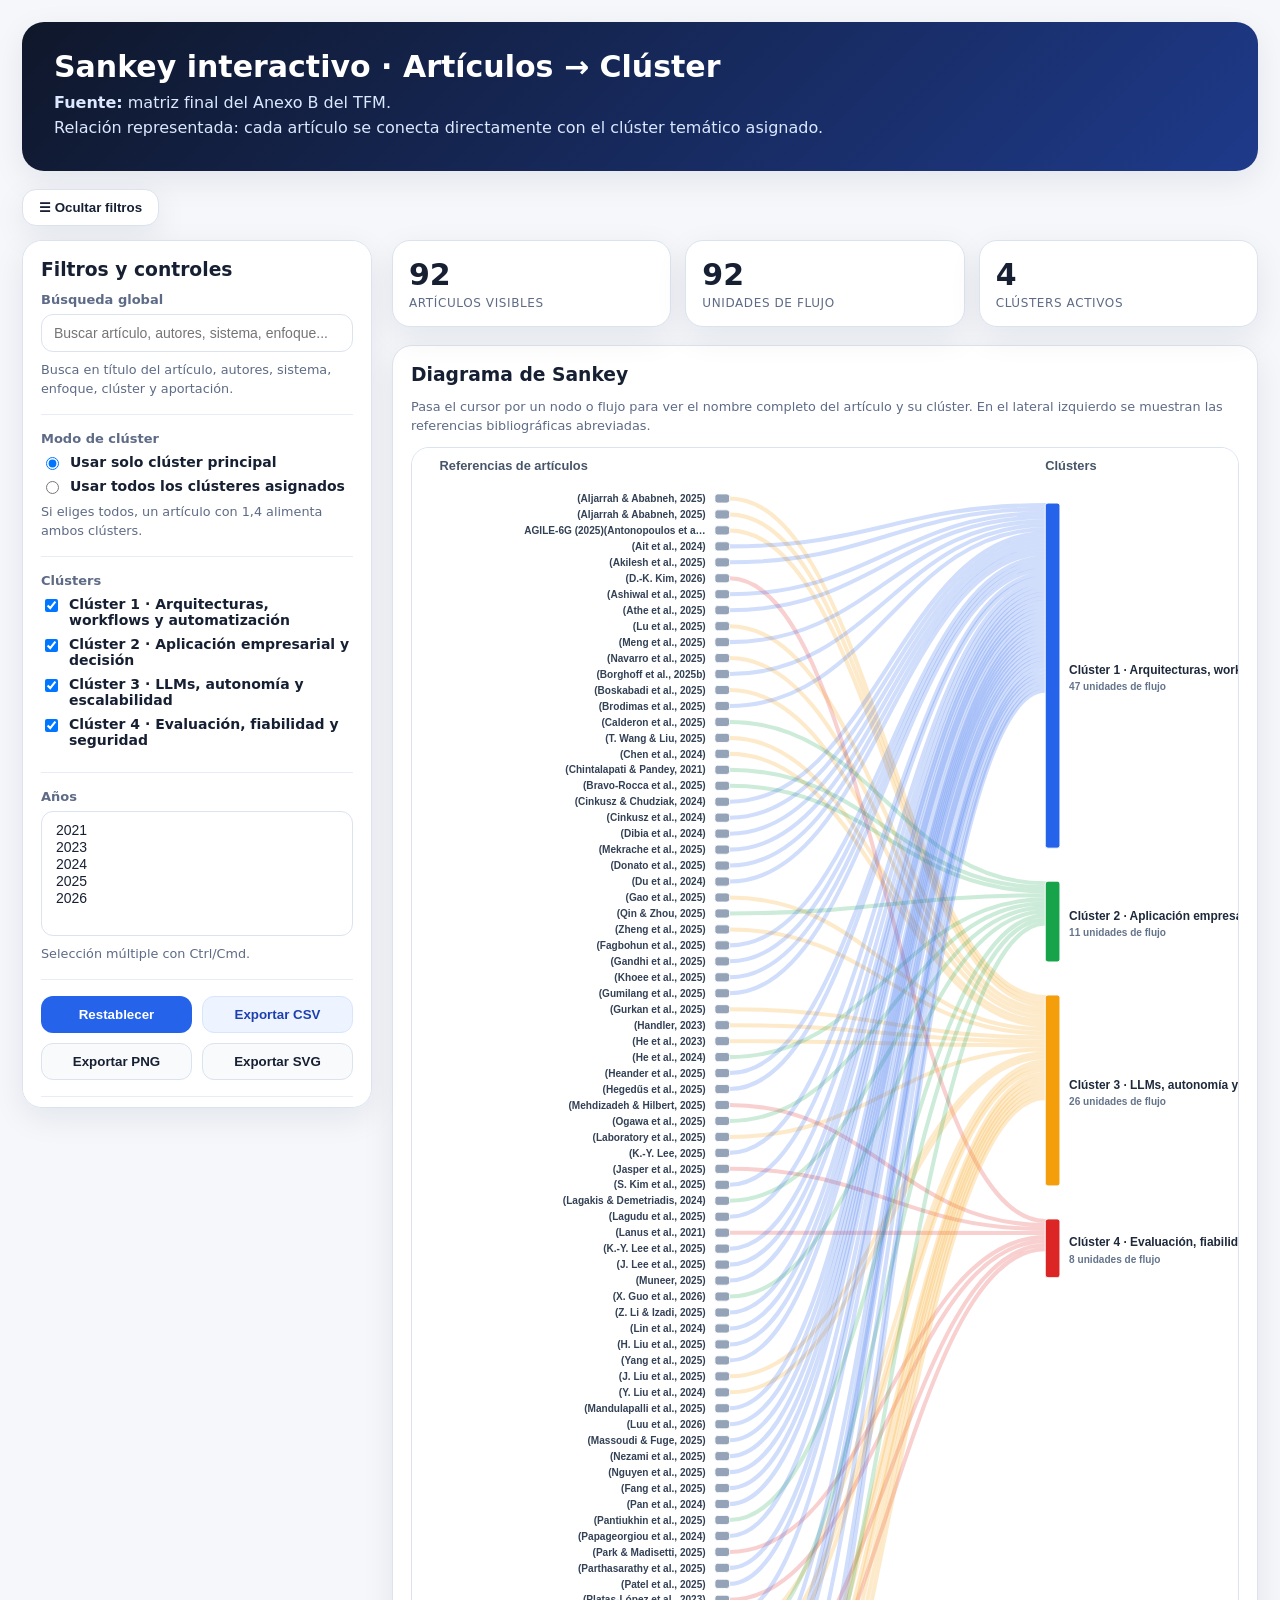
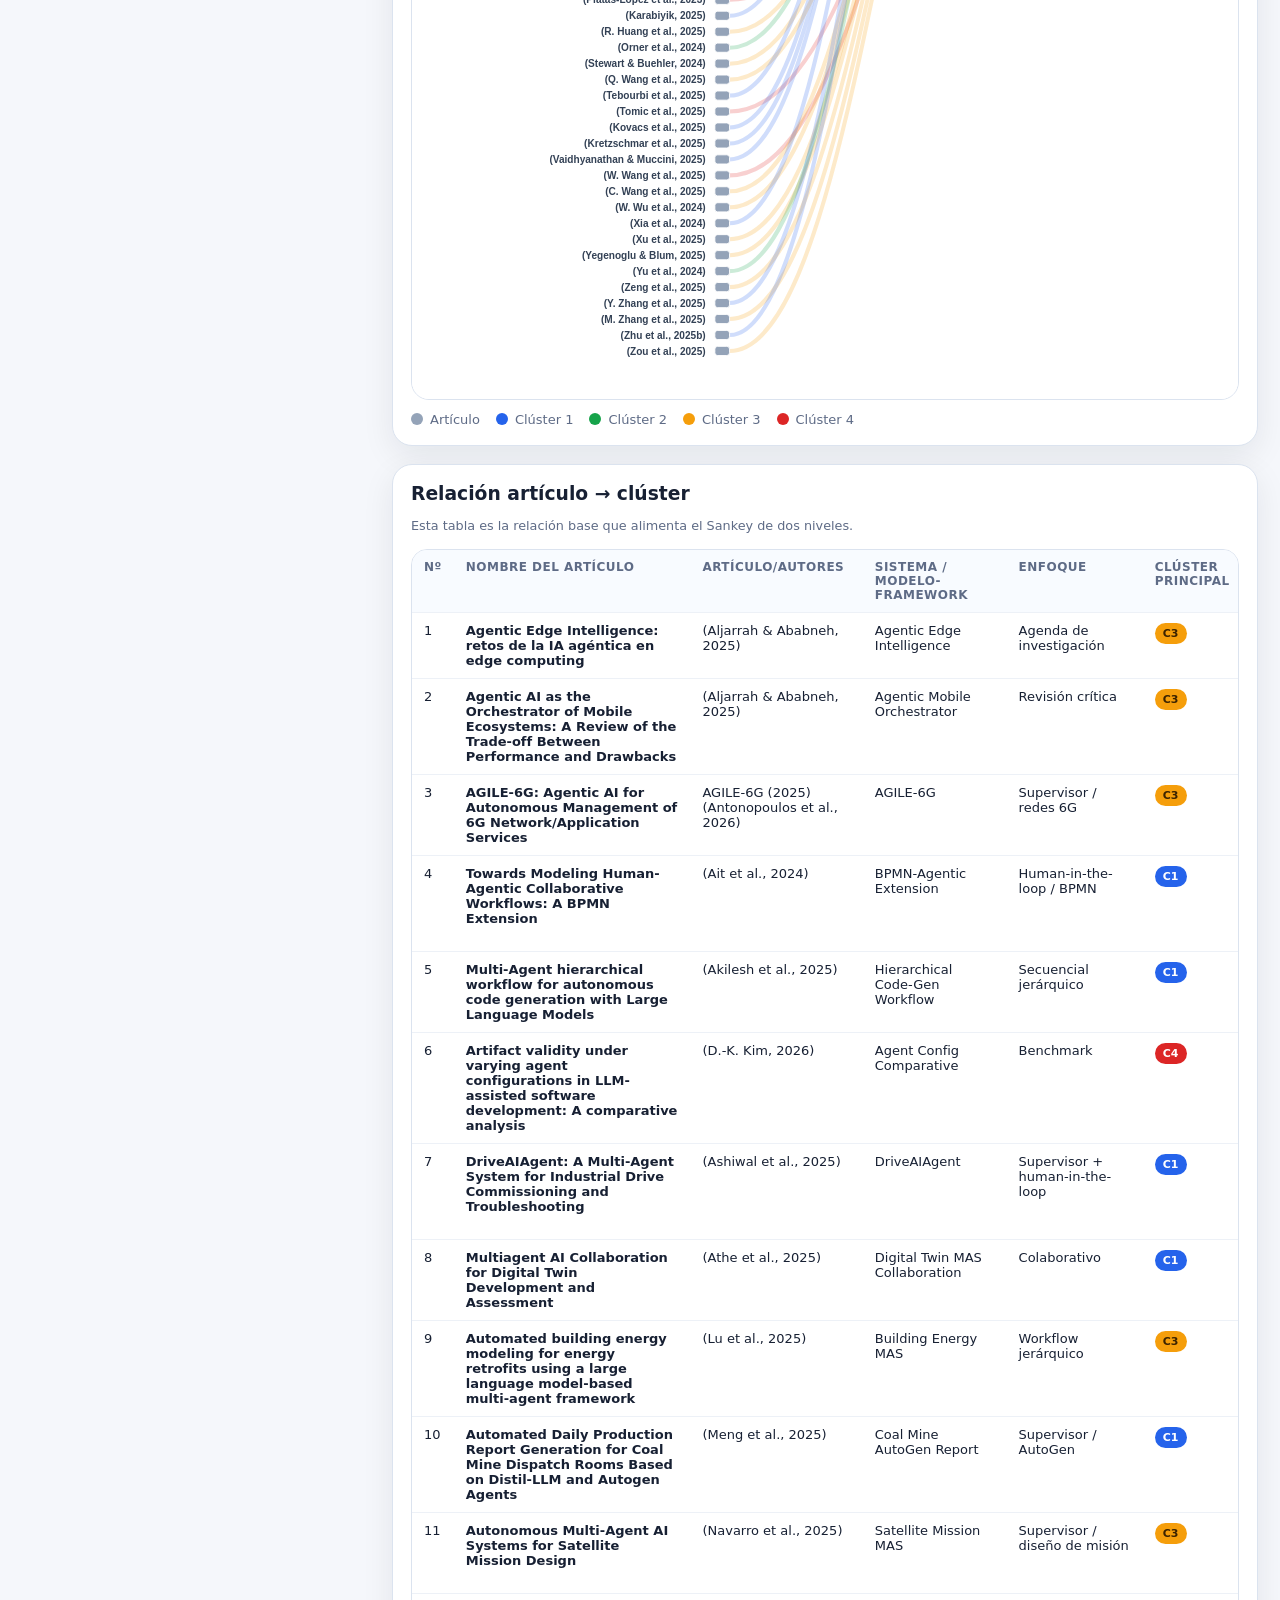
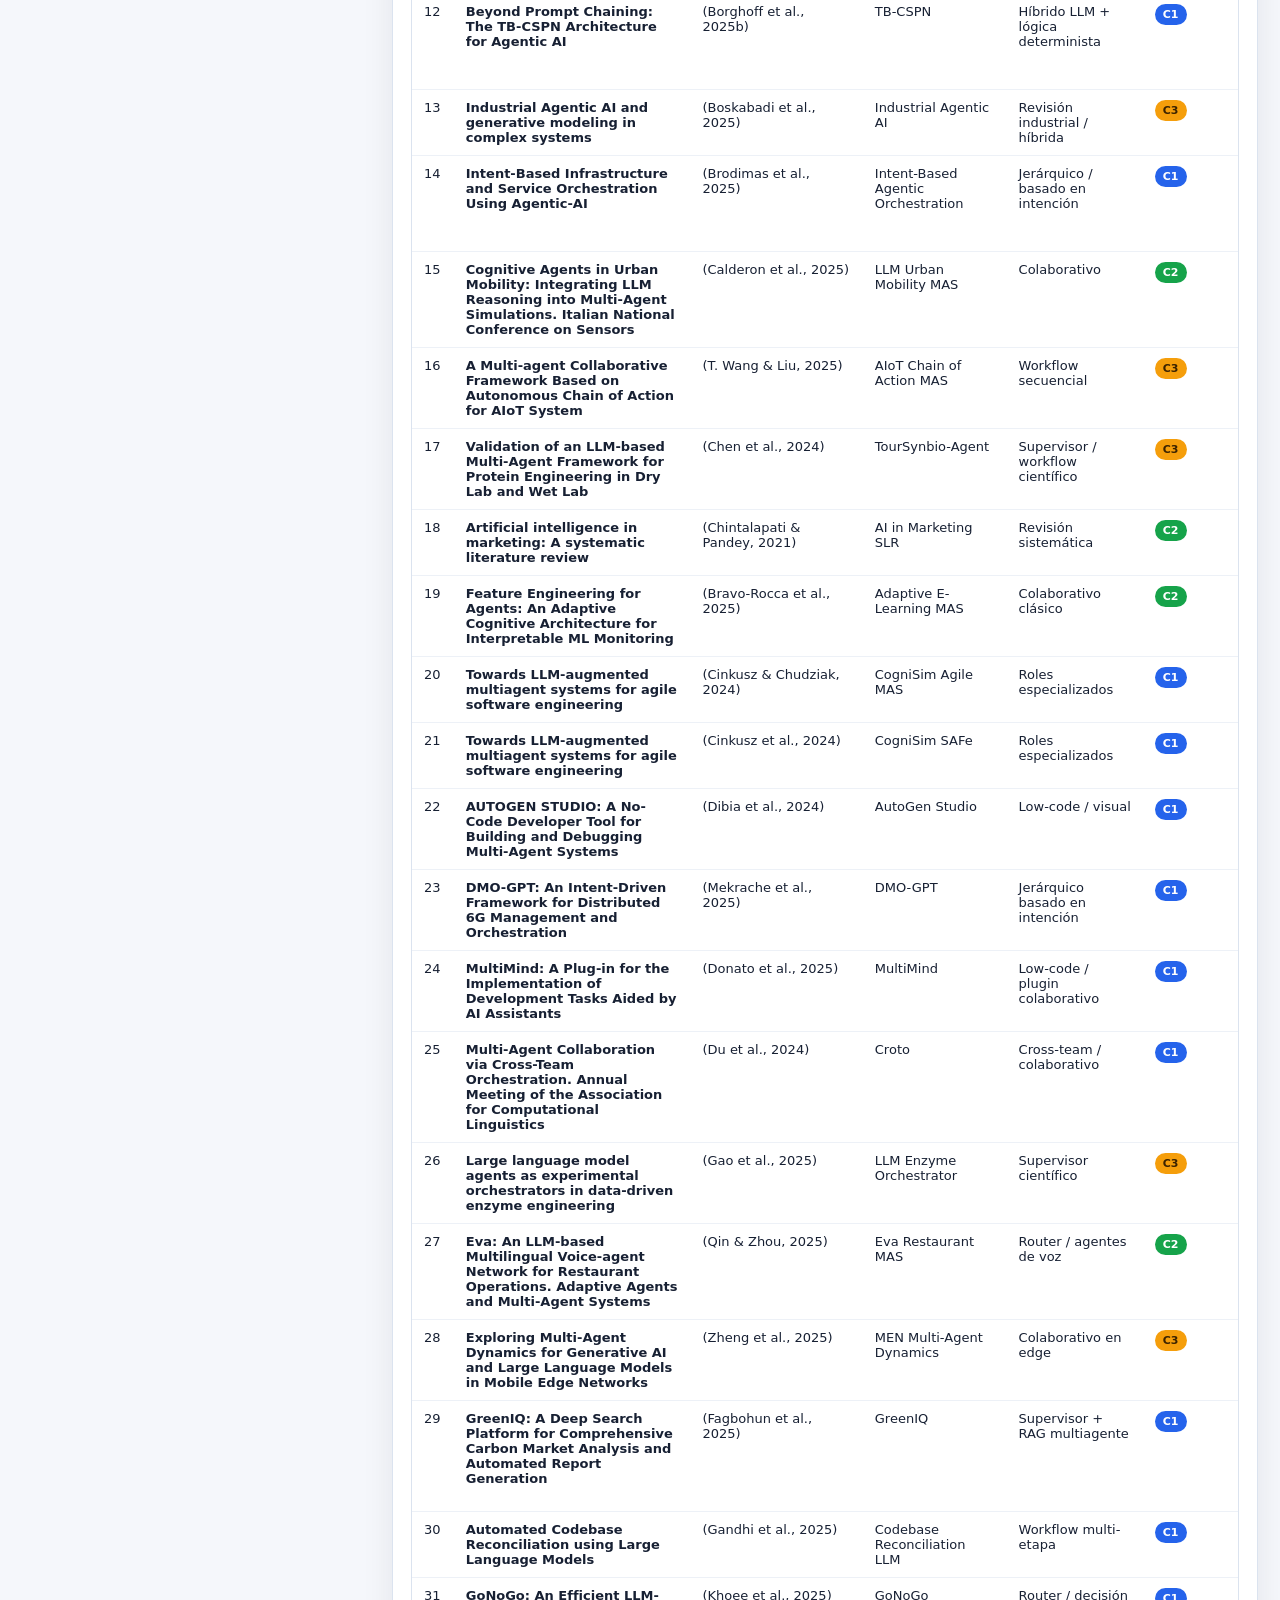
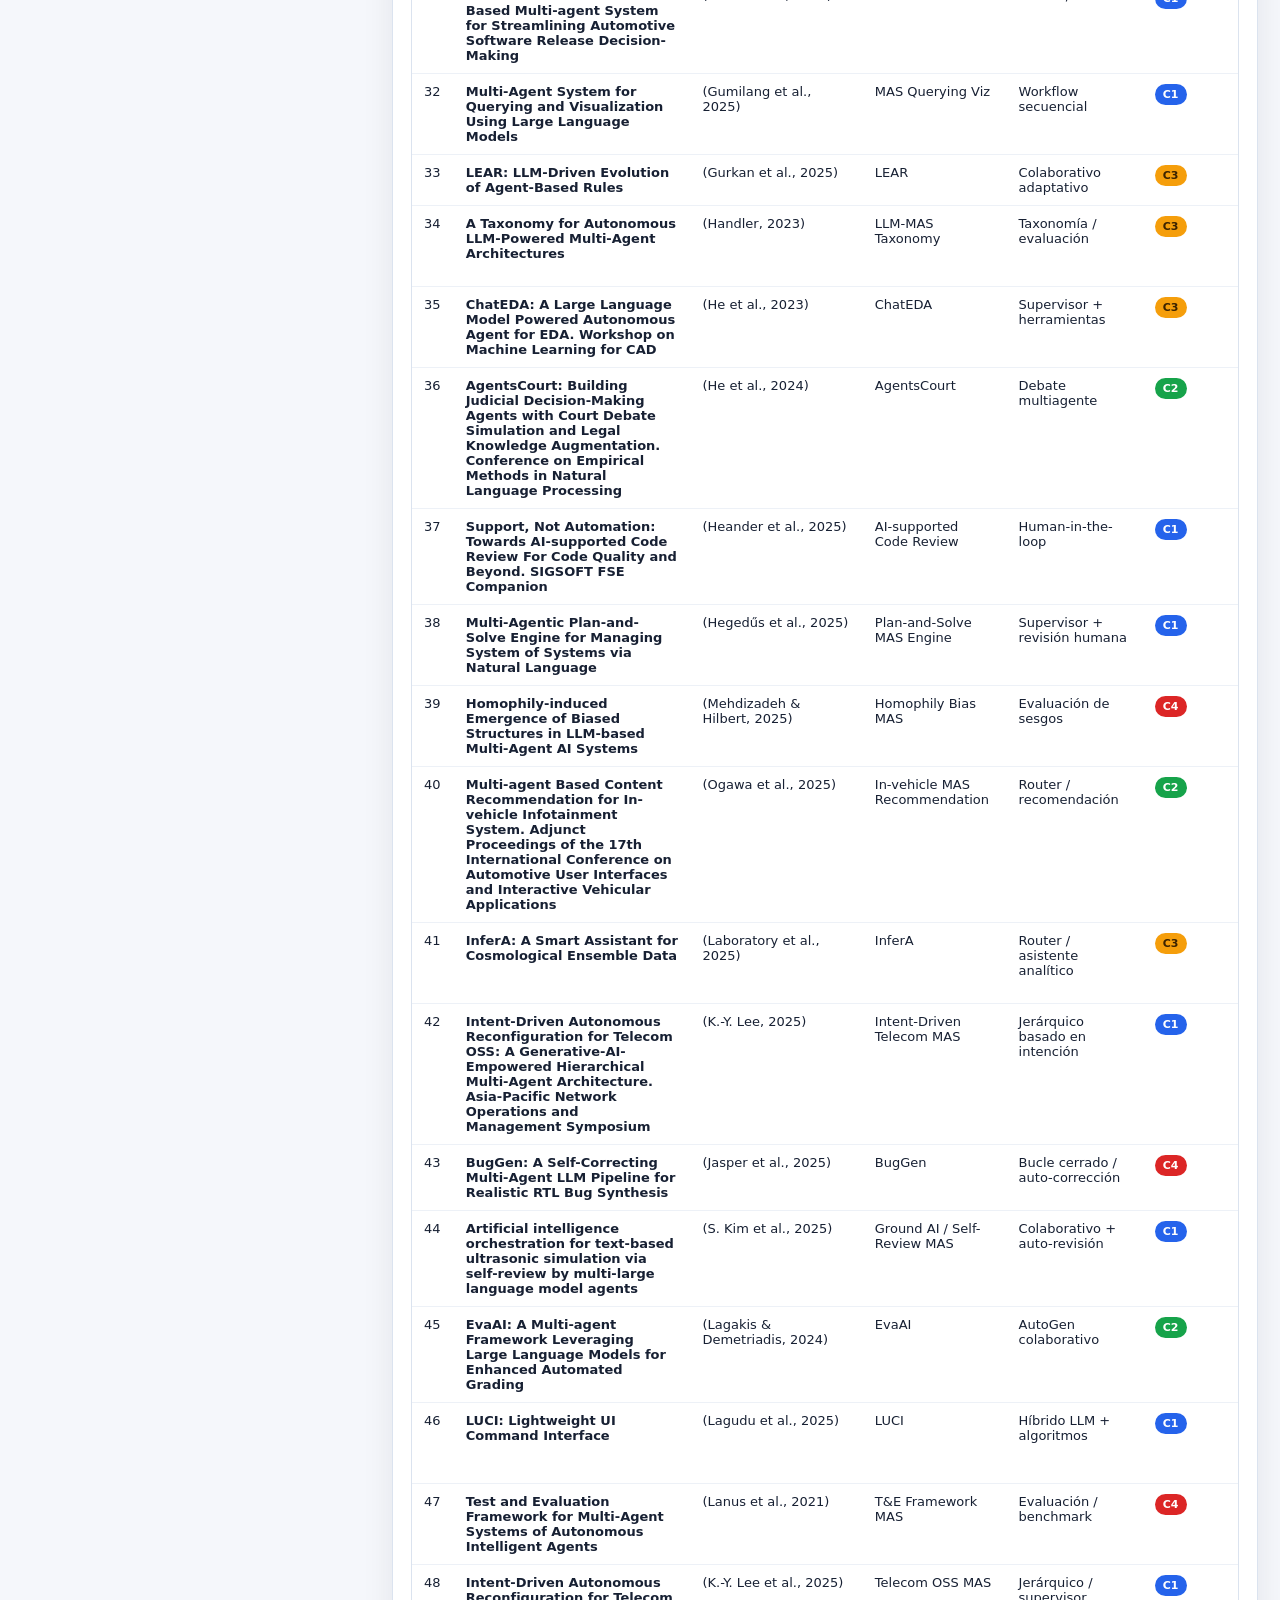
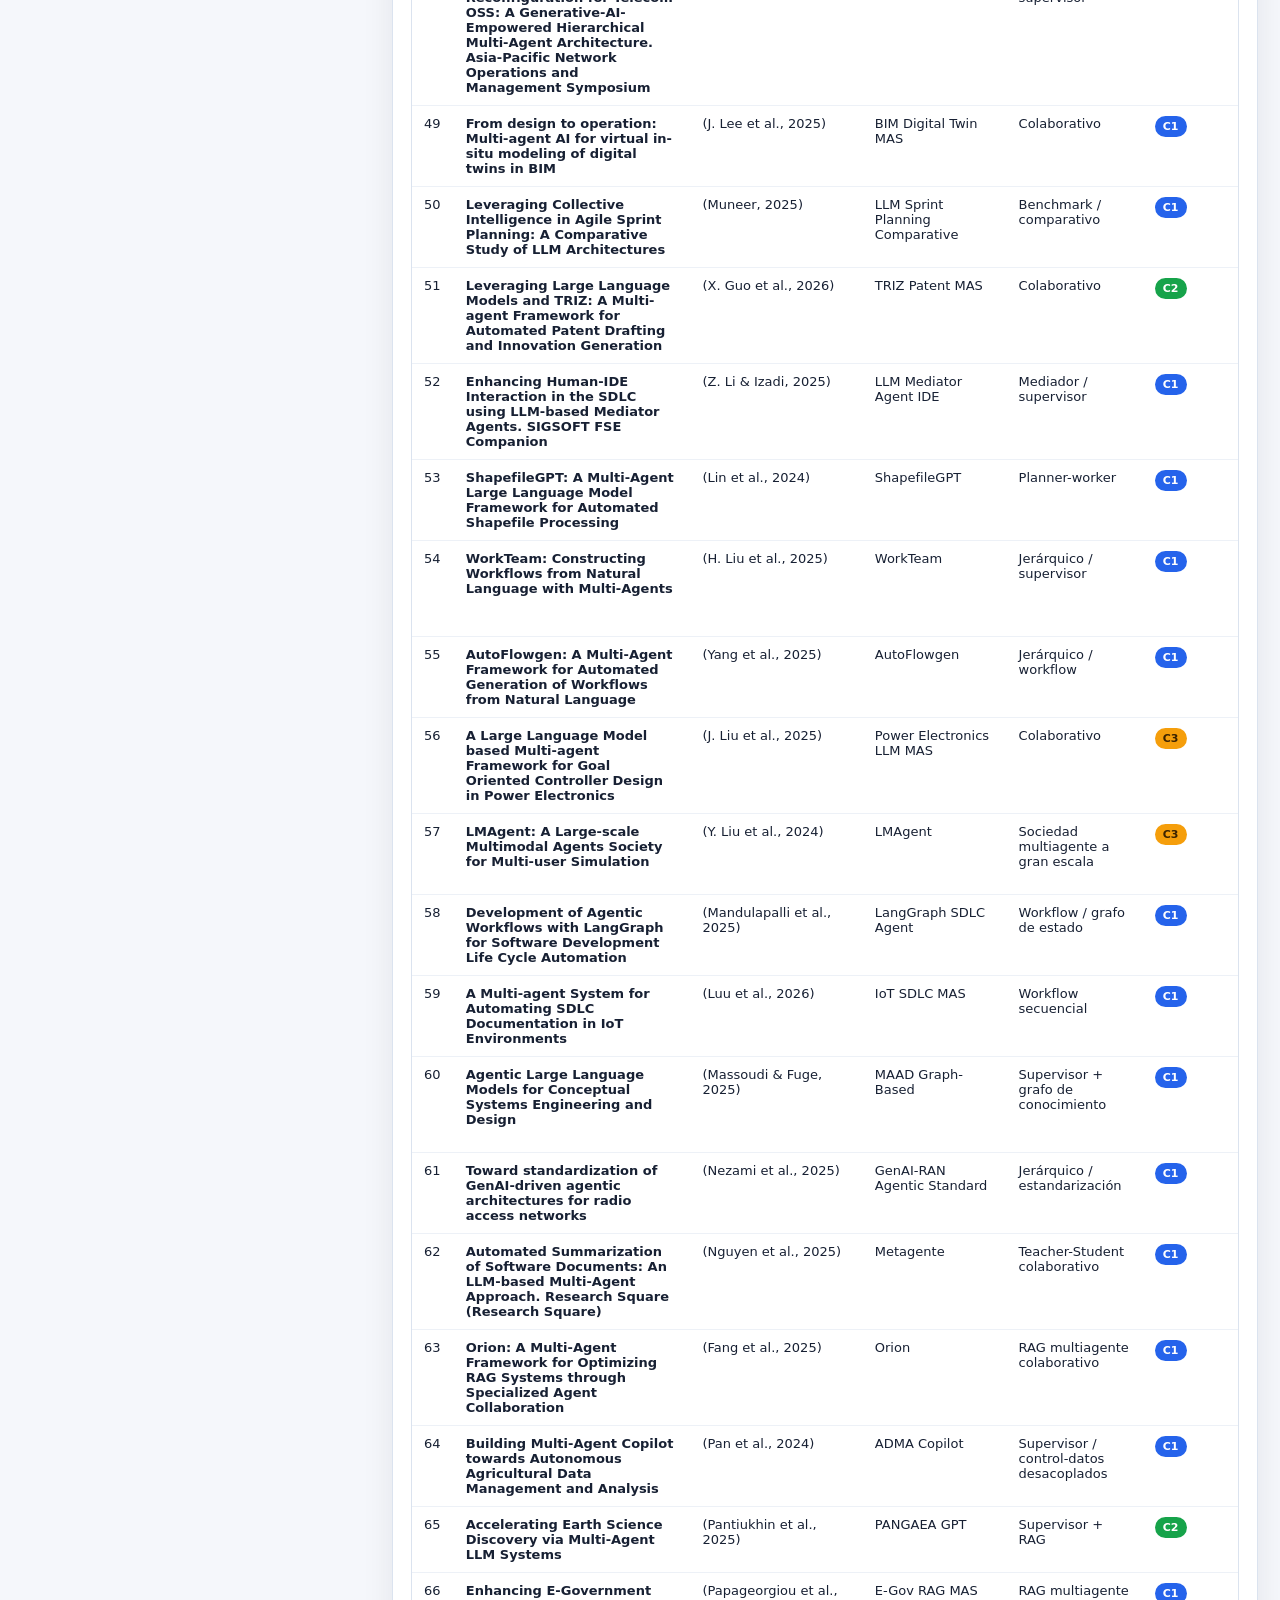
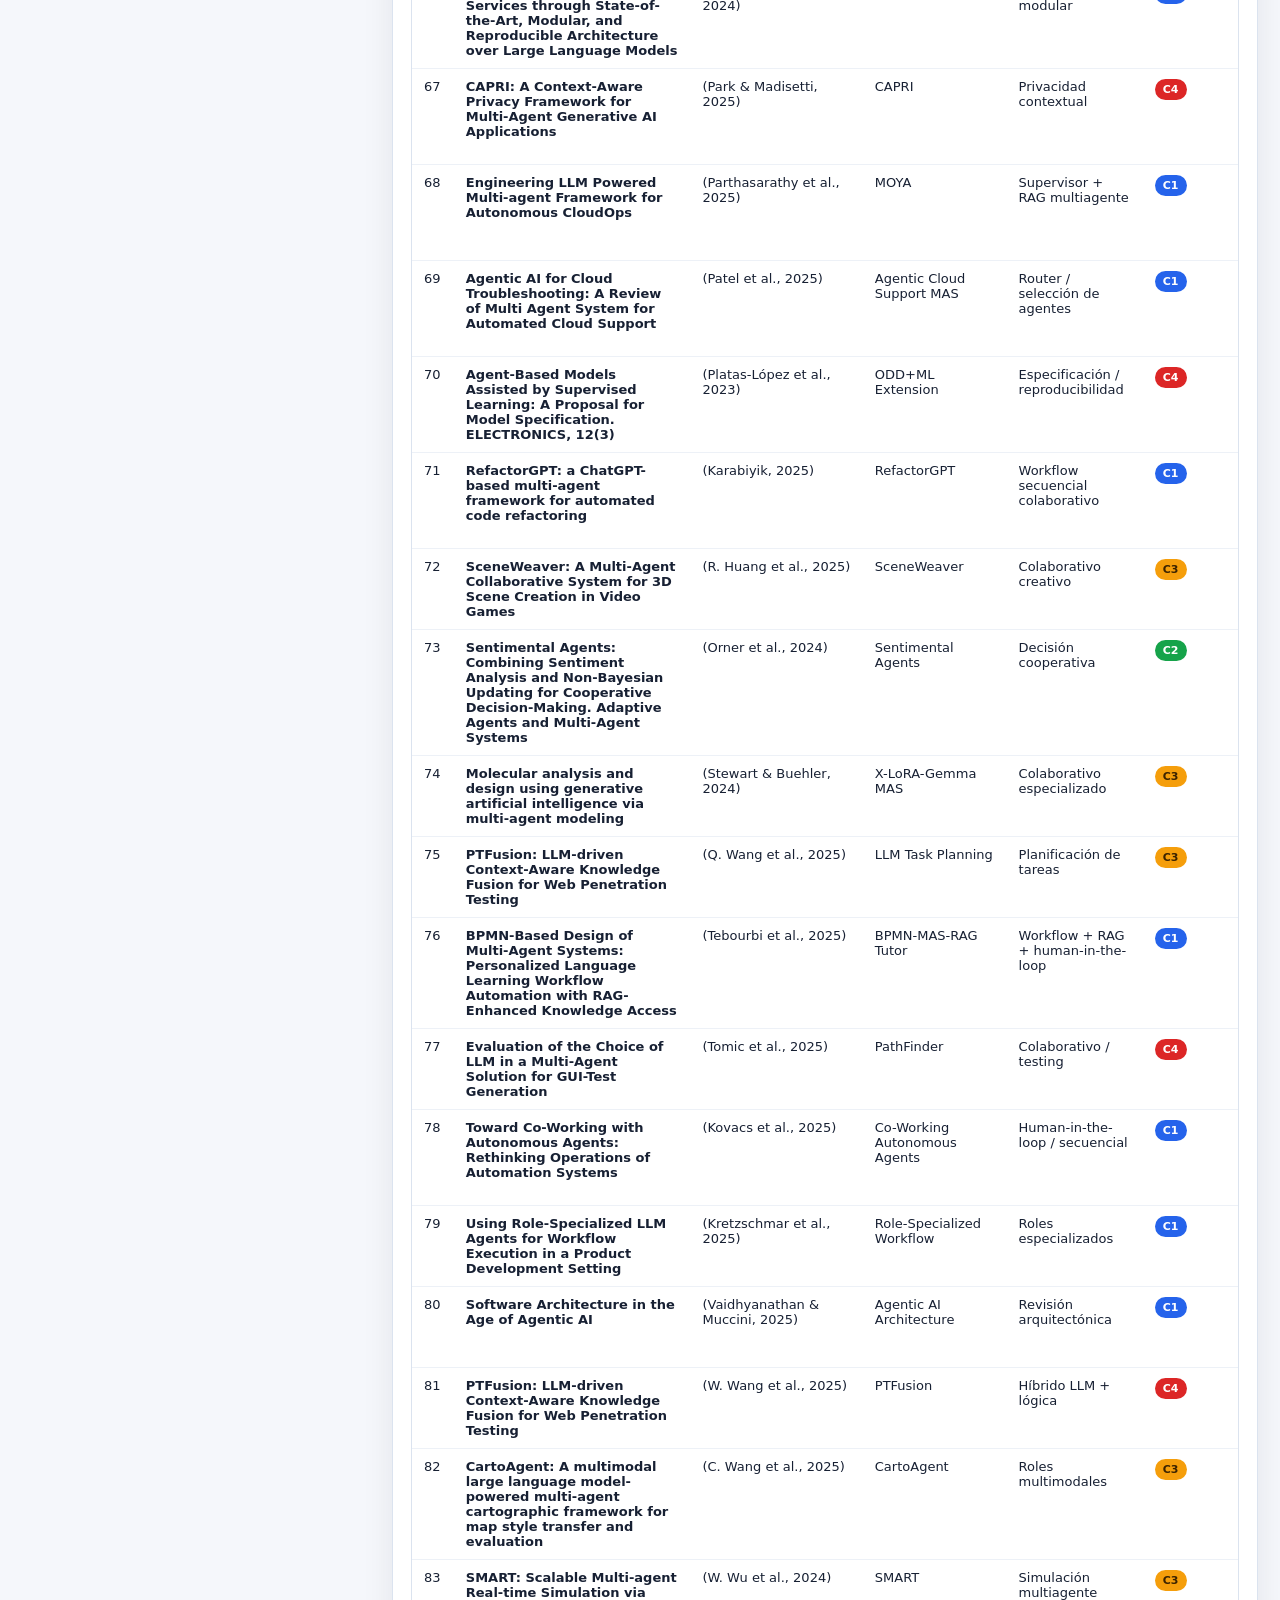
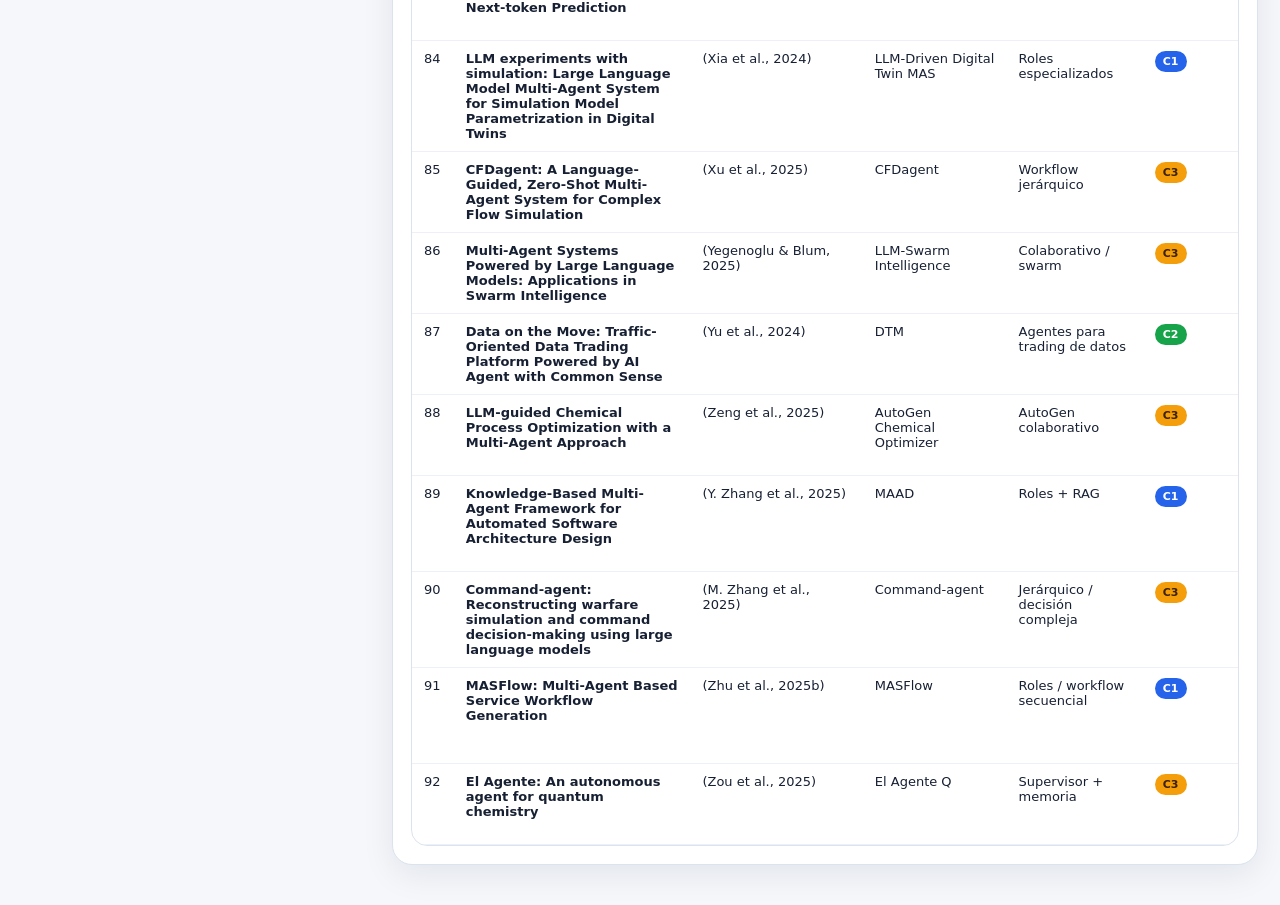
<file: interactive_sankey_diagrams/sankey_2_niveles_articulos_cluster.html>
<!DOCTYPE html>
<html lang="es">
<head>
<meta charset="utf-8">
<meta name="viewport" content="width=device-width, initial-scale=1.0">
<title>Sankey 2 niveles · Artículos → Clúster</title>
<style>
:root{--bg:#f5f7fb;--card:#fff;--text:#172033;--muted:#5e6b86;--line:#dbe3ef;--accent:#2563eb;--accent2:#1e40af;--article:#94a3b8;--c1:#2563eb;--c2:#16a34a;--c3:#f59e0b;--c4:#dc2626;--shadow:0 10px 32px rgba(15,23,42,.08)}
*{box-sizing:border-box}body{margin:0;background:var(--bg);color:var(--text);font-family:Inter,Segoe UI,system-ui,-apple-system,Roboto,Arial,sans-serif;overflow-x:hidden}.container{width:100%;max-width:1700px;margin:0 auto;padding:22px}.hero{background:linear-gradient(135deg,#0f172a,#1e3a8a);color:white;border-radius:22px;padding:28px 32px;box-shadow:var(--shadow);margin-bottom:18px}.hero h1{margin:0 0 8px;font-size:30px;line-height:1.15}.hero p{margin:6px 0;color:#dbe8ff;max-width:1160px}.toolbar{display:flex;justify-content:flex-start;margin:0 0 14px}.toggle-filters{border:1px solid var(--line);background:#fff;color:var(--text);border-radius:14px;padding:10px 16px;font-weight:800;cursor:pointer;box-shadow:var(--shadow)}.toggle-filters:hover{background:#f8fbff}.grid{display:grid;grid-template-columns:350px minmax(0,1fr);gap:20px;align-items:start}.grid.filters-hidden{grid-template-columns:1fr}.grid.filters-hidden .panel{display:none}.panel,.card{background:var(--card);border:1px solid var(--line);border-radius:20px;box-shadow:var(--shadow)}.panel{padding:18px;position:sticky;top:16px;max-height:calc(100vh - 32px);overflow:auto}.main{min-width:0}.card{padding:18px;margin-bottom:18px;min-width:0}h2,h3{margin:0 0 12px}.section{border-bottom:1px solid #e8edf5;margin-bottom:16px;padding-bottom:16px}.section:last-child{border-bottom:0;margin-bottom:0;padding-bottom:0}label{display:block;color:var(--muted);font-size:13px;font-weight:700;margin-bottom:7px}input[type=text],select{width:100%;border:1px solid var(--line);border-radius:12px;padding:10px 12px;font-size:14px;background:white;color:var(--text)}select[multiple]{min-height:125px}.check{display:flex;gap:8px;align-items:start;color:var(--text);font-size:14px;font-weight:600;margin:8px 0}.hint,.note{font-size:12.8px;color:var(--muted);line-height:1.5}.btnrow{display:grid;grid-template-columns:1fr 1fr;gap:10px}button{border:0;border-radius:12px;padding:10px 12px;font-weight:800;cursor:pointer}button.primary{background:var(--accent);color:white}button.secondary{background:#eef4ff;color:var(--accent2);border:1px solid #d8e5ff}button.light{background:#f8fafc;border:1px solid var(--line);color:var(--text)}.stats{display:grid;grid-template-columns:repeat(auto-fit,minmax(220px,1fr));gap:14px;margin-bottom:18px}.stat{background:var(--card);border:1px solid var(--line);border-radius:18px;padding:16px;box-shadow:var(--shadow)}.stat .v{font-size:30px;font-weight:900}.stat .l{color:var(--muted);font-size:12px;text-transform:uppercase;letter-spacing:.05em;margin-top:4px}.chartbox{border:1px solid var(--line);border-radius:18px;background:linear-gradient(#fff,#fbfcff);overflow:hidden;width:100%}#chart{width:100%;min-width:0}#chart svg{width:100%;height:auto;display:block}.legend{display:flex;gap:16px;flex-wrap:wrap;margin-top:12px;color:var(--muted);font-size:13px}.legend span{display:inline-flex;align-items:center;gap:7px}.dot{width:12px;height:12px;border-radius:999px;display:inline-block}.tablewrap{border:1px solid var(--line);border-radius:16px;overflow:auto;margin-top:14px}table{border-collapse:collapse;width:100%;min-width:1100px;font-size:13px}th,td{padding:10px 12px;border-bottom:1px solid #edf1f7;vertical-align:top}th{background:#f8fbff;text-align:left;color:var(--muted);font-size:12px;text-transform:uppercase;letter-spacing:.04em}tr:hover td{background:#fbfdff}.badge{display:inline-block;border-radius:999px;padding:4px 8px;color:white;font-size:11px;font-weight:900;margin-right:4px}.b1{background:var(--c1)}.b2{background:var(--c2)}.b3{background:var(--c3);color:#3b2300}.b4{background:var(--c4)}.tooltip{position:fixed;pointer-events:none;z-index:999;background:rgba(15,23,42,.96);color:#fff;border-radius:12px;padding:12px 14px;max-width:420px;font-size:12.5px;line-height:1.45;opacity:0;transform:translateY(5px);transition:.12s;box-shadow:0 14px 36px rgba(0,0,0,.35)}.tooltip strong{color:#fff}.empty{padding:28px;text-align:center;color:var(--muted)}.flow{cursor:pointer;transition:.15s}.flow:hover{stroke-opacity:.95!important}.node{cursor:pointer}.pillbox{display:flex;gap:8px;flex-wrap:wrap;margin-top:10px}.pill{padding:5px 9px;border-radius:999px;border:1px solid var(--line);background:#fff;color:var(--muted);font-size:12px}@media(max-width:1100px){.grid{grid-template-columns:1fr}.panel{position:static;max-height:none}}@media(max-width:650px){.container{padding:12px}.hero h1{font-size:23px}.btnrow{grid-template-columns:1fr}}
</style>
</head>
<body>
<div class="container">
  <section class="hero"><h1>Sankey interactivo · Artículos → Clúster</h1><p><strong>Fuente:</strong> matriz final del Anexo B del TFM.</p><p>Relación representada: cada artículo se conecta directamente con el clúster temático asignado.</p></section>
  <div class="toolbar"><button class="toggle-filters" id="toggleFilters" type="button">☰ Ocultar filtros</button></div>
  <div class="grid" id="layoutGrid">
    <aside class="panel">
      <h3>Filtros y controles</h3>
      <div class="section"><label>Búsqueda global</label><input id="q" type="text" placeholder="Buscar artículo, autores, sistema, enfoque..."><div class="hint" style="margin-top:8px">Busca en título del artículo, autores, sistema, enfoque, clúster y aportación.</div></div>
      <div class="section"><label>Modo de clúster</label><label class="check"><input type="radio" name="cmode" value="primary" checked> Usar solo clúster principal</label><label class="check"><input type="radio" name="cmode" value="all"> Usar todos los clústeres asignados</label><div class="hint">Si eliges todos, un artículo con 1,4 alimenta ambos clústers.</div></div>
      <div class="section"><label>Clústers</label><div id="clusterChecks"></div></div>
      <div class="section"><label>Años</label><select id="years" multiple></select><div class="hint" style="margin-top:8px">Selección múltiple con Ctrl/Cmd.</div></div>
      <div class="section"><div class="btnrow"><button class="primary" id="reset">Restablecer</button><button class="secondary" id="csv">Exportar CSV</button></div><div class="btnrow" style="margin-top:10px"><button class="light" id="png">Exportar PNG</button><button class="light" id="svgbtn">Exportar SVG</button></div></div>
      <div class="section"><h3 style="font-size:14px">Lectura rápida</h3><div class="note">Izquierda: artículos. Derecha: clústers. El grosor del flujo indica cuántas unidades de relación alimentan cada clúster.</div><div class="pillbox"><span class="pill">2 niveles</span><span class="pill">92 artículos</span><span class="pill">4 clústers</span></div></div>
    </aside>
    <main class="main">
      <section class="stats"><div class="stat"><div class="v" id="sArticles">0</div><div class="l">Artículos visibles</div></div><div class="stat"><div class="v" id="sFlows">0</div><div class="l">Unidades de flujo</div></div><div class="stat"><div class="v" id="sClusters">0</div><div class="l">Clústers activos</div></div></section>
      <section class="card"><h3>Diagrama de Sankey</h3><div class="note" style="margin-bottom:12px">Pasa el cursor por un nodo o flujo para ver el nombre completo del artículo y su clúster. En el lateral izquierdo se muestran las referencias bibliográficas abreviadas.</div><div class="chartbox"><div id="chart"></div></div><div class="legend"><span><i class="dot" style="background:var(--article)"></i>Artículo</span><span><i class="dot" style="background:var(--c1)"></i>Clúster 1</span><span><i class="dot" style="background:var(--c2)"></i>Clúster 2</span><span><i class="dot" style="background:var(--c3)"></i>Clúster 3</span><span><i class="dot" style="background:var(--c4)"></i>Clúster 4</span></div></section>
      <section class="card"><h3>Relación artículo → clúster</h3><div class="note">Esta tabla es la relación base que alimenta el Sankey de dos niveles.</div><div class="tablewrap"><table><thead><tr><th>Nº</th><th>Nombre del artículo</th><th>Artículo/autores</th><th>Sistema / modelo-framework</th><th>Enfoque</th><th>Clúster principal</th><th>Clúster secundario</th><th>Aportación</th></tr></thead><tbody id="tbody"></tbody></table></div></section>
    </main>
  </div>
</div>
<div id="tip" class="tooltip"></div>
<script>
const DATA = [{"n": 1, "articulo": "(Aljarrah & Ababneh, 2025)", "sistema": "Agentic Edge Intelligence", "enfoque": "Agenda de investigación", "clusters": [3], "clusterPrincipal": 3, "clusterSecundario": null, "aportacion": "Retos de IA agéntica en edge computing.", "year": "2025", "tituloArticulo": "Agentic Edge Intelligence: retos de la IA agéntica en edge computing"}, {"n": 2, "articulo": "(Aljarrah & Ababneh, 2025)", "sistema": "Agentic Mobile Orchestrator", "enfoque": "Revisión crítica", "clusters": [3, 4], "clusterPrincipal": 3, "clusterSecundario": 4, "aportacion": "Revisa trade-offs de rendimiento y limitaciones.", "year": "2025", "tituloArticulo": "Agentic AI as the Orchestrator of Mobile Ecosystems: A Review of the Trade-off Between Performance and Drawbacks"}, {"n": 3, "articulo": "AGILE-6G (2025)(Antonopoulos et al., 2026)", "sistema": "AGILE-6G", "enfoque": "Supervisor / redes 6G", "clusters": [3, 1], "clusterPrincipal": 3, "clusterSecundario": 1, "aportacion": "Gestión autónoma de servicios 6G.", "year": "2025", "tituloArticulo": "AGILE-6G: Agentic AI for Autonomous Management of 6G Network/Application Services"}, {"n": 4, "articulo": "(Ait et al., 2024)", "sistema": "BPMN-Agentic Extension", "enfoque": "Human-in-the-loop / BPMN", "clusters": [1, 4], "clusterPrincipal": 1, "clusterSecundario": 4, "aportacion": "Formaliza workflows humano-agente mediante extensión BPMN.", "year": "2024", "tituloArticulo": "Towards Modeling Human-Agentic Collaborative Workflows: A BPMN Extension"}, {"n": 5, "articulo": "(Akilesh et al., 2025)", "sistema": "Hierarchical Code-Gen Workflow", "enfoque": "Secuencial jerárquico", "clusters": [1, 3], "clusterPrincipal": 1, "clusterSecundario": 3, "aportacion": "Pipeline de agentes para generar, probar y depurar código.", "year": "2025", "tituloArticulo": "Multi-Agent hierarchical workflow for autonomous code generation with Large Language Models"}, {"n": 6, "articulo": "(D.-K. Kim, 2026)", "sistema": "Agent Config Comparative", "enfoque": "Benchmark", "clusters": [4, 1], "clusterPrincipal": 4, "clusterSecundario": 1, "aportacion": "Compara configuraciones de agentes LLM.", "year": "2026", "tituloArticulo": "Artifact validity under varying agent configurations in LLM-assisted software development: A comparative analysis"}, {"n": 7, "articulo": "(Ashiwal et al., 2025)", "sistema": "DriveAIAgent", "enfoque": "Supervisor + human-in-the-loop", "clusters": [1, 2], "clusterPrincipal": 1, "clusterSecundario": 2, "aportacion": "Sistema industrial con agentes especializados y herramientas externas.", "year": "2025", "tituloArticulo": "DriveAIAgent: A Multi-Agent System for Industrial Drive Commissioning and Troubleshooting"}, {"n": 8, "articulo": "(Athe et al., 2025)", "sistema": "Digital Twin MAS Collaboration", "enfoque": "Colaborativo", "clusters": [1, 2], "clusterPrincipal": 1, "clusterSecundario": 2, "aportacion": "Colaboración multiagente para gemelos digitales.", "year": "2025", "tituloArticulo": "Multiagent AI Collaboration for Digital Twin Development and Assessment"}, {"n": 9, "articulo": "(Lu et al., 2025)", "sistema": "Building Energy MAS", "enfoque": "Workflow jerárquico", "clusters": [3, 2], "clusterPrincipal": 3, "clusterSecundario": 2, "aportacion": "Automatiza modelado energético de edificios.", "year": "2025", "tituloArticulo": "Automated building energy modeling for energy retrofits using a large language model-based multi-agent framework"}, {"n": 10, "articulo": "(Meng et al., 2025)", "sistema": "Coal Mine AutoGen Report", "enfoque": "Supervisor / AutoGen", "clusters": [1, 2], "clusterPrincipal": 1, "clusterSecundario": 2, "aportacion": "Generación automática de informes industriales.", "year": "2025", "tituloArticulo": "Automated Daily Production Report Generation for Coal Mine Dispatch Rooms Based on Distil-LLM and Autogen Agents"}, {"n": 11, "articulo": "(Navarro et al., 2025)", "sistema": "Satellite Mission MAS", "enfoque": "Supervisor / diseño de misión", "clusters": [3, 1], "clusterPrincipal": 3, "clusterSecundario": 1, "aportacion": "Agentes especializados para diseño satelital.", "year": "2025", "tituloArticulo": "Autonomous Multi-Agent AI Systems for Satellite Mission Design"}, {"n": 12, "articulo": "(Borghoff et al., 2025b)", "sistema": "TB-CSPN", "enfoque": "Híbrido LLM + lógica determinista", "clusters": [1, 4], "clusterPrincipal": 1, "clusterSecundario": 4, "aportacion": "Separa razonamiento semántico y coordinación formal.", "year": "2025", "tituloArticulo": "Beyond Prompt Chaining: The TB-CSPN Architecture for Agentic AI"}, {"n": 13, "articulo": "(Boskabadi et al., 2025)", "sistema": "Industrial Agentic AI", "enfoque": "Revisión industrial / híbrida", "clusters": [3, 1], "clusterPrincipal": 3, "clusterSecundario": 1, "aportacion": "Revisión de IA agéntica industrial.", "year": "2025", "tituloArticulo": "Industrial Agentic AI and generative modeling in complex systems"}, {"n": 14, "articulo": "(Brodimas et al., 2025)", "sistema": "Intent-Based Agentic Orchestration", "enfoque": "Jerárquico / basado en intención", "clusters": [1, 3], "clusterPrincipal": 1, "clusterSecundario": 3, "aportacion": "Traduce intenciones del usuario en acciones de orquestación.", "year": "2025", "tituloArticulo": "Intent-Based Infrastructure and Service Orchestration Using Agentic-AI"}, {"n": 15, "articulo": "(Calderon et al., 2025)", "sistema": "LLM Urban Mobility MAS", "enfoque": "Colaborativo", "clusters": [2, 3], "clusterPrincipal": 2, "clusterSecundario": 3, "aportacion": "Simulación de movilidad urbana con agentes cognitivos.", "year": "2025", "tituloArticulo": "Cognitive Agents in Urban Mobility: Integrating LLM Reasoning into Multi-Agent Simulations. Italian National Conference on Sensors"}, {"n": 16, "articulo": "(T. Wang & Liu, 2025)", "sistema": "AIoT Chain of Action MAS", "enfoque": "Workflow secuencial", "clusters": [3, 1], "clusterPrincipal": 3, "clusterSecundario": 1, "aportacion": "Cadena de acción autónoma en AIoT.", "year": "2025", "tituloArticulo": "A Multi-agent Collaborative Framework Based on Autonomous Chain of Action for AIoT System"}, {"n": 17, "articulo": "(Chen et al., 2024)", "sistema": "TourSynbio-Agent", "enfoque": "Supervisor / workflow científico", "clusters": [3, 4], "clusterPrincipal": 3, "clusterSecundario": 4, "aportacion": "MAS para ingeniería de proteínas validado en laboratorio.", "year": "2024", "tituloArticulo": "Validation of an LLM-based Multi-Agent Framework for Protein Engineering in Dry Lab and Wet Lab"}, {"n": 18, "articulo": "(Chintalapati & Pandey, 2021)", "sistema": "AI in Marketing SLR", "enfoque": "Revisión sistemática", "clusters": [2], "clusterPrincipal": 2, "clusterSecundario": null, "aportacion": "SLR sobre IA en marketing.", "year": "2021", "tituloArticulo": "Artificial intelligence in marketing: A systematic literature review"}, {"n": 19, "articulo": "(Bravo-Rocca et al., 2025)", "sistema": "Adaptive E-Learning MAS", "enfoque": "Colaborativo clásico", "clusters": [2, 3], "clusterPrincipal": 2, "clusterSecundario": 3, "aportacion": "MAS adaptativo para e-learning.", "year": "2025", "tituloArticulo": "Feature Engineering for Agents: An Adaptive Cognitive Architecture for Interpretable ML Monitoring"}, {"n": 20, "articulo": "(Cinkusz & Chudziak, 2024)", "sistema": "CogniSim Agile MAS", "enfoque": "Roles especializados", "clusters": [1, 3], "clusterPrincipal": 1, "clusterSecundario": 3, "aportacion": "Agentes con roles en desarrollo ágil.", "year": "2024", "tituloArticulo": "Towards LLM-augmented multiagent systems for agile software engineering"}, {"n": 21, "articulo": "(Cinkusz et al., 2024)", "sistema": "CogniSim SAFe", "enfoque": "Roles especializados", "clusters": [1, 2], "clusterPrincipal": 1, "clusterSecundario": 2, "aportacion": "Agentes integrados en gestión ágil SAFe.", "year": "2024", "tituloArticulo": "Towards LLM-augmented multiagent systems for agile software engineering"}, {"n": 22, "articulo": "(Dibia et al., 2024)", "sistema": "AutoGen Studio", "enfoque": "Low-code / visual", "clusters": [1, 2], "clusterPrincipal": 1, "clusterSecundario": 2, "aportacion": "Herramienta no-code para construir y depurar MAS.", "year": "2024", "tituloArticulo": "AUTOGEN STUDIO: A No-Code Developer Tool for Building and Debugging Multi-Agent Systems"}, {"n": 23, "articulo": "(Mekrache et al., 2025)", "sistema": "DMO-GPT", "enfoque": "Jerárquico basado en intención", "clusters": [1, 3], "clusterPrincipal": 1, "clusterSecundario": 3, "aportacion": "Orquestación distribuida de redes 6G.", "year": "2025", "tituloArticulo": "DMO-GPT: An Intent-Driven Framework for Distributed 6G Management and Orchestration"}, {"n": 24, "articulo": "(Donato et al., 2025)", "sistema": "MultiMind", "enfoque": "Low-code / plugin colaborativo", "clusters": [1, 2], "clusterPrincipal": 1, "clusterSecundario": 2, "aportacion": "Orquesta asistentes IA dentro de IDEs.", "year": "2025", "tituloArticulo": "MultiMind: A Plug-in for the Implementation of Development Tasks Aided by AI Assistants"}, {"n": 25, "articulo": "(Du et al., 2024)", "sistema": "Croto", "enfoque": "Cross-team / colaborativo", "clusters": [1, 3], "clusterPrincipal": 1, "clusterSecundario": 3, "aportacion": "Varios equipos de agentes exploran soluciones en paralelo.", "year": "2024", "tituloArticulo": "Multi-Agent Collaboration via Cross-Team Orchestration. Annual Meeting of the Association for Computational Linguistics"}, {"n": 26, "articulo": "(Gao et al., 2025)", "sistema": "LLM Enzyme Orchestrator", "enfoque": "Supervisor científico", "clusters": [3, 1], "clusterPrincipal": 3, "clusterSecundario": 1, "aportacion": "Agentes LLM como orquestadores experimentales.", "year": "2025", "tituloArticulo": "Large language model agents as experimental orchestrators in data-driven enzyme engineering"}, {"n": 27, "articulo": "(Qin & Zhou, 2025)", "sistema": "Eva Restaurant MAS", "enfoque": "Router / agentes de voz", "clusters": [2, 1], "clusterPrincipal": 2, "clusterSecundario": 1, "aportacion": "Red de agentes para operaciones de restaurante.", "year": "2025", "tituloArticulo": "Eva: An LLM-based Multilingual Voice-agent Network for Restaurant Operations. Adaptive Agents and Multi-Agent Systems"}, {"n": 28, "articulo": "(Zheng et al., 2025)", "sistema": "MEN Multi-Agent Dynamics", "enfoque": "Colaborativo en edge", "clusters": [3], "clusterPrincipal": 3, "clusterSecundario": null, "aportacion": "Dinámicas multiagente en redes móviles edge.", "year": "2025", "tituloArticulo": "Exploring Multi-Agent Dynamics for Generative AI and Large Language Models in Mobile Edge Networks"}, {"n": 29, "articulo": "(Fagbohun et al., 2025)", "sistema": "GreenIQ", "enfoque": "Supervisor + RAG multiagente", "clusters": [1, 2], "clusterPrincipal": 1, "clusterSecundario": 2, "aportacion": "Agentes especializados para análisis documental y generación de informes.", "year": "2025", "tituloArticulo": "GreenIQ: A Deep Search Platform for Comprehensive Carbon Market Analysis and Automated Report Generation"}, {"n": 30, "articulo": "(Gandhi et al., 2025)", "sistema": "Codebase Reconciliation LLM", "enfoque": "Workflow multi-etapa", "clusters": [1, 3], "clusterPrincipal": 1, "clusterSecundario": 3, "aportacion": "Automatiza reconciliación de código con LLMs.", "year": "2025", "tituloArticulo": "Automated Codebase Reconciliation using Large Language Models"}, {"n": 31, "articulo": "(Khoee et al., 2025)", "sistema": "GoNoGo", "enfoque": "Router / decisión", "clusters": [1, 2], "clusterPrincipal": 1, "clusterSecundario": 2, "aportacion": "MAS para decisiones go/no-go en releases.", "year": "2025", "tituloArticulo": "GoNoGo: An Efficient LLM-Based Multi-agent System for Streamlining Automotive Software Release Decision-Making"}, {"n": 32, "articulo": "(Gumilang et al., 2025)", "sistema": "MAS Querying Viz", "enfoque": "Workflow secuencial", "clusters": [1, 2], "clusterPrincipal": 1, "clusterSecundario": 2, "aportacion": "Consulta, recuperación y visualización con LLMs.", "year": "2025", "tituloArticulo": "Multi-Agent System for Querying and Visualization Using Large Language Models"}, {"n": 33, "articulo": "(Gurkan et al., 2025)", "sistema": "LEAR", "enfoque": "Colaborativo adaptativo", "clusters": [3, 4], "clusterPrincipal": 3, "clusterSecundario": 4, "aportacion": "LLMs evolucionan reglas de agentes.", "year": "2025", "tituloArticulo": "LEAR: LLM-Driven Evolution of Agent-Based Rules"}, {"n": 34, "articulo": "(Handler, 2023)", "sistema": "LLM-MAS Taxonomy", "enfoque": "Taxonomía / evaluación", "clusters": [3, 1], "clusterPrincipal": 3, "clusterSecundario": 1, "aportacion": "Taxonomía de arquitecturas multiagente basadas en LLM.", "year": "2023", "tituloArticulo": "A Taxonomy for Autonomous LLM-Powered Multi-Agent Architectures"}, {"n": 35, "articulo": "(He et al., 2023)", "sistema": "ChatEDA", "enfoque": "Supervisor + herramientas", "clusters": [3, 1], "clusterPrincipal": 3, "clusterSecundario": 1, "aportacion": "Agente autónomo para flujos EDA.", "year": "2023", "tituloArticulo": "ChatEDA: A Large Language Model Powered Autonomous Agent for EDA. Workshop on Machine Learning for CAD"}, {"n": 36, "articulo": "(He et al., 2024)", "sistema": "AgentsCourt", "enfoque": "Debate multiagente", "clusters": [2, 3], "clusterPrincipal": 2, "clusterSecundario": 3, "aportacion": "Simula debate judicial con conocimiento legal.", "year": "2024", "tituloArticulo": "AgentsCourt: Building Judicial Decision-Making Agents with Court Debate Simulation and Legal Knowledge Augmentation. Conference on Empirical Methods in Natural Language Processing"}, {"n": 37, "articulo": "(Heander et al., 2025)", "sistema": "AI-supported Code Review", "enfoque": "Human-in-the-loop", "clusters": [1, 4], "clusterPrincipal": 1, "clusterSecundario": 4, "aportacion": "Defiende IA como soporte, no sustitución del humano.", "year": "2025", "tituloArticulo": "Support, Not Automation: Towards AI-supported Code Review For Code Quality and Beyond. SIGSOFT FSE Companion"}, {"n": 38, "articulo": "(Hegedűs et al., 2025)", "sistema": "Plan-and-Solve MAS Engine", "enfoque": "Supervisor + revisión humana", "clusters": [1, 4], "clusterPrincipal": 1, "clusterSecundario": 4, "aportacion": "Planifica y ejecuta tareas sobre sistemas heterogéneos.", "year": "2025", "tituloArticulo": "Multi-Agentic Plan-and-Solve Engine for Managing System of Systems via Natural Language"}, {"n": 39, "articulo": "(Mehdizadeh & Hilbert, 2025)", "sistema": "Homophily Bias MAS", "enfoque": "Evaluación de sesgos", "clusters": [4, 3], "clusterPrincipal": 4, "clusterSecundario": 3, "aportacion": "Analiza sesgos emergentes en MAS con LLMs.", "year": "2025", "tituloArticulo": "Homophily-induced Emergence of Biased Structures in LLM-based Multi-Agent AI Systems"}, {"n": 40, "articulo": "(Ogawa et al., 2025)", "sistema": "In-vehicle MAS Recommendation", "enfoque": "Router / recomendación", "clusters": [2, 3], "clusterPrincipal": 2, "clusterSecundario": 3, "aportacion": "Agentes para recomendación contextual.", "year": "2025", "tituloArticulo": "Multi-agent Based Content Recommendation for In-vehicle Infotainment System. Adjunct Proceedings of the 17th International Conference on Automotive User Interfaces and Interactive Vehicular Applications"}, {"n": 41, "articulo": "(Laboratory et al., 2025)", "sistema": "InferA", "enfoque": "Router / asistente analítico", "clusters": [3, 2], "clusterPrincipal": 3, "clusterSecundario": 2, "aportacion": "Asistente para datos cosmológicos complejos.", "year": "2025", "tituloArticulo": "InferA: A Smart Assistant for Cosmological Ensemble Data"}, {"n": 42, "articulo": "(K.-Y. Lee, 2025)", "sistema": "Intent-Driven Telecom MAS", "enfoque": "Jerárquico basado en intención", "clusters": [1, 3], "clusterPrincipal": 1, "clusterSecundario": 3, "aportacion": "Reconfiguración autónoma de OSS telecom.", "year": "2025", "tituloArticulo": "Intent-Driven Autonomous Reconfiguration for Telecom OSS: A Generative-AI-Empowered Hierarchical Multi-Agent Architecture. Asia-Pacific Network Operations and Management Symposium"}, {"n": 43, "articulo": "(Jasper et al., 2025)", "sistema": "BugGen", "enfoque": "Bucle cerrado / auto-corrección", "clusters": [4, 1], "clusterPrincipal": 4, "clusterSecundario": 1, "aportacion": "Pipeline MAS con rollback y refinamiento.", "year": "2025", "tituloArticulo": "BugGen: A Self-Correcting Multi-Agent LLM Pipeline for Realistic RTL Bug Synthesis"}, {"n": 44, "articulo": "(S. Kim et al., 2025)", "sistema": "Ground AI / Self-Review MAS", "enfoque": "Colaborativo + auto-revisión", "clusters": [1, 4], "clusterPrincipal": 1, "clusterSecundario": 4, "aportacion": "Reduce errores mediante revisión entre agentes LLM.", "year": "2025", "tituloArticulo": "Artificial intelligence orchestration for text-based ultrasonic simulation via self-review by multi-large language model agents"}, {"n": 45, "articulo": "(Lagakis & Demetriadis, 2024)", "sistema": "EvaAI", "enfoque": "AutoGen colaborativo", "clusters": [2, 1], "clusterPrincipal": 2, "clusterSecundario": 1, "aportacion": "MAS para evaluación automática educativa.", "year": "2024", "tituloArticulo": "EvaAI: A Multi-agent Framework Leveraging Large Language Models for Enhanced Automated Grading"}, {"n": 46, "articulo": "(Lagudu et al., 2025)", "sistema": "LUCI", "enfoque": "Híbrido LLM + algoritmos", "clusters": [1, 3], "clusterPrincipal": 1, "clusterSecundario": 3, "aportacion": "LLM de alto nivel combinado con procedimientos deterministas.", "year": "2025", "tituloArticulo": "LUCI: Lightweight UI Command Interface"}, {"n": 47, "articulo": "(Lanus et al., 2021)", "sistema": "T&E Framework MAS", "enfoque": "Evaluación / benchmark", "clusters": [4, 1], "clusterPrincipal": 4, "clusterSecundario": 1, "aportacion": "Marco de test y evaluación para MAS.", "year": "2021", "tituloArticulo": "Test and Evaluation Framework for Multi-Agent Systems of Autonomous Intelligent Agents"}, {"n": 48, "articulo": "(K.-Y. Lee et al., 2025)", "sistema": "Telecom OSS MAS", "enfoque": "Jerárquico / supervisor", "clusters": [1, 2], "clusterPrincipal": 1, "clusterSecundario": 2, "aportacion": "MAS para soporte de operaciones telecom.", "year": "2025", "tituloArticulo": "Intent-Driven Autonomous Reconfiguration for Telecom OSS: A Generative-AI-Empowered Hierarchical Multi-Agent Architecture. Asia-Pacific Network Operations and Management Symposium"}, {"n": 49, "articulo": "(J. Lee et al., 2025)", "sistema": "BIM Digital Twin MAS", "enfoque": "Colaborativo", "clusters": [1, 2], "clusterPrincipal": 1, "clusterSecundario": 2, "aportacion": "Agentes para gemelos digitales BIM.", "year": "2025", "tituloArticulo": "From design to operation: Multi-agent AI for virtual in-situ modeling of digital twins in BIM"}, {"n": 50, "articulo": "(Muneer, 2025)", "sistema": "LLM Sprint Planning Comparative", "enfoque": "Benchmark / comparativo", "clusters": [1, 4], "clusterPrincipal": 1, "clusterSecundario": 4, "aportacion": "Compara arquitecturas LLM en planificación ágil.", "year": "2025", "tituloArticulo": "Leveraging Collective Intelligence in Agile Sprint Planning: A Comparative Study of LLM Architectures"}, {"n": 51, "articulo": "(X. Guo et al., 2026)", "sistema": "TRIZ Patent MAS", "enfoque": "Colaborativo", "clusters": [2, 1], "clusterPrincipal": 2, "clusterSecundario": 1, "aportacion": "Automatiza redacción de patentes e innovación.", "year": "2026", "tituloArticulo": "Leveraging Large Language Models and TRIZ: A Multi-agent Framework for Automated Patent Drafting and Innovation Generation"}, {"n": 52, "articulo": "(Z. Li & Izadi, 2025)", "sistema": "LLM Mediator Agent IDE", "enfoque": "Mediador / supervisor", "clusters": [1, 3], "clusterPrincipal": 1, "clusterSecundario": 3, "aportacion": "Agente mediador entre IDE, herramientas y agentes.", "year": "2025", "tituloArticulo": "Enhancing Human-IDE Interaction in the SDLC using LLM-based Mediator Agents. SIGSOFT FSE Companion"}, {"n": 53, "articulo": "(Lin et al., 2024)", "sistema": "ShapefileGPT", "enfoque": "Planner-worker", "clusters": [1, 3], "clusterPrincipal": 1, "clusterSecundario": 3, "aportacion": "Arquitectura biagente para procesamiento GIS.", "year": "2024", "tituloArticulo": "ShapefileGPT: A Multi-Agent Large Language Model Framework for Automated Shapefile Processing"}, {"n": 54, "articulo": "(H. Liu et al., 2025)", "sistema": "WorkTeam", "enfoque": "Jerárquico / supervisor", "clusters": [1, 3], "clusterPrincipal": 1, "clusterSecundario": 3, "aportacion": "Construye workflows desde lenguaje natural mediante varios agentes.", "year": "2025", "tituloArticulo": "WorkTeam: Constructing Workflows from Natural Language with Multi-Agents"}, {"n": 55, "articulo": "(Yang et al., 2025)", "sistema": "AutoFlowgen", "enfoque": "Jerárquico / workflow", "clusters": [1, 3], "clusterPrincipal": 1, "clusterSecundario": 3, "aportacion": "Genera workflows desde lenguaje natural.", "year": "2025", "tituloArticulo": "AutoFlowgen: A Multi-Agent Framework for Automated Generation of Workflows from Natural Language"}, {"n": 56, "articulo": "(J. Liu et al., 2025)", "sistema": "Power Electronics LLM MAS", "enfoque": "Colaborativo", "clusters": [3, 1], "clusterPrincipal": 3, "clusterSecundario": 1, "aportacion": "MAS para diseño de controladores.", "year": "2025", "tituloArticulo": "A Large Language Model based Multi-agent Framework for Goal Oriented Controller Design in Power Electronics"}, {"n": 57, "articulo": "(Y. Liu et al., 2024)", "sistema": "LMAgent", "enfoque": "Sociedad multiagente a gran escala", "clusters": [3, 2], "clusterPrincipal": 3, "clusterSecundario": 2, "aportacion": "Simulación con más de 10.000 agentes multimodales.", "year": "2024", "tituloArticulo": "LMAgent: A Large-scale Multimodal Agents Society for Multi-user Simulation"}, {"n": 58, "articulo": "(Mandulapalli et al., 2025)", "sistema": "LangGraph SDLC Agent", "enfoque": "Workflow / grafo de estado", "clusters": [1, 3], "clusterPrincipal": 1, "clusterSecundario": 3, "aportacion": "Usa LangGraph para automatizar tareas del ciclo de vida software.", "year": "2025", "tituloArticulo": "Development of Agentic Workflows with LangGraph for Software Development Life Cycle Automation"}, {"n": 59, "articulo": "(Luu et al., 2026)", "sistema": "IoT SDLC MAS", "enfoque": "Workflow secuencial", "clusters": [1, 2], "clusterPrincipal": 1, "clusterSecundario": 2, "aportacion": "Automatiza documentación SDLC en IoT.", "year": "2026", "tituloArticulo": "A Multi-agent System for Automating SDLC Documentation in IoT Environments"}, {"n": 60, "articulo": "(Massoudi & Fuge, 2025)", "sistema": "MAAD Graph-Based", "enfoque": "Supervisor + grafo de conocimiento", "clusters": [1, 4], "clusterPrincipal": 1, "clusterSecundario": 4, "aportacion": "Compara configuraciones multiagente mediante ablation study.", "year": "2025", "tituloArticulo": "Agentic Large Language Models for Conceptual Systems Engineering and Design"}, {"n": 61, "articulo": "(Nezami et al., 2025)", "sistema": "GenAI-RAN Agentic Standard", "enfoque": "Jerárquico / estandarización", "clusters": [1, 4], "clusterPrincipal": 1, "clusterSecundario": 4, "aportacion": "Blueprint para arquitecturas agénticas en redes.", "year": "2025", "tituloArticulo": "Toward standardization of GenAI-driven agentic architectures for radio access networks"}, {"n": 62, "articulo": "(Nguyen et al., 2025)", "sistema": "Metagente", "enfoque": "Teacher-Student colaborativo", "clusters": [1, 2], "clusterPrincipal": 1, "clusterSecundario": 2, "aportacion": "MAS para síntesis de documentación software.", "year": "2025", "tituloArticulo": "Automated Summarization of Software Documents: An LLM-based Multi-Agent Approach. Research Square (Research Square)"}, {"n": 63, "articulo": "(Fang et al., 2025)", "sistema": "Orion", "enfoque": "RAG multiagente colaborativo", "clusters": [1, 4], "clusterPrincipal": 1, "clusterSecundario": 4, "aportacion": "Optimiza recuperación, augmentación y generación mediante agentes.", "year": "2025", "tituloArticulo": "Orion: A Multi-Agent Framework for Optimizing RAG Systems through Specialized Agent Collaboration"}, {"n": 64, "articulo": "(Pan et al., 2024)", "sistema": "ADMA Copilot", "enfoque": "Supervisor / control-datos desacoplados", "clusters": [1, 2], "clusterPrincipal": 1, "clusterSecundario": 2, "aportacion": "MAS para gestión y análisis de datos agrícolas.", "year": "2024", "tituloArticulo": "Building Multi-Agent Copilot towards Autonomous Agricultural Data Management and Analysis"}, {"n": 65, "articulo": "(Pantiukhin et al., 2025)", "sistema": "PANGAEA GPT", "enfoque": "Supervisor + RAG", "clusters": [2, 1], "clusterPrincipal": 2, "clusterSecundario": 1, "aportacion": "Pipeline MAS para datos científicos heterogéneos.", "year": "2025", "tituloArticulo": "Accelerating Earth Science Discovery via Multi-Agent LLM Systems"}, {"n": 66, "articulo": "(Papageorgiou et al., 2024)", "sistema": "E-Gov RAG MAS", "enfoque": "RAG multiagente modular", "clusters": [1, 4], "clusterPrincipal": 1, "clusterSecundario": 4, "aportacion": "Arquitectura RAG para servicios de administración pública.", "year": "2024", "tituloArticulo": "Enhancing E-Government Services through State-of-the-Art, Modular, and Reproducible Architecture over Large Language Models"}, {"n": 67, "articulo": "(Park & Madisetti, 2025)", "sistema": "CAPRI", "enfoque": "Privacidad contextual", "clusters": [4, 1], "clusterPrincipal": 4, "clusterSecundario": 1, "aportacion": "Framework de privacidad para aplicaciones generativas multiagente.", "year": "2025", "tituloArticulo": "CAPRI: A Context-Aware Privacy Framework for Multi-Agent Generative AI Applications"}, {"n": 68, "articulo": "(Parthasarathy et al., 2025)", "sistema": "MOYA", "enfoque": "Supervisor + RAG multiagente", "clusters": [1, 4], "clusterPrincipal": 1, "clusterSecundario": 4, "aportacion": "Sistema empresarial para CloudOps con RAG, control y trazabilidad.", "year": "2025", "tituloArticulo": "Engineering LLM Powered Multi-agent Framework for Autonomous CloudOps"}, {"n": 69, "articulo": "(Patel et al., 2025)", "sistema": "Agentic Cloud Support MAS", "enfoque": "Router / selección de agentes", "clusters": [1, 4], "clusterPrincipal": 1, "clusterSecundario": 4, "aportacion": "Revisión de agentes para soporte cloud con seguridad y privacidad.", "year": "2025", "tituloArticulo": "Agentic AI for Cloud Troubleshooting: A Review of Multi Agent System for Automated Cloud Support"}, {"n": 70, "articulo": "(Platas-López et al., 2023)", "sistema": "ODD+ML Extension", "enfoque": "Especificación / reproducibilidad", "clusters": [4, 3], "clusterPrincipal": 4, "clusterSecundario": 3, "aportacion": "Extiende ODD para modelos basados en agentes con ML.", "year": "2023", "tituloArticulo": "Agent-Based Models Assisted by Supervised Learning: A Proposal for Model Specification. ELECTRONICS, 12(3)"}, {"n": 71, "articulo": "(Karabiyik, 2025)", "sistema": "RefactorGPT", "enfoque": "Workflow secuencial colaborativo", "clusters": [1, 4], "clusterPrincipal": 1, "clusterSecundario": 4, "aportacion": "Cuatro agentes para refactorización con corrección de errores.", "year": "2025", "tituloArticulo": "RefactorGPT: a ChatGPT-based multi-agent framework for automated code refactoring"}, {"n": 72, "articulo": "(R. Huang et al., 2025)", "sistema": "SceneWeaver", "enfoque": "Colaborativo creativo", "clusters": [3, 1], "clusterPrincipal": 3, "clusterSecundario": 1, "aportacion": "MAS para creación de escenas 3D.", "year": "2025", "tituloArticulo": "SceneWeaver: A Multi-Agent Collaborative System for 3D Scene Creation in Video Games"}, {"n": 73, "articulo": "(Orner et al., 2024)", "sistema": "Sentimental Agents", "enfoque": "Decisión cooperativa", "clusters": [2, 3], "clusterPrincipal": 2, "clusterSecundario": 3, "aportacion": "Agentes con análisis de sentimiento y decisión grupal.", "year": "2024", "tituloArticulo": "Sentimental Agents: Combining Sentiment Analysis and Non-Bayesian Updating for Cooperative Decision-Making. Adaptive Agents and Multi-Agent Systems"}, {"n": 74, "articulo": "(Stewart & Buehler, 2024)", "sistema": "X-LoRA-Gemma MAS", "enfoque": "Colaborativo especializado", "clusters": [3, 4], "clusterPrincipal": 3, "clusterSecundario": 4, "aportacion": "MAS para diseño molecular generativo.", "year": "2024", "tituloArticulo": "Molecular analysis and design using generative artificial intelligence via multi-agent modeling"}, {"n": 75, "articulo": "(Q. Wang et al., 2025)", "sistema": "LLM Task Planning", "enfoque": "Planificación de tareas", "clusters": [3, 1], "clusterPrincipal": 3, "clusterSecundario": 1, "aportacion": "Métodos de planificación y decisión con LLMs.", "year": "2025", "tituloArticulo": "PTFusion: LLM-driven Context-Aware Knowledge Fusion for Web Penetration Testing"}, {"n": 76, "articulo": "(Tebourbi et al., 2025)", "sistema": "BPMN-MAS-RAG Tutor", "enfoque": "Workflow + RAG + human-in-the-loop", "clusters": [1, 2], "clusterPrincipal": 1, "clusterSecundario": 2, "aportacion": "Integra BPMN, MAS y RAG en un caso aplicado educativo.", "year": "2025", "tituloArticulo": "BPMN-Based Design of Multi-Agent Systems: Personalized Language Learning Workflow Automation with RAG-Enhanced Knowledge Access"}, {"n": 77, "articulo": "(Tomic et al., 2025)", "sistema": "PathFinder", "enfoque": "Colaborativo / testing", "clusters": [4, 1], "clusterPrincipal": 4, "clusterSecundario": 1, "aportacion": "Evalúa impacto de distintos LLMs en un MAS.", "year": "2025", "tituloArticulo": "Evaluation of the Choice of LLM in a Multi-Agent Solution for GUI-Test Generation"}, {"n": 78, "articulo": "(Kovacs et al., 2025)", "sistema": "Co-Working Autonomous Agents", "enfoque": "Human-in-the-loop / secuencial", "clusters": [1, 2], "clusterPrincipal": 1, "clusterSecundario": 2, "aportacion": "Marco para colaboración humano-agente en automatización industrial.", "year": "2025", "tituloArticulo": "Toward Co-Working with Autonomous Agents: Rethinking Operations of Automation Systems"}, {"n": 79, "articulo": "(Kretzschmar et al., 2025)", "sistema": "Role-Specialized Workflow", "enfoque": "Roles especializados", "clusters": [1, 2], "clusterPrincipal": 1, "clusterSecundario": 2, "aportacion": "Evalúa roles LLM en workflows de producto.", "year": "2025", "tituloArticulo": "Using Role-Specialized LLM Agents for Workflow Execution in a Product Development Setting"}, {"n": 80, "articulo": "(Vaidhyanathan & Muccini, 2025)", "sistema": "Agentic AI Architecture", "enfoque": "Revisión arquitectónica", "clusters": [1, 3], "clusterPrincipal": 1, "clusterSecundario": 3, "aportacion": "Analiza cómo la IA agéntica redefine la arquitectura software.", "year": "2025", "tituloArticulo": "Software Architecture in the Age of Agentic AI"}, {"n": 81, "articulo": "(W. Wang et al., 2025)", "sistema": "PTFusion", "enfoque": "Híbrido LLM + lógica", "clusters": [4, 1], "clusterPrincipal": 4, "clusterSecundario": 1, "aportacion": "Agentes para pentesting web con fusión de conocimiento.", "year": "2025", "tituloArticulo": "PTFusion: LLM-driven Context-Aware Knowledge Fusion for Web Penetration Testing"}, {"n": 82, "articulo": "(C. Wang et al., 2025)", "sistema": "CartoAgent", "enfoque": "Roles multimodales", "clusters": [3, 4], "clusterPrincipal": 3, "clusterSecundario": 4, "aportacion": "Tres MLLMs para producción cartográfica con evaluación humana.", "year": "2025", "tituloArticulo": "CartoAgent: A multimodal large language model-powered multi-agent cartographic framework for map style transfer and evaluation"}, {"n": 83, "articulo": "(W. Wu et al., 2024)", "sistema": "SMART", "enfoque": "Simulación multiagente", "clusters": [3], "clusterPrincipal": 3, "clusterSecundario": null, "aportacion": "MAS para conducción autónoma con transformers.", "year": "2024", "tituloArticulo": "SMART: Scalable Multi-agent Real-time Simulation via Next-token Prediction"}, {"n": 84, "articulo": "(Xia et al., 2024)", "sistema": "LLM-Driven Digital Twin MAS", "enfoque": "Roles especializados", "clusters": [1, 2], "clusterPrincipal": 1, "clusterSecundario": 2, "aportacion": "Agentes observer, reasoner, decision-maker y summarizer.", "year": "2024", "tituloArticulo": "LLM experiments with simulation: Large Language Model Multi-Agent System for Simulation Model Parametrization in Digital Twins"}, {"n": 85, "articulo": "(Xu et al., 2025)", "sistema": "CFDagent", "enfoque": "Workflow jerárquico", "clusters": [3, 1], "clusterPrincipal": 3, "clusterSecundario": 1, "aportacion": "Tres agentes para simulación CFD desde lenguaje natural.", "year": "2025", "tituloArticulo": "CFDagent: A Language-Guided, Zero-Shot Multi-Agent System for Complex Flow Simulation"}, {"n": 86, "articulo": "(Yegenoglu & Blum, 2025)", "sistema": "LLM-Swarm Intelligence", "enfoque": "Colaborativo / swarm", "clusters": [3, 4], "clusterPrincipal": 3, "clusterSecundario": 4, "aportacion": "LLMs integrados en simulaciones NetLogo.", "year": "2025", "tituloArticulo": "Multi-Agent Systems Powered by Large Language Models: Applications in Swarm Intelligence"}, {"n": 87, "articulo": "(Yu et al., 2024)", "sistema": "DTM", "enfoque": "Agentes para trading de datos", "clusters": [2, 3], "clusterPrincipal": 2, "clusterSecundario": 3, "aportacion": "Agentes LLM para valoración y trading de datos.", "year": "2024", "tituloArticulo": "Data on the Move: Traffic-Oriented Data Trading Platform Powered by AI Agent with Common Sense"}, {"n": 88, "articulo": "(Zeng et al., 2025)", "sistema": "AutoGen Chemical Optimizer", "enfoque": "AutoGen colaborativo", "clusters": [3, 1], "clusterPrincipal": 3, "clusterSecundario": 1, "aportacion": "Agentes para optimización de procesos químicos.", "year": "2025", "tituloArticulo": "LLM-guided Chemical Process Optimization with a Multi-Agent Approach"}, {"n": 89, "articulo": "(Y. Zhang et al., 2025)", "sistema": "MAAD", "enfoque": "Roles + RAG", "clusters": [1, 3], "clusterPrincipal": 1, "clusterSecundario": 3, "aportacion": "Diseño de arquitectura software con conocimiento experto.", "year": "2025", "tituloArticulo": "Knowledge-Based Multi-Agent Framework for Automated Software Architecture Design"}, {"n": 90, "articulo": "(M. Zhang et al., 2025)", "sistema": "Command-agent", "enfoque": "Jerárquico / decisión compleja", "clusters": [3, 2], "clusterPrincipal": 3, "clusterSecundario": 2, "aportacion": "MAS para simulación y toma de decisiones de mando.", "year": "2025", "tituloArticulo": "Command-agent: Reconstructing warfare simulation and command decision-making using large language models"}, {"n": 91, "articulo": "(Zhu et al., 2025b)", "sistema": "MASFlow", "enfoque": "Roles / workflow secuencial", "clusters": [1, 3], "clusterPrincipal": 1, "clusterSecundario": 3, "aportacion": "Generación automática de workflows con agentes especializados.", "year": "2025", "tituloArticulo": "MASFlow: Multi-Agent Based Service Workflow Generation"}, {"n": 92, "articulo": "(Zou et al., 2025)", "sistema": "El Agente Q", "enfoque": "Supervisor + memoria", "clusters": [3, 1], "clusterPrincipal": 3, "clusterSecundario": 1, "aportacion": "Agente para química cuántica con memoria flexible.", "year": "2025", "tituloArticulo": "El Agente: An autonomous agent for quantum chemistry"}];
const CLUSTERS = {1:{label:'Clúster 1 · Arquitecturas, workflows y automatización',color:'#2563eb'},2:{label:'Clúster 2 · Aplicación empresarial y decisión',color:'#16a34a'},3:{label:'Clúster 3 · LLMs, autonomía y escalabilidad',color:'#f59e0b'},4:{label:'Clúster 4 · Evaluación, fiabilidad y seguridad',color:'#dc2626'}};
const COLORS={article:'#94a3b8'};let selected=null;const el={q:gid('q'),years:gid('years'),clusterChecks:gid('clusterChecks'),chart:gid('chart'),tbody:gid('tbody'),tip:gid('tip'),sArticles:gid('sArticles'),sFlows:gid('sFlows'),sClusters:gid('sClusters')};function gid(id){return document.getElementById(id)}function esc(s){return String(s??'').replace(/[&<>"']/g,m=>({'&':'&amp;','<':'&lt;','>':'&gt;','"':'&quot;',"'":'&#39;'}[m]))}function short(s,n){s=String(s??'');return s.length>n?s.slice(0,n-1)+'…':s}
DATA.forEach(d=>{d.search=[d.n,d.tituloArticulo,d.articulo,d.sistema,d.enfoque,d.clusters.join(','),d.aportacion].join(' ').toLowerCase()});
function init(){Object.entries(CLUSTERS).forEach(([c,v])=>{const lab=document.createElement('label');lab.className='check';lab.innerHTML=`<input type="checkbox" class="cc" value="${c}" checked> ${v.label}`;el.clusterChecks.appendChild(lab)});[...new Set(DATA.map(d=>d.year).filter(Boolean))].sort().forEach(y=>{const o=document.createElement('option');o.value=y;o.textContent=y;el.years.appendChild(o)});bind();render()}
function bind(){['input','change'].forEach(ev=>{el.q.addEventListener(ev,render);el.years.addEventListener(ev,render)});document.querySelectorAll('input[name="cmode"]').forEach(r=>r.addEventListener('change',render));el.clusterChecks.addEventListener('change',render);gid('reset').onclick=()=>{el.q.value='';selected=null;[...el.years.options].forEach(o=>o.selected=false);document.querySelector('input[name="cmode"][value="primary"]').checked=true;document.querySelectorAll('.cc').forEach(c=>c.checked=true);render()};gid('csv').onclick=exportCSV;gid('png').onclick=()=>exportImage('png');gid('svgbtn').onclick=()=>exportImage('svg');const btn=gid('toggleFilters'),layout=gid('layoutGrid');btn.addEventListener('click',()=>{const hidden=layout.classList.toggle('filters-hidden');btn.textContent=hidden?'☰ Mostrar filtros':'☰ Ocultar filtros';setTimeout(render,120)});let resizeTimer=null;window.addEventListener('resize',()=>{clearTimeout(resizeTimer);resizeTimer=setTimeout(render,150)})}
function selectedValues(select){return [...select.selectedOptions].map(o=>o.value)}function filters(){return{q:el.q.value.trim().toLowerCase(),years:selectedValues(el.years),clusters:[...document.querySelectorAll('.cc:checked')].map(c=>+c.value),cmode:document.querySelector('input[name="cmode"]:checked').value}}function rowClusters(d,f){return (f.cmode==='all'?d.clusters:[d.clusterPrincipal]).filter(c=>f.clusters.includes(c))}
function filtered(){const f=filters();return DATA.filter(d=>{if(f.q&&!d.search.includes(f.q))return false;if(f.years.length&&!f.years.includes(d.year))return false;const cs=rowClusters(d,f);if(!cs.length)return false;if(selected){if(selected.type==='article'&&d.n!==selected.value)return false;if(selected.type==='cluster'&&!cs.includes(selected.value))return false}return true})}
function render(){const rows=filtered().sort((a,b)=>a.n-b.n);renderTable(rows);renderSankey(rows)}
function renderTable(rows){el.tbody.innerHTML='';if(!rows.length){el.tbody.innerHTML='<tr><td colspan="8" class="empty">No hay datos con los filtros actuales.</td></tr>';return}const frag=document.createDocumentFragment();rows.forEach(d=>{const tr=document.createElement('tr');tr.innerHTML=`<td>${d.n}</td><td><strong>${esc(d.tituloArticulo)}</strong></td><td>${esc(d.articulo)}</td><td>${esc(d.sistema)}</td><td>${esc(d.enfoque)}</td><td><span class="badge b${d.clusterPrincipal}">C${d.clusterPrincipal}</span></td><td>${d.clusterSecundario?`<span class="badge b${d.clusterSecundario}">C${d.clusterSecundario}</span>`:'—'}</td><td>${esc(d.aportacion)}</td>`;frag.appendChild(tr)});el.tbody.appendChild(frag)}
function renderSankey(rows){el.chart.innerHTML='';const f=filters();const articleFlows=[],clusterTotals=new Map();let totalFlow=0;rows.forEach(d=>{const cs=rowClusters(d,f);cs.forEach(c=>{articleFlows.push({d,c,value:1});clusterTotals.set(c,(clusterTotals.get(c)||0)+1);totalFlow++})});const clusters=f.clusters.filter(c=>clusterTotals.has(c));el.sArticles.textContent=rows.length;el.sFlows.textContent=totalFlow;el.sClusters.textContent=clusters.length;if(!rows.length||!totalFlow){el.chart.innerHTML='<div class="empty">No hay datos para dibujar el diagrama.</div>';return}const containerWidth=Math.max(900,Math.floor(el.chart.getBoundingClientRect().width||el.chart.parentElement.getBoundingClientRect().width||1200));const width=containerWidth,xA=Math.max(330,Math.min(430,width*.34)),xC=Math.max(xA+360,width-340),nodeW=16,rowH=Math.max(14,Math.min(22,1600/Math.max(rows.length,1))),height=Math.max(720,Math.max(rows.length*rowH+90,clusters.length*150+100)),scale=Math.max(1.2,Math.min(8,(height-120)/Math.max(totalFlow,1)*.75));const svg=svgEl('svg',{width,height,viewBox:`0 0 ${width} ${height}`,xmlns:'http://www.w3.org/2000/svg'});svg.appendChild(svgEl('rect',{x:0,y:0,width:width,height:height,fill:'#ffffff'}));addText(svg,30,24,'Referencias de artículos','14px',800,'#475569');addText(svg,xC,24,'Clústers','14px',800,'#475569');const articlePos=new Map();rows.forEach((d,i)=>{articlePos.set(d.n,{y:50+i*rowH,h:Math.max(5,Math.min(10,rowH-4))})});const clPos=new Map();let cy=60;clusters.forEach(c=>{const h=Math.max(26,(clusterTotals.get(c)||0)*scale);clPos.set(c,{y:cy,h});cy+=h+36});const clusterOffset=new Map();articleFlows.forEach(flow=>{const ap=articlePos.get(flow.d.n),cp=clPos.get(flow.c),w=Math.max(1,scale*.55),ay=ap.y+ap.h/2,ty=cp.y+(clusterOffset.get(flow.c)||0)+w/2;clusterOffset.set(flow.c,(clusterOffset.get(flow.c)||0)+w);addPath(svg,xA+nodeW,ay,xC,ty,w,hexToRgba(CLUSTERS[flow.c].color,.30),`<strong>${esc(flow.d.tituloArticulo)}</strong><br>${esc(flow.d.articulo)} → ${CLUSTERS[flow.c].label}<br><strong>Autores:</strong> ${esc(flow.d.articulo)}<br><strong>Sistema:</strong> ${esc(flow.d.sistema)}<br><strong>Enfoque:</strong> ${esc(flow.d.enfoque)}`)});rows.forEach(d=>{const p=articlePos.get(d.n),g=svgEl('g',{'class':'node'});g.appendChild(svgEl('rect',{x:xA,y:p.y,width:nodeW,height:p.h,rx:3,fill:COLORS.article,stroke:'#fff'}));addText(g,xA-10,p.y+p.h/2+4,short(d.articulo,34),'11px',700,'#334155','end');g.addEventListener('mousemove',ev=>tip(ev,`<strong>${esc(d.articulo)}</strong><br><strong>${esc(d.tituloArticulo)}</strong><br><br><strong>Autores:</strong> ${esc(d.articulo)}<br><strong>Sistema:</strong> ${esc(d.sistema)}<br><strong>Enfoque:</strong> ${esc(d.enfoque)}<br><strong>Clúster(es):</strong> ${d.clusters.map(c=>'C'+c).join(', ')}<br><strong>Aportación:</strong> ${esc(d.aportacion)}`));g.addEventListener('mouseleave',hideTip);g.addEventListener('click',()=>{selected=selected&&selected.type==='article'&&selected.value===d.n?null:{type:'article',value:d.n};render()});svg.appendChild(g)});clusters.forEach(c=>{const p=clPos.get(c),g=svgEl('g',{'class':'node'});g.appendChild(svgEl('rect',{x:xC,y:p.y,width:nodeW,height:p.h,rx:3,fill:CLUSTERS[c].color,stroke:'#fff'}));addText(g,xC+nodeW+10,p.y+p.h/2-2,CLUSTERS[c].label,'13px',900,'#1e293b');addText(g,xC+nodeW+10,p.y+p.h/2+16,(clusterTotals.get(c)||0)+' unidades de flujo','11px',600,'#64748b');g.addEventListener('mousemove',ev=>tip(ev,`<strong>${CLUSTERS[c].label}</strong><br>Unidades de flujo: ${clusterTotals.get(c)||0}`));g.addEventListener('mouseleave',hideTip);g.addEventListener('click',()=>{selected=selected&&selected.type==='cluster'&&selected.value===c?null:{type:'cluster',value:c};render()});svg.appendChild(g)});el.chart.appendChild(svg)}
function addPath(svg,x1,y1,x2,y2,w,color,html){const c1=x1+(x2-x1)*.45,c2=x1+(x2-x1)*.55,p=svgEl('path',{d:`M ${x1} ${y1} C ${c1} ${y1}, ${c2} ${y2}, ${x2} ${y2}`,fill:'none',stroke:color,'stroke-width':w,'stroke-linecap':'round','stroke-opacity':.72,'class':'flow'});p.addEventListener('mousemove',ev=>tip(ev,html));p.addEventListener('mouseleave',hideTip);svg.appendChild(p)}function svgEl(name,attrs){const n=document.createElementNS('http://www.w3.org/2000/svg',name);for(const[k,v]of Object.entries(attrs))n.setAttribute(k,v);return n}function addText(parent,x,y,text,size='12px',weight=500,fill='#111827',anchor='start'){const t=svgEl('text',{x,y,'font-size':size,'font-weight':weight,fill,'text-anchor':anchor,'font-family':'Inter,Segoe UI,Arial'});t.textContent=text;parent.appendChild(t);return t}function hexToRgba(hex,a){hex=hex.replace('#','');const n=parseInt(hex,16),r=(n>>16)&255,g=(n>>8)&255,b=n&255;return`rgba(${r},${g},${b},${a})`}function tip(ev,html){el.tip.innerHTML=html;el.tip.style.opacity=1;el.tip.style.transform='translateY(0)';const pad=16,x=Math.min(innerWidth-el.tip.offsetWidth-pad,ev.clientX+14),y=Math.min(innerHeight-el.tip.offsetHeight-pad,ev.clientY+14);el.tip.style.left=x+'px';el.tip.style.top=y+'px'}function hideTip(){el.tip.style.opacity=0;el.tip.style.transform='translateY(5px)'}
function exportCSV(){const rows=filtered().sort((a,b)=>a.n-b.n),out=[['Nº','Nombre del artículo','Artículo / autores','Sistema / modelo-framework','Enfoque','Clúster principal','Clúster secundario','Aportación'].join(';')];rows.forEach(r=>out.push([r.n,r.tituloArticulo,r.articulo,r.sistema,r.enfoque,r.clusterPrincipal,r.clusterSecundario||'',r.aportacion].map(v=>'"'+String(v).replaceAll('"','""')+'"').join(';')));download(new Blob([out.join('\n')],{type:'text/csv;charset=utf-8'}),'relacion_articulo_cluster_filtrada.csv')}function exportImage(kind){const svg=document.querySelector('#chart svg');if(!svg)return;const src=new XMLSerializer().serializeToString(svg);if(kind==='svg'){download(new Blob([src],{type:'image/svg+xml;charset=utf-8'}),'sankey_articulos_cluster.svg');return}const blob=new Blob([src],{type:'image/svg+xml;charset=utf-8'}),url=URL.createObjectURL(blob),img=new Image();img.onload=()=>{const cv=document.createElement('canvas');cv.width=svg.viewBox.baseVal.width;cv.height=svg.viewBox.baseVal.height;const ctx=cv.getContext('2d');ctx.fillStyle='#fff';ctx.fillRect(0,0,cv.width,cv.height);ctx.drawImage(img,0,0);URL.revokeObjectURL(url);const a=document.createElement('a');a.href=cv.toDataURL('image/png');a.download='sankey_articulos_cluster.png';a.click()};img.src=url}function download(blob,name){const url=URL.createObjectURL(blob),a=document.createElement('a');a.href=url;a.download=name;a.click();URL.revokeObjectURL(url)}init();
</script>
</body>
</html>
</file>
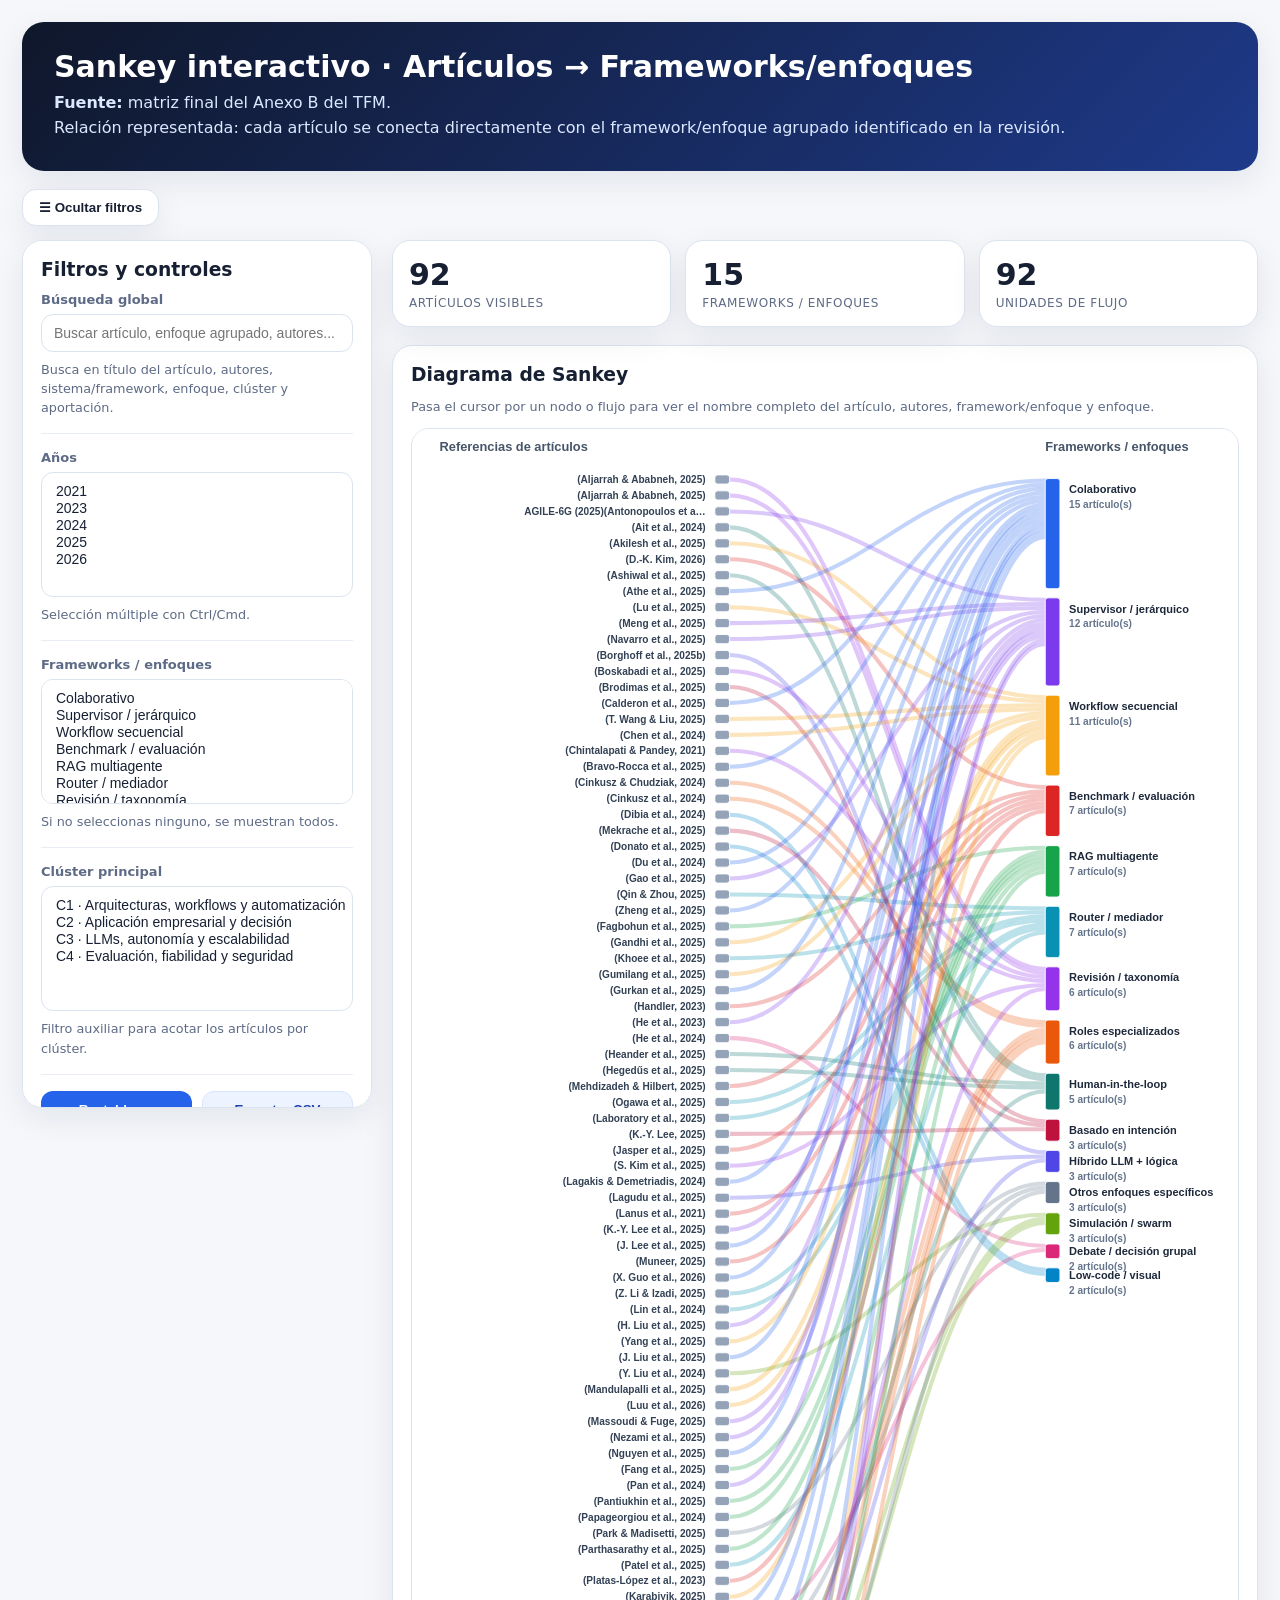
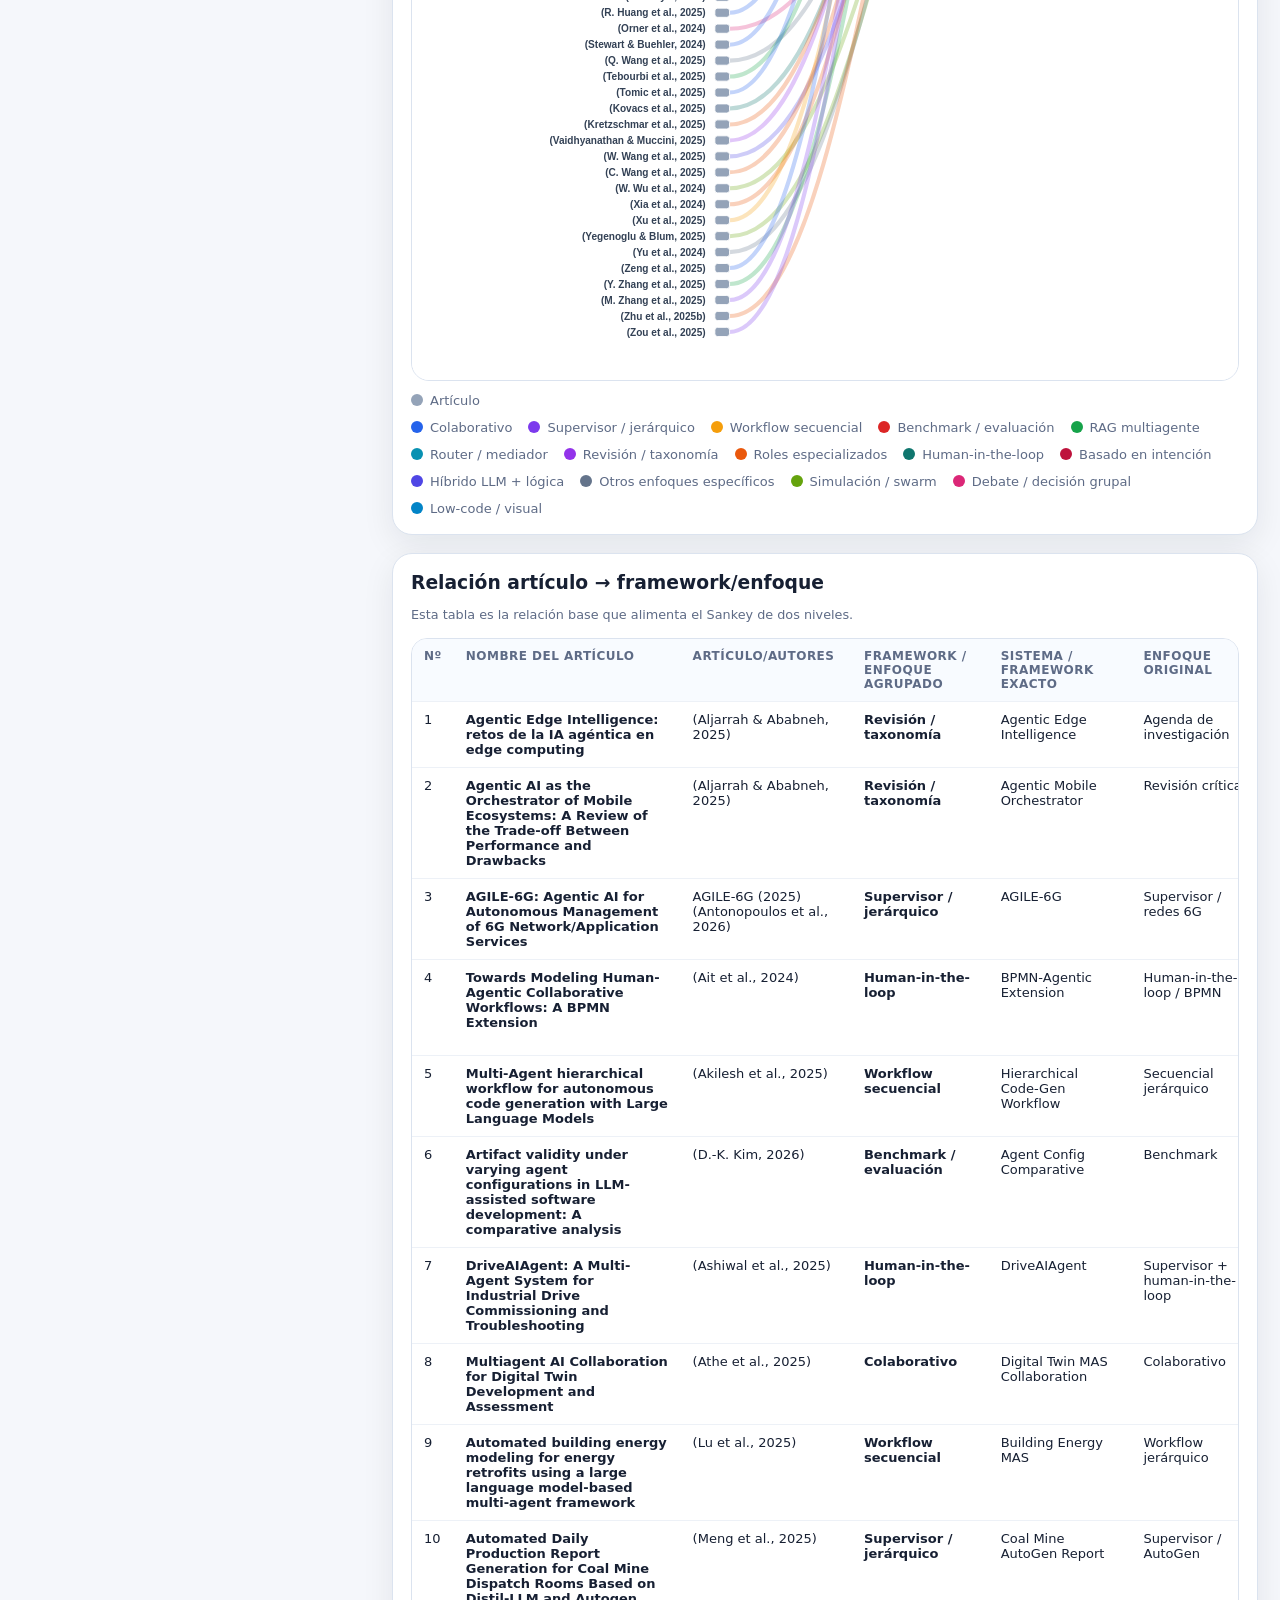
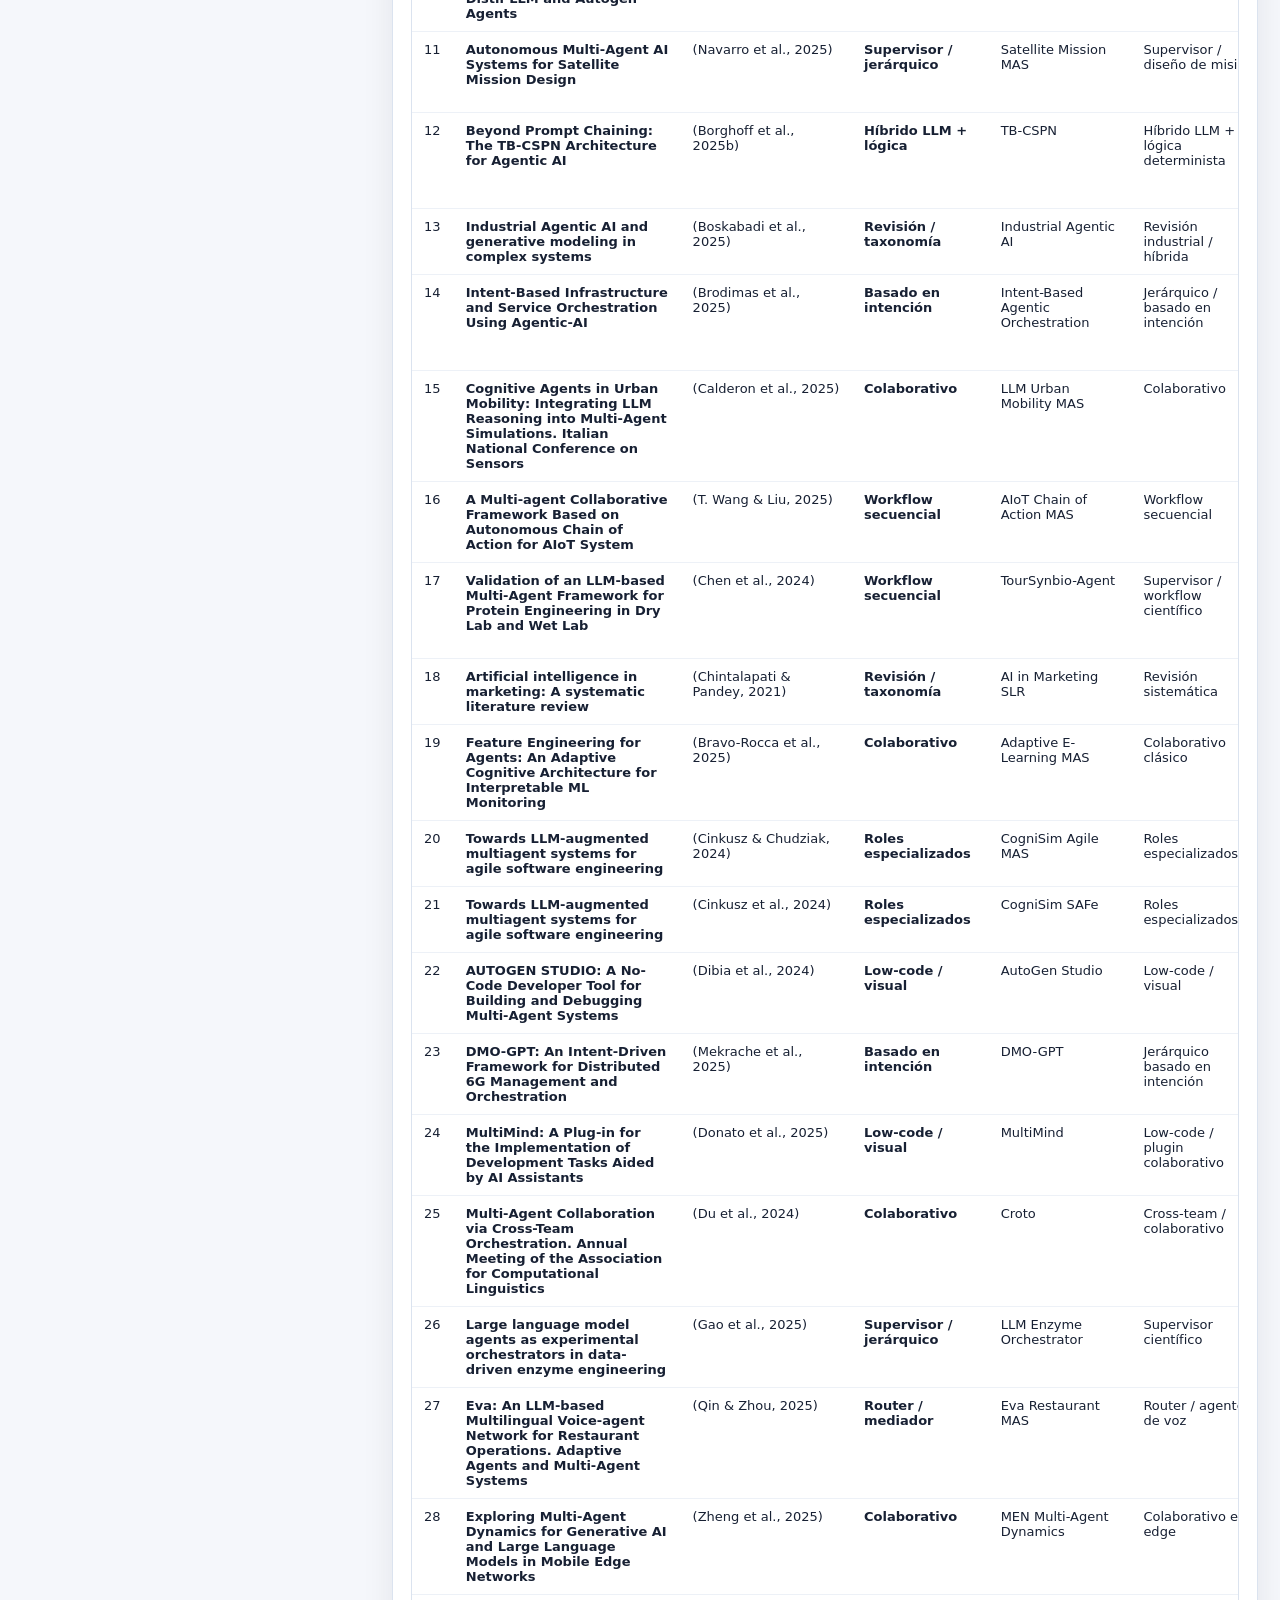
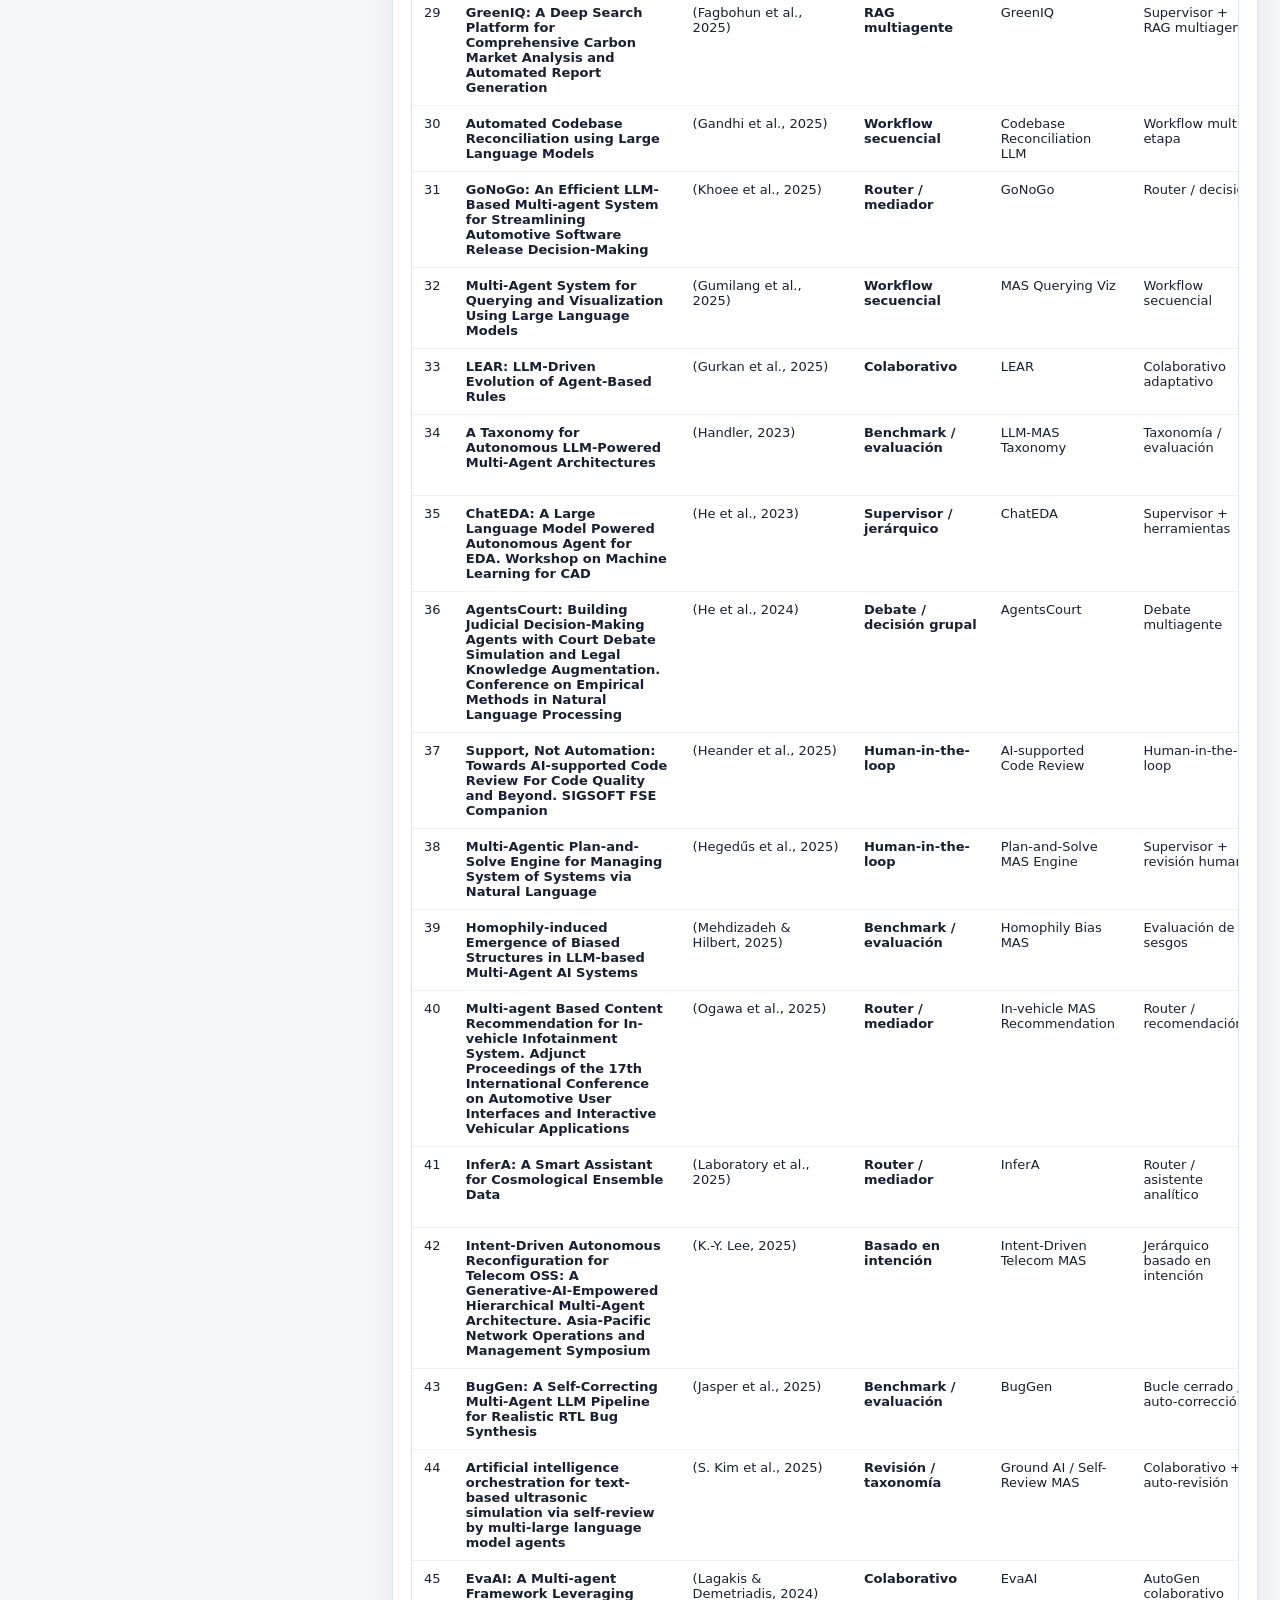
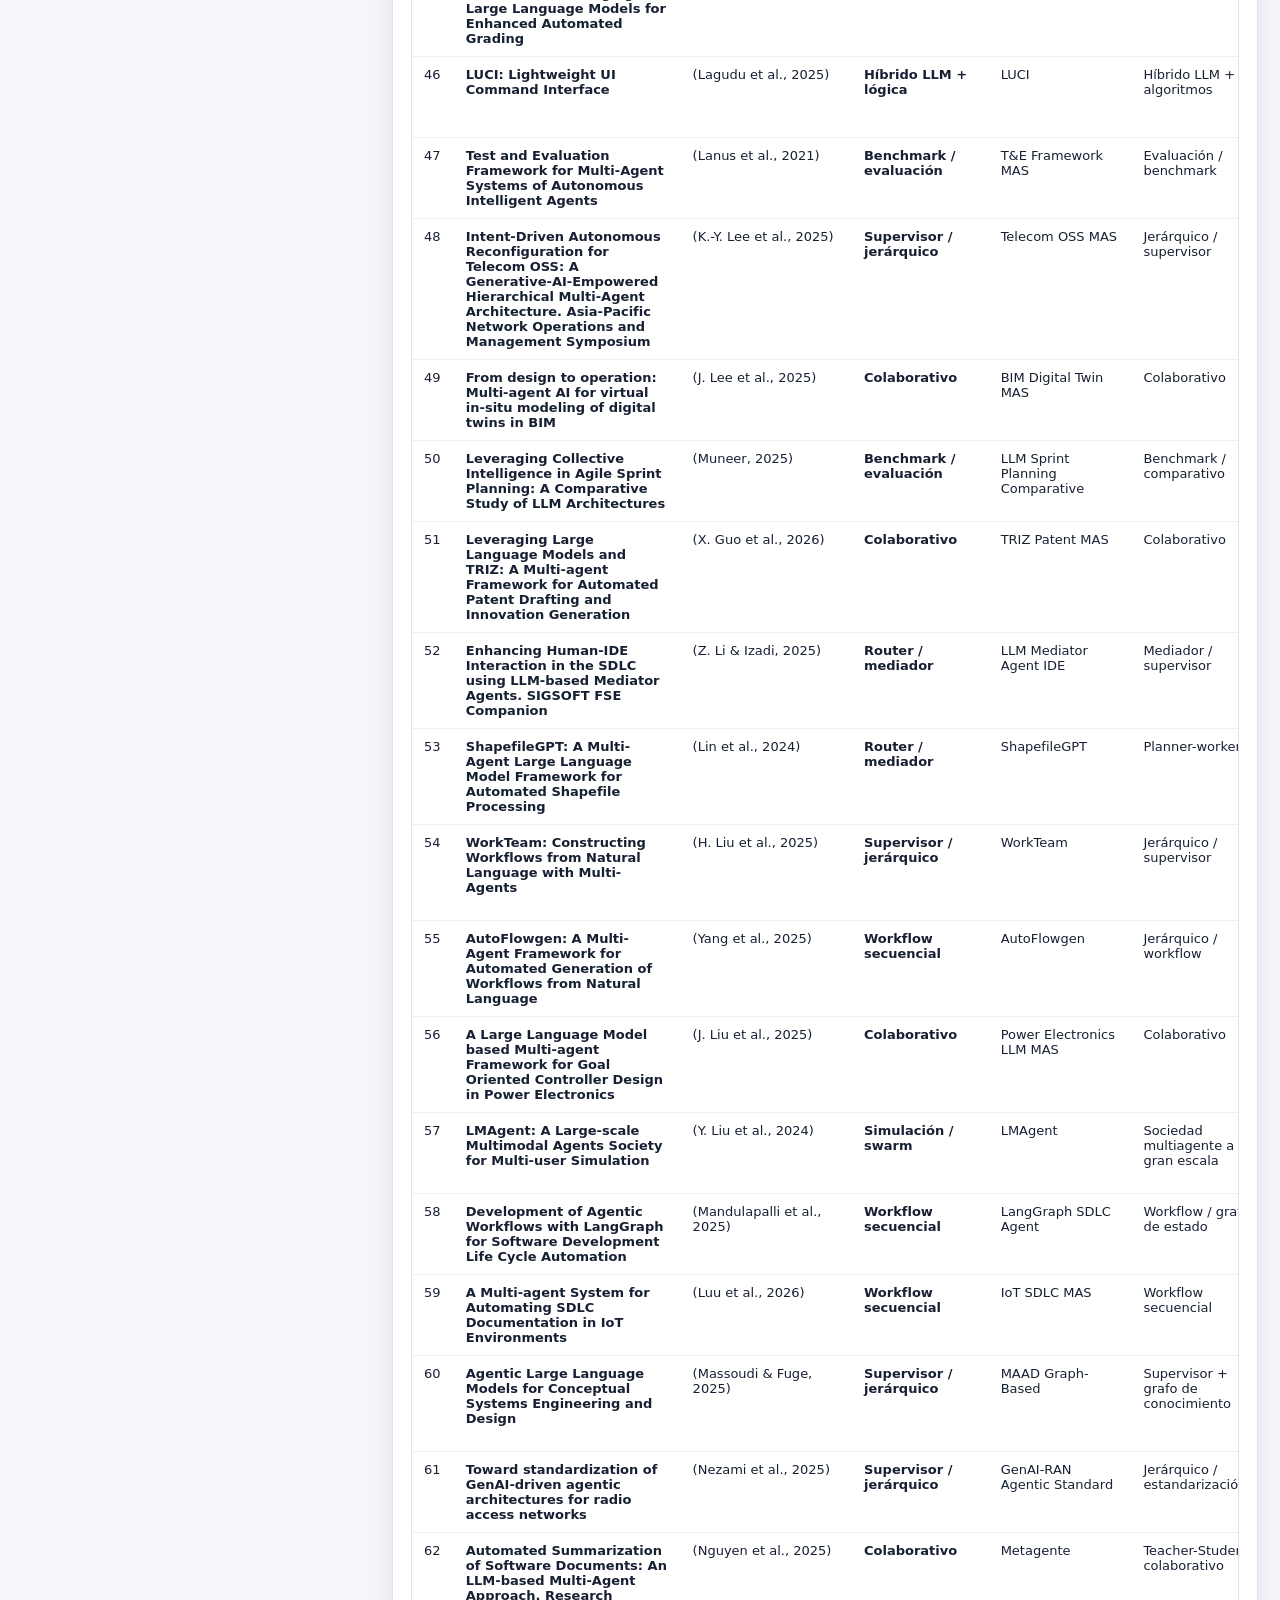
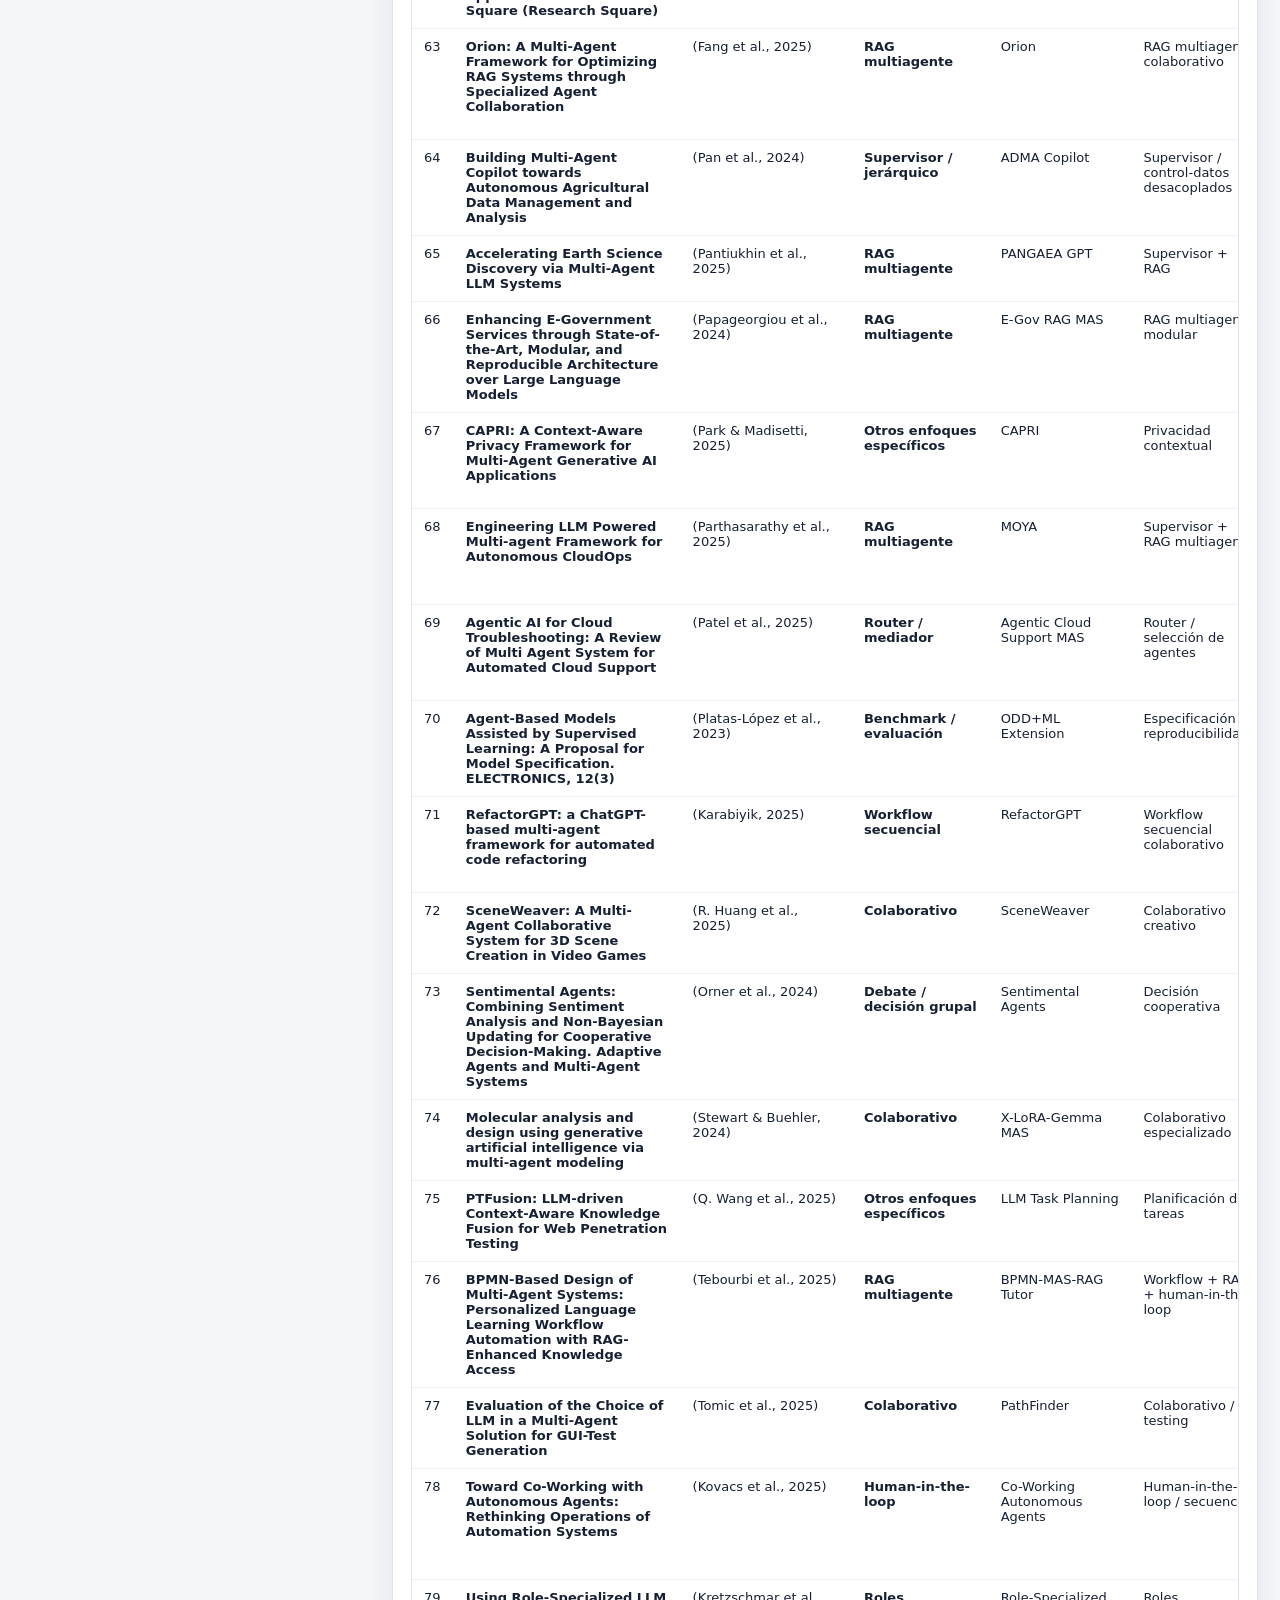
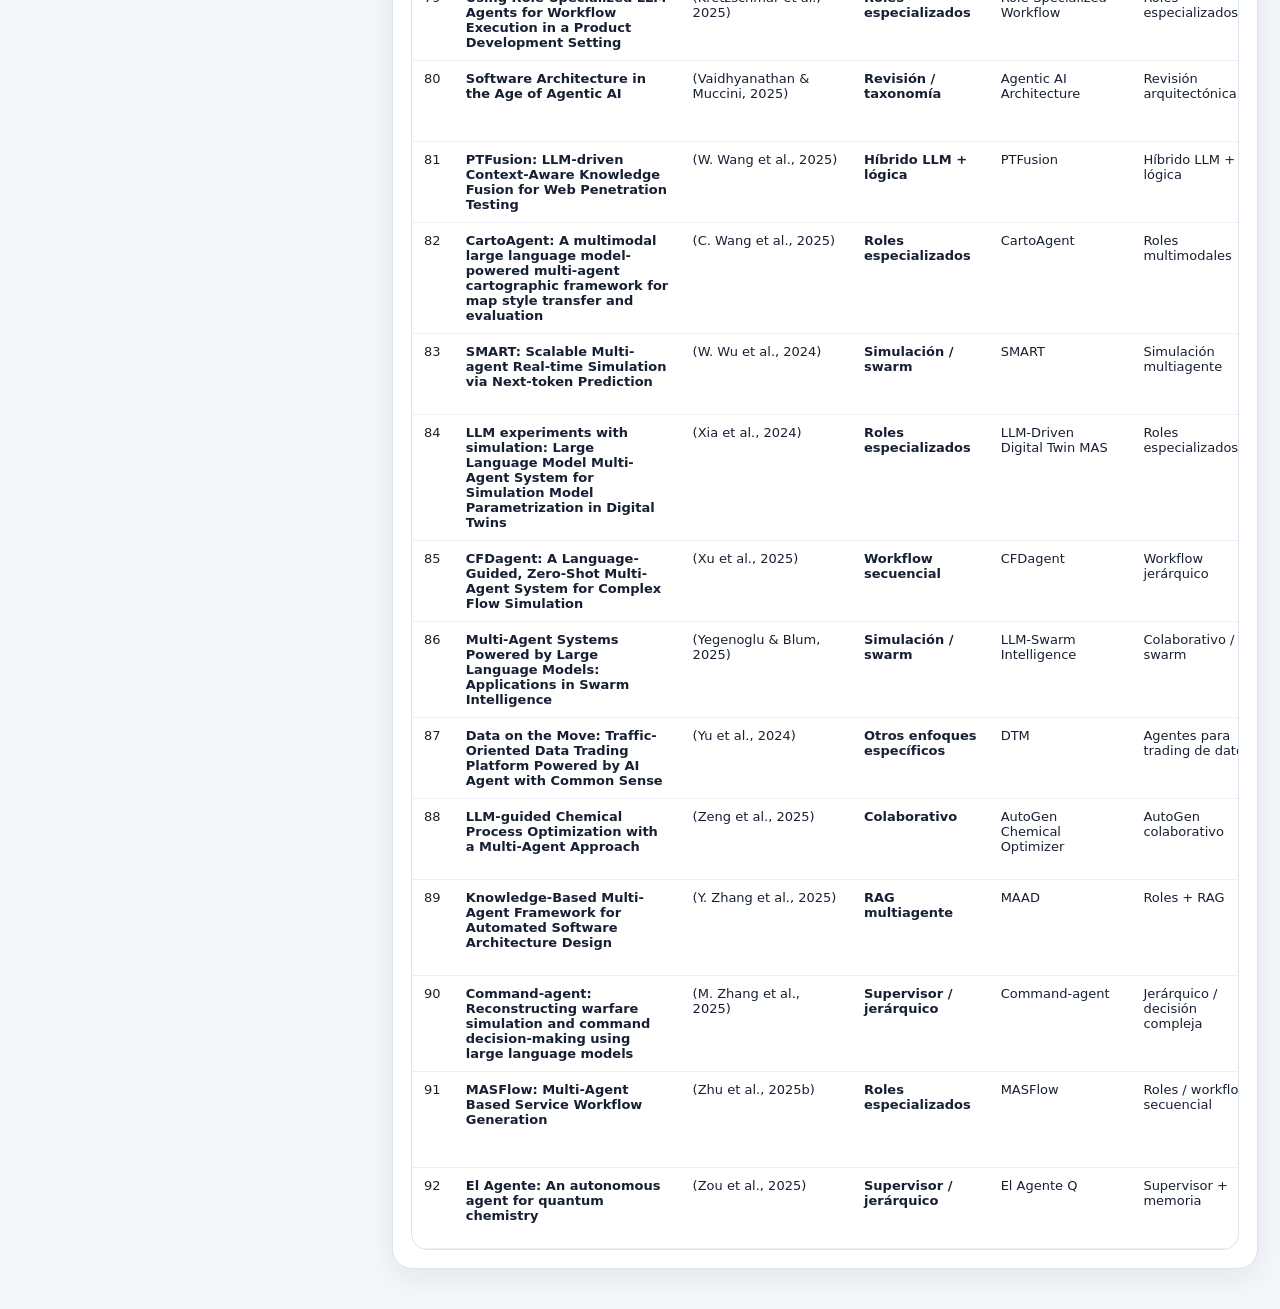
<file: interactive_sankey_diagrams/sankey_2_niveles_articulos_frameworks_enfoques.html>
<!DOCTYPE html>
<html lang="es">
<head>
<meta charset="utf-8">
<meta name="viewport" content="width=device-width, initial-scale=1.0">
<title>Sankey 2 niveles · Artículos → Frameworks/enfoques agrupados</title>
<style>
:root{
  --bg:#f5f7fb;
  --card:#ffffff;
  --text:#172033;
  --muted:#5e6b86;
  --line:#dbe3ef;
  --accent:#2563eb;
  --accent2:#1e40af;
  --article:#94a3b8;
  --framework:#6366f1;
  --shadow:0 10px 32px rgba(15,23,42,.08);
}
*{box-sizing:border-box}
body{
  margin:0;
  background:var(--bg);
  color:var(--text);
  font-family:Inter,Segoe UI,system-ui,-apple-system,Roboto,Arial,sans-serif;
  overflow-x:hidden;
}
.container{width:100%;max-width:1700px;margin:0 auto;padding:22px}
.hero{
  background:linear-gradient(135deg,#0f172a,#1e3a8a);
  color:white;
  border-radius:22px;
  padding:28px 32px;
  box-shadow:var(--shadow);
  margin-bottom:18px;
}
.hero h1{margin:0 0 8px;font-size:30px;line-height:1.15}
.hero p{margin:6px 0;color:#dbe8ff;max-width:1160px}
.toolbar{display:flex;justify-content:flex-start;margin:0 0 14px}
.toggle-filters{
  border:1px solid var(--line);
  background:#fff;
  color:var(--text);
  border-radius:14px;
  padding:10px 16px;
  font-weight:800;
  cursor:pointer;
  box-shadow:var(--shadow);
}
.toggle-filters:hover{background:#f8fbff}
.grid{display:grid;grid-template-columns:350px minmax(0,1fr);gap:20px;align-items:start}
.grid.filters-hidden{grid-template-columns:1fr}
.grid.filters-hidden .panel{display:none}
.panel,.card{background:var(--card);border:1px solid var(--line);border-radius:20px;box-shadow:var(--shadow)}
.panel{padding:18px;position:sticky;top:16px;max-height:calc(100vh - 32px);overflow:auto}
.main{min-width:0}
.card{padding:18px;margin-bottom:18px;min-width:0}
h2,h3{margin:0 0 12px}
.section{border-bottom:1px solid #e8edf5;margin-bottom:16px;padding-bottom:16px}
.section:last-child{border-bottom:0;margin-bottom:0;padding-bottom:0}
label{display:block;color:var(--muted);font-size:13px;font-weight:700;margin-bottom:7px}
input[type=text],select{
  width:100%;
  border:1px solid var(--line);
  border-radius:12px;
  padding:10px 12px;
  font-size:14px;
  background:white;
  color:var(--text);
}
select[multiple]{min-height:125px}
.hint,.note{font-size:12.8px;color:var(--muted);line-height:1.5}
.btnrow{display:grid;grid-template-columns:1fr 1fr;gap:10px}
button{border:0;border-radius:12px;padding:10px 12px;font-weight:800;cursor:pointer}
button.primary{background:var(--accent);color:white}
button.secondary{background:#eef4ff;color:var(--accent2);border:1px solid #d8e5ff}
button.light{background:#f8fafc;border:1px solid var(--line);color:var(--text)}
.stats{display:grid;grid-template-columns:repeat(auto-fit,minmax(220px,1fr));gap:14px;margin-bottom:18px}
.stat{background:var(--card);border:1px solid var(--line);border-radius:18px;padding:16px;box-shadow:var(--shadow)}
.stat .v{font-size:30px;font-weight:900}
.stat .l{color:var(--muted);font-size:12px;text-transform:uppercase;letter-spacing:.05em;margin-top:4px}
.chartbox{border:1px solid var(--line);border-radius:18px;background:linear-gradient(#fff,#fbfcff);overflow:hidden;width:100%}
#chart{width:100%;min-width:0}
#chart svg{width:100%;height:auto;display:block}
.legend{display:flex;gap:12px 16px;flex-wrap:wrap;margin-top:12px;color:var(--muted);font-size:13px}
.legend span{display:inline-flex;align-items:center;gap:7px}
.dot{width:12px;height:12px;border-radius:999px;display:inline-block}
.tablewrap{border:1px solid var(--line);border-radius:16px;overflow:auto;margin-top:14px}
table{border-collapse:collapse;width:100%;min-width:1100px;font-size:13px}
th,td{padding:10px 12px;border-bottom:1px solid #edf1f7;vertical-align:top}
th{background:#f8fbff;text-align:left;color:var(--muted);font-size:12px;text-transform:uppercase;letter-spacing:.04em}
tr:hover td{background:#fbfdff}
.badge{display:inline-block;border-radius:999px;padding:4px 8px;color:white;font-size:11px;font-weight:900;margin-right:4px}
.b1{background:#2563eb}.b2{background:#16a34a}.b3{background:#f59e0b;color:#3b2300}.b4{background:#dc2626}
.tooltip{
  position:fixed;
  pointer-events:none;
  z-index:999;
  background:rgba(15,23,42,.96);
  color:#fff;
  border-radius:12px;
  padding:12px 14px;
  max-width:430px;
  font-size:12.5px;
  line-height:1.45;
  opacity:0;
  transform:translateY(5px);
  transition:.12s;
  box-shadow:0 14px 36px rgba(0,0,0,.35);
}
.tooltip strong{color:#fff}
.empty{padding:28px;text-align:center;color:var(--muted)}
.flow{cursor:pointer;transition:.15s}
.flow:hover{stroke-opacity:.95!important}
.node{cursor:pointer}
.pillbox{display:flex;gap:8px;flex-wrap:wrap;margin-top:10px}
.pill{padding:5px 9px;border-radius:999px;border:1px solid var(--line);background:#fff;color:var(--muted);font-size:12px}
@media(max-width:1100px){.grid{grid-template-columns:1fr}.panel{position:static;max-height:none}}
@media(max-width:650px){.container{padding:12px}.hero h1{font-size:23px}.btnrow{grid-template-columns:1fr}}
</style>
</head>
<body>
<div class="container">
  <section class="hero">
    <h1>Sankey interactivo · Artículos → Frameworks/enfoques</h1>
    <p><strong>Fuente:</strong> matriz final del Anexo B del TFM.</p>
    <p>Relación representada: cada artículo se conecta directamente con el framework/enfoque agrupado identificado en la revisión.</p>
  </section>

  <div class="toolbar">
    <button class="toggle-filters" id="toggleFilters" type="button">☰ Ocultar filtros</button>
  </div>

  <div class="grid" id="layoutGrid">
    <aside class="panel">
      <h3>Filtros y controles</h3>

      <div class="section">
        <label>Búsqueda global</label>
        <input id="q" type="text" placeholder="Buscar artículo, enfoque agrupado, autores...">
        <div class="hint" style="margin-top:8px">Busca en título del artículo, autores, sistema/framework, enfoque, clúster y aportación.</div>
      </div>

      <div class="section">
        <label>Años</label>
        <select id="years" multiple></select>
        <div class="hint" style="margin-top:8px">Selección múltiple con Ctrl/Cmd.</div>
      </div>

      <div class="section">
        <label>Frameworks / enfoques</label>
        <select id="frameworks" multiple></select>
        <div class="hint" style="margin-top:8px">Si no seleccionas ninguno, se muestran todos.</div>
      </div>

      <div class="section">
        <label>Clúster principal</label>
        <select id="clusters" multiple></select>
        <div class="hint" style="margin-top:8px">Filtro auxiliar para acotar los artículos por clúster.</div>
      </div>

      <div class="section">
        <div class="btnrow">
          <button class="primary" id="reset">Restablecer</button>
          <button class="secondary" id="csv">Exportar CSV</button>
        </div>
        <div class="btnrow" style="margin-top:10px">
          <button class="light" id="png">Exportar PNG</button>
          <button class="light" id="svgbtn">Exportar SVG</button>
        </div>
      </div>

      <div class="section">
        <h3 style="font-size:14px">Lectura rápida</h3>
        <div class="note">Izquierda: artículos. Derecha: enfoques agrupados como colaborativo, supervisor/jerárquico, workflow secuencial, RAG multiagente, benchmark/evaluación, etc. El grosor del nodo de destino indica cuántos artículos están asociados a cada enfoque.</div>
        <div class="pillbox"><span class="pill">2 niveles</span><span class="pill">92 artículos</span><span class="pill">15 enfoques</span></div>
      </div>
    </aside>

    <main class="main">
      <section class="stats">
        <div class="stat"><div class="v" id="sArticles">0</div><div class="l">Artículos visibles</div></div>
        <div class="stat"><div class="v" id="sFrameworks">0</div><div class="l">Frameworks / enfoques</div></div>
        <div class="stat"><div class="v" id="sFlows">0</div><div class="l">Unidades de flujo</div></div>
      </section>

      <section class="card">
        <h3>Diagrama de Sankey</h3>
        <div class="note" style="margin-bottom:12px">Pasa el cursor por un nodo o flujo para ver el nombre completo del artículo, autores, framework/enfoque y enfoque.</div>
        <div class="chartbox"><div id="chart"></div></div>
        <div class="legend">
          <span><i class="dot" style="background:var(--article)"></i>Artículo</span>
        </div>
        <div class="legend" id="groupLegend"></div>
      </section>

      <section class="card">
        <h3>Relación artículo → framework/enfoque</h3>
        <div class="note">Esta tabla es la relación base que alimenta el Sankey de dos niveles.</div>
        <div class="tablewrap">
          <table>
            <thead>
              <tr>
                <th>Nº</th>
                <th>Nombre del artículo</th>
                <th>Artículo/autores</th>
                <th>Framework / enfoque agrupado</th>
                <th>Sistema / framework exacto</th>
                <th>Enfoque original</th>
                <th>Clúster principal</th>
                <th>Aportación</th>
              </tr>
            </thead>
            <tbody id="tbody"></tbody>
          </table>
        </div>
      </section>
    </main>
  </div>
</div>

<div id="tip" class="tooltip"></div>

<script>
const DATA = [{"n": 1, "articulo": "(Aljarrah & Ababneh, 2025)", "sistema": "Agentic Edge Intelligence", "enfoque": "Agenda de investigación", "clusters": [3], "clusterPrincipal": 3, "clusterSecundario": null, "aportacion": "Retos de IA agéntica en edge computing.", "year": "2025", "tituloArticulo": "Agentic Edge Intelligence: retos de la IA agéntica en edge computing"}, {"n": 2, "articulo": "(Aljarrah & Ababneh, 2025)", "sistema": "Agentic Mobile Orchestrator", "enfoque": "Revisión crítica", "clusters": [3, 4], "clusterPrincipal": 3, "clusterSecundario": 4, "aportacion": "Revisa trade-offs de rendimiento y limitaciones.", "year": "2025", "tituloArticulo": "Agentic AI as the Orchestrator of Mobile Ecosystems: A Review of the Trade-off Between Performance and Drawbacks"}, {"n": 3, "articulo": "AGILE-6G (2025)(Antonopoulos et al., 2026)", "sistema": "AGILE-6G", "enfoque": "Supervisor / redes 6G", "clusters": [3, 1], "clusterPrincipal": 3, "clusterSecundario": 1, "aportacion": "Gestión autónoma de servicios 6G.", "year": "2025", "tituloArticulo": "AGILE-6G: Agentic AI for Autonomous Management of 6G Network/Application Services"}, {"n": 4, "articulo": "(Ait et al., 2024)", "sistema": "BPMN-Agentic Extension", "enfoque": "Human-in-the-loop / BPMN", "clusters": [1, 4], "clusterPrincipal": 1, "clusterSecundario": 4, "aportacion": "Formaliza workflows humano-agente mediante extensión BPMN.", "year": "2024", "tituloArticulo": "Towards Modeling Human-Agentic Collaborative Workflows: A BPMN Extension"}, {"n": 5, "articulo": "(Akilesh et al., 2025)", "sistema": "Hierarchical Code-Gen Workflow", "enfoque": "Secuencial jerárquico", "clusters": [1, 3], "clusterPrincipal": 1, "clusterSecundario": 3, "aportacion": "Pipeline de agentes para generar, probar y depurar código.", "year": "2025", "tituloArticulo": "Multi-Agent hierarchical workflow for autonomous code generation with Large Language Models"}, {"n": 6, "articulo": "(D.-K. Kim, 2026)", "sistema": "Agent Config Comparative", "enfoque": "Benchmark", "clusters": [4, 1], "clusterPrincipal": 4, "clusterSecundario": 1, "aportacion": "Compara configuraciones de agentes LLM.", "year": "2026", "tituloArticulo": "Artifact validity under varying agent configurations in LLM-assisted software development: A comparative analysis"}, {"n": 7, "articulo": "(Ashiwal et al., 2025)", "sistema": "DriveAIAgent", "enfoque": "Supervisor + human-in-the-loop", "clusters": [1, 2], "clusterPrincipal": 1, "clusterSecundario": 2, "aportacion": "Sistema industrial con agentes especializados y herramientas externas.", "year": "2025", "tituloArticulo": "DriveAIAgent: A Multi-Agent System for Industrial Drive Commissioning and Troubleshooting"}, {"n": 8, "articulo": "(Athe et al., 2025)", "sistema": "Digital Twin MAS Collaboration", "enfoque": "Colaborativo", "clusters": [1, 2], "clusterPrincipal": 1, "clusterSecundario": 2, "aportacion": "Colaboración multiagente para gemelos digitales.", "year": "2025", "tituloArticulo": "Multiagent AI Collaboration for Digital Twin Development and Assessment"}, {"n": 9, "articulo": "(Lu et al., 2025)", "sistema": "Building Energy MAS", "enfoque": "Workflow jerárquico", "clusters": [3, 2], "clusterPrincipal": 3, "clusterSecundario": 2, "aportacion": "Automatiza modelado energético de edificios.", "year": "2025", "tituloArticulo": "Automated building energy modeling for energy retrofits using a large language model-based multi-agent framework"}, {"n": 10, "articulo": "(Meng et al., 2025)", "sistema": "Coal Mine AutoGen Report", "enfoque": "Supervisor / AutoGen", "clusters": [1, 2], "clusterPrincipal": 1, "clusterSecundario": 2, "aportacion": "Generación automática de informes industriales.", "year": "2025", "tituloArticulo": "Automated Daily Production Report Generation for Coal Mine Dispatch Rooms Based on Distil-LLM and Autogen Agents"}, {"n": 11, "articulo": "(Navarro et al., 2025)", "sistema": "Satellite Mission MAS", "enfoque": "Supervisor / diseño de misión", "clusters": [3, 1], "clusterPrincipal": 3, "clusterSecundario": 1, "aportacion": "Agentes especializados para diseño satelital.", "year": "2025", "tituloArticulo": "Autonomous Multi-Agent AI Systems for Satellite Mission Design"}, {"n": 12, "articulo": "(Borghoff et al., 2025b)", "sistema": "TB-CSPN", "enfoque": "Híbrido LLM + lógica determinista", "clusters": [1, 4], "clusterPrincipal": 1, "clusterSecundario": 4, "aportacion": "Separa razonamiento semántico y coordinación formal.", "year": "2025", "tituloArticulo": "Beyond Prompt Chaining: The TB-CSPN Architecture for Agentic AI"}, {"n": 13, "articulo": "(Boskabadi et al., 2025)", "sistema": "Industrial Agentic AI", "enfoque": "Revisión industrial / híbrida", "clusters": [3, 1], "clusterPrincipal": 3, "clusterSecundario": 1, "aportacion": "Revisión de IA agéntica industrial.", "year": "2025", "tituloArticulo": "Industrial Agentic AI and generative modeling in complex systems"}, {"n": 14, "articulo": "(Brodimas et al., 2025)", "sistema": "Intent-Based Agentic Orchestration", "enfoque": "Jerárquico / basado en intención", "clusters": [1, 3], "clusterPrincipal": 1, "clusterSecundario": 3, "aportacion": "Traduce intenciones del usuario en acciones de orquestación.", "year": "2025", "tituloArticulo": "Intent-Based Infrastructure and Service Orchestration Using Agentic-AI"}, {"n": 15, "articulo": "(Calderon et al., 2025)", "sistema": "LLM Urban Mobility MAS", "enfoque": "Colaborativo", "clusters": [2, 3], "clusterPrincipal": 2, "clusterSecundario": 3, "aportacion": "Simulación de movilidad urbana con agentes cognitivos.", "year": "2025", "tituloArticulo": "Cognitive Agents in Urban Mobility: Integrating LLM Reasoning into Multi-Agent Simulations. Italian National Conference on Sensors"}, {"n": 16, "articulo": "(T. Wang & Liu, 2025)", "sistema": "AIoT Chain of Action MAS", "enfoque": "Workflow secuencial", "clusters": [3, 1], "clusterPrincipal": 3, "clusterSecundario": 1, "aportacion": "Cadena de acción autónoma en AIoT.", "year": "2025", "tituloArticulo": "A Multi-agent Collaborative Framework Based on Autonomous Chain of Action for AIoT System"}, {"n": 17, "articulo": "(Chen et al., 2024)", "sistema": "TourSynbio-Agent", "enfoque": "Supervisor / workflow científico", "clusters": [3, 4], "clusterPrincipal": 3, "clusterSecundario": 4, "aportacion": "MAS para ingeniería de proteínas validado en laboratorio.", "year": "2024", "tituloArticulo": "Validation of an LLM-based Multi-Agent Framework for Protein Engineering in Dry Lab and Wet Lab"}, {"n": 18, "articulo": "(Chintalapati & Pandey, 2021)", "sistema": "AI in Marketing SLR", "enfoque": "Revisión sistemática", "clusters": [2], "clusterPrincipal": 2, "clusterSecundario": null, "aportacion": "SLR sobre IA en marketing.", "year": "2021", "tituloArticulo": "Artificial intelligence in marketing: A systematic literature review"}, {"n": 19, "articulo": "(Bravo-Rocca et al., 2025)", "sistema": "Adaptive E-Learning MAS", "enfoque": "Colaborativo clásico", "clusters": [2, 3], "clusterPrincipal": 2, "clusterSecundario": 3, "aportacion": "MAS adaptativo para e-learning.", "year": "2025", "tituloArticulo": "Feature Engineering for Agents: An Adaptive Cognitive Architecture for Interpretable ML Monitoring"}, {"n": 20, "articulo": "(Cinkusz & Chudziak, 2024)", "sistema": "CogniSim Agile MAS", "enfoque": "Roles especializados", "clusters": [1, 3], "clusterPrincipal": 1, "clusterSecundario": 3, "aportacion": "Agentes con roles en desarrollo ágil.", "year": "2024", "tituloArticulo": "Towards LLM-augmented multiagent systems for agile software engineering"}, {"n": 21, "articulo": "(Cinkusz et al., 2024)", "sistema": "CogniSim SAFe", "enfoque": "Roles especializados", "clusters": [1, 2], "clusterPrincipal": 1, "clusterSecundario": 2, "aportacion": "Agentes integrados en gestión ágil SAFe.", "year": "2024", "tituloArticulo": "Towards LLM-augmented multiagent systems for agile software engineering"}, {"n": 22, "articulo": "(Dibia et al., 2024)", "sistema": "AutoGen Studio", "enfoque": "Low-code / visual", "clusters": [1, 2], "clusterPrincipal": 1, "clusterSecundario": 2, "aportacion": "Herramienta no-code para construir y depurar MAS.", "year": "2024", "tituloArticulo": "AUTOGEN STUDIO: A No-Code Developer Tool for Building and Debugging Multi-Agent Systems"}, {"n": 23, "articulo": "(Mekrache et al., 2025)", "sistema": "DMO-GPT", "enfoque": "Jerárquico basado en intención", "clusters": [1, 3], "clusterPrincipal": 1, "clusterSecundario": 3, "aportacion": "Orquestación distribuida de redes 6G.", "year": "2025", "tituloArticulo": "DMO-GPT: An Intent-Driven Framework for Distributed 6G Management and Orchestration"}, {"n": 24, "articulo": "(Donato et al., 2025)", "sistema": "MultiMind", "enfoque": "Low-code / plugin colaborativo", "clusters": [1, 2], "clusterPrincipal": 1, "clusterSecundario": 2, "aportacion": "Orquesta asistentes IA dentro de IDEs.", "year": "2025", "tituloArticulo": "MultiMind: A Plug-in for the Implementation of Development Tasks Aided by AI Assistants"}, {"n": 25, "articulo": "(Du et al., 2024)", "sistema": "Croto", "enfoque": "Cross-team / colaborativo", "clusters": [1, 3], "clusterPrincipal": 1, "clusterSecundario": 3, "aportacion": "Varios equipos de agentes exploran soluciones en paralelo.", "year": "2024", "tituloArticulo": "Multi-Agent Collaboration via Cross-Team Orchestration. Annual Meeting of the Association for Computational Linguistics"}, {"n": 26, "articulo": "(Gao et al., 2025)", "sistema": "LLM Enzyme Orchestrator", "enfoque": "Supervisor científico", "clusters": [3, 1], "clusterPrincipal": 3, "clusterSecundario": 1, "aportacion": "Agentes LLM como orquestadores experimentales.", "year": "2025", "tituloArticulo": "Large language model agents as experimental orchestrators in data-driven enzyme engineering"}, {"n": 27, "articulo": "(Qin & Zhou, 2025)", "sistema": "Eva Restaurant MAS", "enfoque": "Router / agentes de voz", "clusters": [2, 1], "clusterPrincipal": 2, "clusterSecundario": 1, "aportacion": "Red de agentes para operaciones de restaurante.", "year": "2025", "tituloArticulo": "Eva: An LLM-based Multilingual Voice-agent Network for Restaurant Operations. Adaptive Agents and Multi-Agent Systems"}, {"n": 28, "articulo": "(Zheng et al., 2025)", "sistema": "MEN Multi-Agent Dynamics", "enfoque": "Colaborativo en edge", "clusters": [3], "clusterPrincipal": 3, "clusterSecundario": null, "aportacion": "Dinámicas multiagente en redes móviles edge.", "year": "2025", "tituloArticulo": "Exploring Multi-Agent Dynamics for Generative AI and Large Language Models in Mobile Edge Networks"}, {"n": 29, "articulo": "(Fagbohun et al., 2025)", "sistema": "GreenIQ", "enfoque": "Supervisor + RAG multiagente", "clusters": [1, 2], "clusterPrincipal": 1, "clusterSecundario": 2, "aportacion": "Agentes especializados para análisis documental y generación de informes.", "year": "2025", "tituloArticulo": "GreenIQ: A Deep Search Platform for Comprehensive Carbon Market Analysis and Automated Report Generation"}, {"n": 30, "articulo": "(Gandhi et al., 2025)", "sistema": "Codebase Reconciliation LLM", "enfoque": "Workflow multi-etapa", "clusters": [1, 3], "clusterPrincipal": 1, "clusterSecundario": 3, "aportacion": "Automatiza reconciliación de código con LLMs.", "year": "2025", "tituloArticulo": "Automated Codebase Reconciliation using Large Language Models"}, {"n": 31, "articulo": "(Khoee et al., 2025)", "sistema": "GoNoGo", "enfoque": "Router / decisión", "clusters": [1, 2], "clusterPrincipal": 1, "clusterSecundario": 2, "aportacion": "MAS para decisiones go/no-go en releases.", "year": "2025", "tituloArticulo": "GoNoGo: An Efficient LLM-Based Multi-agent System for Streamlining Automotive Software Release Decision-Making"}, {"n": 32, "articulo": "(Gumilang et al., 2025)", "sistema": "MAS Querying Viz", "enfoque": "Workflow secuencial", "clusters": [1, 2], "clusterPrincipal": 1, "clusterSecundario": 2, "aportacion": "Consulta, recuperación y visualización con LLMs.", "year": "2025", "tituloArticulo": "Multi-Agent System for Querying and Visualization Using Large Language Models"}, {"n": 33, "articulo": "(Gurkan et al., 2025)", "sistema": "LEAR", "enfoque": "Colaborativo adaptativo", "clusters": [3, 4], "clusterPrincipal": 3, "clusterSecundario": 4, "aportacion": "LLMs evolucionan reglas de agentes.", "year": "2025", "tituloArticulo": "LEAR: LLM-Driven Evolution of Agent-Based Rules"}, {"n": 34, "articulo": "(Handler, 2023)", "sistema": "LLM-MAS Taxonomy", "enfoque": "Taxonomía / evaluación", "clusters": [3, 1], "clusterPrincipal": 3, "clusterSecundario": 1, "aportacion": "Taxonomía de arquitecturas multiagente basadas en LLM.", "year": "2023", "tituloArticulo": "A Taxonomy for Autonomous LLM-Powered Multi-Agent Architectures"}, {"n": 35, "articulo": "(He et al., 2023)", "sistema": "ChatEDA", "enfoque": "Supervisor + herramientas", "clusters": [3, 1], "clusterPrincipal": 3, "clusterSecundario": 1, "aportacion": "Agente autónomo para flujos EDA.", "year": "2023", "tituloArticulo": "ChatEDA: A Large Language Model Powered Autonomous Agent for EDA. Workshop on Machine Learning for CAD"}, {"n": 36, "articulo": "(He et al., 2024)", "sistema": "AgentsCourt", "enfoque": "Debate multiagente", "clusters": [2, 3], "clusterPrincipal": 2, "clusterSecundario": 3, "aportacion": "Simula debate judicial con conocimiento legal.", "year": "2024", "tituloArticulo": "AgentsCourt: Building Judicial Decision-Making Agents with Court Debate Simulation and Legal Knowledge Augmentation. Conference on Empirical Methods in Natural Language Processing"}, {"n": 37, "articulo": "(Heander et al., 2025)", "sistema": "AI-supported Code Review", "enfoque": "Human-in-the-loop", "clusters": [1, 4], "clusterPrincipal": 1, "clusterSecundario": 4, "aportacion": "Defiende IA como soporte, no sustitución del humano.", "year": "2025", "tituloArticulo": "Support, Not Automation: Towards AI-supported Code Review For Code Quality and Beyond. SIGSOFT FSE Companion"}, {"n": 38, "articulo": "(Hegedűs et al., 2025)", "sistema": "Plan-and-Solve MAS Engine", "enfoque": "Supervisor + revisión humana", "clusters": [1, 4], "clusterPrincipal": 1, "clusterSecundario": 4, "aportacion": "Planifica y ejecuta tareas sobre sistemas heterogéneos.", "year": "2025", "tituloArticulo": "Multi-Agentic Plan-and-Solve Engine for Managing System of Systems via Natural Language"}, {"n": 39, "articulo": "(Mehdizadeh & Hilbert, 2025)", "sistema": "Homophily Bias MAS", "enfoque": "Evaluación de sesgos", "clusters": [4, 3], "clusterPrincipal": 4, "clusterSecundario": 3, "aportacion": "Analiza sesgos emergentes en MAS con LLMs.", "year": "2025", "tituloArticulo": "Homophily-induced Emergence of Biased Structures in LLM-based Multi-Agent AI Systems"}, {"n": 40, "articulo": "(Ogawa et al., 2025)", "sistema": "In-vehicle MAS Recommendation", "enfoque": "Router / recomendación", "clusters": [2, 3], "clusterPrincipal": 2, "clusterSecundario": 3, "aportacion": "Agentes para recomendación contextual.", "year": "2025", "tituloArticulo": "Multi-agent Based Content Recommendation for In-vehicle Infotainment System. Adjunct Proceedings of the 17th International Conference on Automotive User Interfaces and Interactive Vehicular Applications"}, {"n": 41, "articulo": "(Laboratory et al., 2025)", "sistema": "InferA", "enfoque": "Router / asistente analítico", "clusters": [3, 2], "clusterPrincipal": 3, "clusterSecundario": 2, "aportacion": "Asistente para datos cosmológicos complejos.", "year": "2025", "tituloArticulo": "InferA: A Smart Assistant for Cosmological Ensemble Data"}, {"n": 42, "articulo": "(K.-Y. Lee, 2025)", "sistema": "Intent-Driven Telecom MAS", "enfoque": "Jerárquico basado en intención", "clusters": [1, 3], "clusterPrincipal": 1, "clusterSecundario": 3, "aportacion": "Reconfiguración autónoma de OSS telecom.", "year": "2025", "tituloArticulo": "Intent-Driven Autonomous Reconfiguration for Telecom OSS: A Generative-AI-Empowered Hierarchical Multi-Agent Architecture. Asia-Pacific Network Operations and Management Symposium"}, {"n": 43, "articulo": "(Jasper et al., 2025)", "sistema": "BugGen", "enfoque": "Bucle cerrado / auto-corrección", "clusters": [4, 1], "clusterPrincipal": 4, "clusterSecundario": 1, "aportacion": "Pipeline MAS con rollback y refinamiento.", "year": "2025", "tituloArticulo": "BugGen: A Self-Correcting Multi-Agent LLM Pipeline for Realistic RTL Bug Synthesis"}, {"n": 44, "articulo": "(S. Kim et al., 2025)", "sistema": "Ground AI / Self-Review MAS", "enfoque": "Colaborativo + auto-revisión", "clusters": [1, 4], "clusterPrincipal": 1, "clusterSecundario": 4, "aportacion": "Reduce errores mediante revisión entre agentes LLM.", "year": "2025", "tituloArticulo": "Artificial intelligence orchestration for text-based ultrasonic simulation via self-review by multi-large language model agents"}, {"n": 45, "articulo": "(Lagakis & Demetriadis, 2024)", "sistema": "EvaAI", "enfoque": "AutoGen colaborativo", "clusters": [2, 1], "clusterPrincipal": 2, "clusterSecundario": 1, "aportacion": "MAS para evaluación automática educativa.", "year": "2024", "tituloArticulo": "EvaAI: A Multi-agent Framework Leveraging Large Language Models for Enhanced Automated Grading"}, {"n": 46, "articulo": "(Lagudu et al., 2025)", "sistema": "LUCI", "enfoque": "Híbrido LLM + algoritmos", "clusters": [1, 3], "clusterPrincipal": 1, "clusterSecundario": 3, "aportacion": "LLM de alto nivel combinado con procedimientos deterministas.", "year": "2025", "tituloArticulo": "LUCI: Lightweight UI Command Interface"}, {"n": 47, "articulo": "(Lanus et al., 2021)", "sistema": "T&E Framework MAS", "enfoque": "Evaluación / benchmark", "clusters": [4, 1], "clusterPrincipal": 4, "clusterSecundario": 1, "aportacion": "Marco de test y evaluación para MAS.", "year": "2021", "tituloArticulo": "Test and Evaluation Framework for Multi-Agent Systems of Autonomous Intelligent Agents"}, {"n": 48, "articulo": "(K.-Y. Lee et al., 2025)", "sistema": "Telecom OSS MAS", "enfoque": "Jerárquico / supervisor", "clusters": [1, 2], "clusterPrincipal": 1, "clusterSecundario": 2, "aportacion": "MAS para soporte de operaciones telecom.", "year": "2025", "tituloArticulo": "Intent-Driven Autonomous Reconfiguration for Telecom OSS: A Generative-AI-Empowered Hierarchical Multi-Agent Architecture. Asia-Pacific Network Operations and Management Symposium"}, {"n": 49, "articulo": "(J. Lee et al., 2025)", "sistema": "BIM Digital Twin MAS", "enfoque": "Colaborativo", "clusters": [1, 2], "clusterPrincipal": 1, "clusterSecundario": 2, "aportacion": "Agentes para gemelos digitales BIM.", "year": "2025", "tituloArticulo": "From design to operation: Multi-agent AI for virtual in-situ modeling of digital twins in BIM"}, {"n": 50, "articulo": "(Muneer, 2025)", "sistema": "LLM Sprint Planning Comparative", "enfoque": "Benchmark / comparativo", "clusters": [1, 4], "clusterPrincipal": 1, "clusterSecundario": 4, "aportacion": "Compara arquitecturas LLM en planificación ágil.", "year": "2025", "tituloArticulo": "Leveraging Collective Intelligence in Agile Sprint Planning: A Comparative Study of LLM Architectures"}, {"n": 51, "articulo": "(X. Guo et al., 2026)", "sistema": "TRIZ Patent MAS", "enfoque": "Colaborativo", "clusters": [2, 1], "clusterPrincipal": 2, "clusterSecundario": 1, "aportacion": "Automatiza redacción de patentes e innovación.", "year": "2026", "tituloArticulo": "Leveraging Large Language Models and TRIZ: A Multi-agent Framework for Automated Patent Drafting and Innovation Generation"}, {"n": 52, "articulo": "(Z. Li & Izadi, 2025)", "sistema": "LLM Mediator Agent IDE", "enfoque": "Mediador / supervisor", "clusters": [1, 3], "clusterPrincipal": 1, "clusterSecundario": 3, "aportacion": "Agente mediador entre IDE, herramientas y agentes.", "year": "2025", "tituloArticulo": "Enhancing Human-IDE Interaction in the SDLC using LLM-based Mediator Agents. SIGSOFT FSE Companion"}, {"n": 53, "articulo": "(Lin et al., 2024)", "sistema": "ShapefileGPT", "enfoque": "Planner-worker", "clusters": [1, 3], "clusterPrincipal": 1, "clusterSecundario": 3, "aportacion": "Arquitectura biagente para procesamiento GIS.", "year": "2024", "tituloArticulo": "ShapefileGPT: A Multi-Agent Large Language Model Framework for Automated Shapefile Processing"}, {"n": 54, "articulo": "(H. Liu et al., 2025)", "sistema": "WorkTeam", "enfoque": "Jerárquico / supervisor", "clusters": [1, 3], "clusterPrincipal": 1, "clusterSecundario": 3, "aportacion": "Construye workflows desde lenguaje natural mediante varios agentes.", "year": "2025", "tituloArticulo": "WorkTeam: Constructing Workflows from Natural Language with Multi-Agents"}, {"n": 55, "articulo": "(Yang et al., 2025)", "sistema": "AutoFlowgen", "enfoque": "Jerárquico / workflow", "clusters": [1, 3], "clusterPrincipal": 1, "clusterSecundario": 3, "aportacion": "Genera workflows desde lenguaje natural.", "year": "2025", "tituloArticulo": "AutoFlowgen: A Multi-Agent Framework for Automated Generation of Workflows from Natural Language"}, {"n": 56, "articulo": "(J. Liu et al., 2025)", "sistema": "Power Electronics LLM MAS", "enfoque": "Colaborativo", "clusters": [3, 1], "clusterPrincipal": 3, "clusterSecundario": 1, "aportacion": "MAS para diseño de controladores.", "year": "2025", "tituloArticulo": "A Large Language Model based Multi-agent Framework for Goal Oriented Controller Design in Power Electronics"}, {"n": 57, "articulo": "(Y. Liu et al., 2024)", "sistema": "LMAgent", "enfoque": "Sociedad multiagente a gran escala", "clusters": [3, 2], "clusterPrincipal": 3, "clusterSecundario": 2, "aportacion": "Simulación con más de 10.000 agentes multimodales.", "year": "2024", "tituloArticulo": "LMAgent: A Large-scale Multimodal Agents Society for Multi-user Simulation"}, {"n": 58, "articulo": "(Mandulapalli et al., 2025)", "sistema": "LangGraph SDLC Agent", "enfoque": "Workflow / grafo de estado", "clusters": [1, 3], "clusterPrincipal": 1, "clusterSecundario": 3, "aportacion": "Usa LangGraph para automatizar tareas del ciclo de vida software.", "year": "2025", "tituloArticulo": "Development of Agentic Workflows with LangGraph for Software Development Life Cycle Automation"}, {"n": 59, "articulo": "(Luu et al., 2026)", "sistema": "IoT SDLC MAS", "enfoque": "Workflow secuencial", "clusters": [1, 2], "clusterPrincipal": 1, "clusterSecundario": 2, "aportacion": "Automatiza documentación SDLC en IoT.", "year": "2026", "tituloArticulo": "A Multi-agent System for Automating SDLC Documentation in IoT Environments"}, {"n": 60, "articulo": "(Massoudi & Fuge, 2025)", "sistema": "MAAD Graph-Based", "enfoque": "Supervisor + grafo de conocimiento", "clusters": [1, 4], "clusterPrincipal": 1, "clusterSecundario": 4, "aportacion": "Compara configuraciones multiagente mediante ablation study.", "year": "2025", "tituloArticulo": "Agentic Large Language Models for Conceptual Systems Engineering and Design"}, {"n": 61, "articulo": "(Nezami et al., 2025)", "sistema": "GenAI-RAN Agentic Standard", "enfoque": "Jerárquico / estandarización", "clusters": [1, 4], "clusterPrincipal": 1, "clusterSecundario": 4, "aportacion": "Blueprint para arquitecturas agénticas en redes.", "year": "2025", "tituloArticulo": "Toward standardization of GenAI-driven agentic architectures for radio access networks"}, {"n": 62, "articulo": "(Nguyen et al., 2025)", "sistema": "Metagente", "enfoque": "Teacher-Student colaborativo", "clusters": [1, 2], "clusterPrincipal": 1, "clusterSecundario": 2, "aportacion": "MAS para síntesis de documentación software.", "year": "2025", "tituloArticulo": "Automated Summarization of Software Documents: An LLM-based Multi-Agent Approach. Research Square (Research Square)"}, {"n": 63, "articulo": "(Fang et al., 2025)", "sistema": "Orion", "enfoque": "RAG multiagente colaborativo", "clusters": [1, 4], "clusterPrincipal": 1, "clusterSecundario": 4, "aportacion": "Optimiza recuperación, augmentación y generación mediante agentes.", "year": "2025", "tituloArticulo": "Orion: A Multi-Agent Framework for Optimizing RAG Systems through Specialized Agent Collaboration"}, {"n": 64, "articulo": "(Pan et al., 2024)", "sistema": "ADMA Copilot", "enfoque": "Supervisor / control-datos desacoplados", "clusters": [1, 2], "clusterPrincipal": 1, "clusterSecundario": 2, "aportacion": "MAS para gestión y análisis de datos agrícolas.", "year": "2024", "tituloArticulo": "Building Multi-Agent Copilot towards Autonomous Agricultural Data Management and Analysis"}, {"n": 65, "articulo": "(Pantiukhin et al., 2025)", "sistema": "PANGAEA GPT", "enfoque": "Supervisor + RAG", "clusters": [2, 1], "clusterPrincipal": 2, "clusterSecundario": 1, "aportacion": "Pipeline MAS para datos científicos heterogéneos.", "year": "2025", "tituloArticulo": "Accelerating Earth Science Discovery via Multi-Agent LLM Systems"}, {"n": 66, "articulo": "(Papageorgiou et al., 2024)", "sistema": "E-Gov RAG MAS", "enfoque": "RAG multiagente modular", "clusters": [1, 4], "clusterPrincipal": 1, "clusterSecundario": 4, "aportacion": "Arquitectura RAG para servicios de administración pública.", "year": "2024", "tituloArticulo": "Enhancing E-Government Services through State-of-the-Art, Modular, and Reproducible Architecture over Large Language Models"}, {"n": 67, "articulo": "(Park & Madisetti, 2025)", "sistema": "CAPRI", "enfoque": "Privacidad contextual", "clusters": [4, 1], "clusterPrincipal": 4, "clusterSecundario": 1, "aportacion": "Framework de privacidad para aplicaciones generativas multiagente.", "year": "2025", "tituloArticulo": "CAPRI: A Context-Aware Privacy Framework for Multi-Agent Generative AI Applications"}, {"n": 68, "articulo": "(Parthasarathy et al., 2025)", "sistema": "MOYA", "enfoque": "Supervisor + RAG multiagente", "clusters": [1, 4], "clusterPrincipal": 1, "clusterSecundario": 4, "aportacion": "Sistema empresarial para CloudOps con RAG, control y trazabilidad.", "year": "2025", "tituloArticulo": "Engineering LLM Powered Multi-agent Framework for Autonomous CloudOps"}, {"n": 69, "articulo": "(Patel et al., 2025)", "sistema": "Agentic Cloud Support MAS", "enfoque": "Router / selección de agentes", "clusters": [1, 4], "clusterPrincipal": 1, "clusterSecundario": 4, "aportacion": "Revisión de agentes para soporte cloud con seguridad y privacidad.", "year": "2025", "tituloArticulo": "Agentic AI for Cloud Troubleshooting: A Review of Multi Agent System for Automated Cloud Support"}, {"n": 70, "articulo": "(Platas-López et al., 2023)", "sistema": "ODD+ML Extension", "enfoque": "Especificación / reproducibilidad", "clusters": [4, 3], "clusterPrincipal": 4, "clusterSecundario": 3, "aportacion": "Extiende ODD para modelos basados en agentes con ML.", "year": "2023", "tituloArticulo": "Agent-Based Models Assisted by Supervised Learning: A Proposal for Model Specification. ELECTRONICS, 12(3)"}, {"n": 71, "articulo": "(Karabiyik, 2025)", "sistema": "RefactorGPT", "enfoque": "Workflow secuencial colaborativo", "clusters": [1, 4], "clusterPrincipal": 1, "clusterSecundario": 4, "aportacion": "Cuatro agentes para refactorización con corrección de errores.", "year": "2025", "tituloArticulo": "RefactorGPT: a ChatGPT-based multi-agent framework for automated code refactoring"}, {"n": 72, "articulo": "(R. Huang et al., 2025)", "sistema": "SceneWeaver", "enfoque": "Colaborativo creativo", "clusters": [3, 1], "clusterPrincipal": 3, "clusterSecundario": 1, "aportacion": "MAS para creación de escenas 3D.", "year": "2025", "tituloArticulo": "SceneWeaver: A Multi-Agent Collaborative System for 3D Scene Creation in Video Games"}, {"n": 73, "articulo": "(Orner et al., 2024)", "sistema": "Sentimental Agents", "enfoque": "Decisión cooperativa", "clusters": [2, 3], "clusterPrincipal": 2, "clusterSecundario": 3, "aportacion": "Agentes con análisis de sentimiento y decisión grupal.", "year": "2024", "tituloArticulo": "Sentimental Agents: Combining Sentiment Analysis and Non-Bayesian Updating for Cooperative Decision-Making. Adaptive Agents and Multi-Agent Systems"}, {"n": 74, "articulo": "(Stewart & Buehler, 2024)", "sistema": "X-LoRA-Gemma MAS", "enfoque": "Colaborativo especializado", "clusters": [3, 4], "clusterPrincipal": 3, "clusterSecundario": 4, "aportacion": "MAS para diseño molecular generativo.", "year": "2024", "tituloArticulo": "Molecular analysis and design using generative artificial intelligence via multi-agent modeling"}, {"n": 75, "articulo": "(Q. Wang et al., 2025)", "sistema": "LLM Task Planning", "enfoque": "Planificación de tareas", "clusters": [3, 1], "clusterPrincipal": 3, "clusterSecundario": 1, "aportacion": "Métodos de planificación y decisión con LLMs.", "year": "2025", "tituloArticulo": "PTFusion: LLM-driven Context-Aware Knowledge Fusion for Web Penetration Testing"}, {"n": 76, "articulo": "(Tebourbi et al., 2025)", "sistema": "BPMN-MAS-RAG Tutor", "enfoque": "Workflow + RAG + human-in-the-loop", "clusters": [1, 2], "clusterPrincipal": 1, "clusterSecundario": 2, "aportacion": "Integra BPMN, MAS y RAG en un caso aplicado educativo.", "year": "2025", "tituloArticulo": "BPMN-Based Design of Multi-Agent Systems: Personalized Language Learning Workflow Automation with RAG-Enhanced Knowledge Access"}, {"n": 77, "articulo": "(Tomic et al., 2025)", "sistema": "PathFinder", "enfoque": "Colaborativo / testing", "clusters": [4, 1], "clusterPrincipal": 4, "clusterSecundario": 1, "aportacion": "Evalúa impacto de distintos LLMs en un MAS.", "year": "2025", "tituloArticulo": "Evaluation of the Choice of LLM in a Multi-Agent Solution for GUI-Test Generation"}, {"n": 78, "articulo": "(Kovacs et al., 2025)", "sistema": "Co-Working Autonomous Agents", "enfoque": "Human-in-the-loop / secuencial", "clusters": [1, 2], "clusterPrincipal": 1, "clusterSecundario": 2, "aportacion": "Marco para colaboración humano-agente en automatización industrial.", "year": "2025", "tituloArticulo": "Toward Co-Working with Autonomous Agents: Rethinking Operations of Automation Systems"}, {"n": 79, "articulo": "(Kretzschmar et al., 2025)", "sistema": "Role-Specialized Workflow", "enfoque": "Roles especializados", "clusters": [1, 2], "clusterPrincipal": 1, "clusterSecundario": 2, "aportacion": "Evalúa roles LLM en workflows de producto.", "year": "2025", "tituloArticulo": "Using Role-Specialized LLM Agents for Workflow Execution in a Product Development Setting"}, {"n": 80, "articulo": "(Vaidhyanathan & Muccini, 2025)", "sistema": "Agentic AI Architecture", "enfoque": "Revisión arquitectónica", "clusters": [1, 3], "clusterPrincipal": 1, "clusterSecundario": 3, "aportacion": "Analiza cómo la IA agéntica redefine la arquitectura software.", "year": "2025", "tituloArticulo": "Software Architecture in the Age of Agentic AI"}, {"n": 81, "articulo": "(W. Wang et al., 2025)", "sistema": "PTFusion", "enfoque": "Híbrido LLM + lógica", "clusters": [4, 1], "clusterPrincipal": 4, "clusterSecundario": 1, "aportacion": "Agentes para pentesting web con fusión de conocimiento.", "year": "2025", "tituloArticulo": "PTFusion: LLM-driven Context-Aware Knowledge Fusion for Web Penetration Testing"}, {"n": 82, "articulo": "(C. Wang et al., 2025)", "sistema": "CartoAgent", "enfoque": "Roles multimodales", "clusters": [3, 4], "clusterPrincipal": 3, "clusterSecundario": 4, "aportacion": "Tres MLLMs para producción cartográfica con evaluación humana.", "year": "2025", "tituloArticulo": "CartoAgent: A multimodal large language model-powered multi-agent cartographic framework for map style transfer and evaluation"}, {"n": 83, "articulo": "(W. Wu et al., 2024)", "sistema": "SMART", "enfoque": "Simulación multiagente", "clusters": [3], "clusterPrincipal": 3, "clusterSecundario": null, "aportacion": "MAS para conducción autónoma con transformers.", "year": "2024", "tituloArticulo": "SMART: Scalable Multi-agent Real-time Simulation via Next-token Prediction"}, {"n": 84, "articulo": "(Xia et al., 2024)", "sistema": "LLM-Driven Digital Twin MAS", "enfoque": "Roles especializados", "clusters": [1, 2], "clusterPrincipal": 1, "clusterSecundario": 2, "aportacion": "Agentes observer, reasoner, decision-maker y summarizer.", "year": "2024", "tituloArticulo": "LLM experiments with simulation: Large Language Model Multi-Agent System for Simulation Model Parametrization in Digital Twins"}, {"n": 85, "articulo": "(Xu et al., 2025)", "sistema": "CFDagent", "enfoque": "Workflow jerárquico", "clusters": [3, 1], "clusterPrincipal": 3, "clusterSecundario": 1, "aportacion": "Tres agentes para simulación CFD desde lenguaje natural.", "year": "2025", "tituloArticulo": "CFDagent: A Language-Guided, Zero-Shot Multi-Agent System for Complex Flow Simulation"}, {"n": 86, "articulo": "(Yegenoglu & Blum, 2025)", "sistema": "LLM-Swarm Intelligence", "enfoque": "Colaborativo / swarm", "clusters": [3, 4], "clusterPrincipal": 3, "clusterSecundario": 4, "aportacion": "LLMs integrados en simulaciones NetLogo.", "year": "2025", "tituloArticulo": "Multi-Agent Systems Powered by Large Language Models: Applications in Swarm Intelligence"}, {"n": 87, "articulo": "(Yu et al., 2024)", "sistema": "DTM", "enfoque": "Agentes para trading de datos", "clusters": [2, 3], "clusterPrincipal": 2, "clusterSecundario": 3, "aportacion": "Agentes LLM para valoración y trading de datos.", "year": "2024", "tituloArticulo": "Data on the Move: Traffic-Oriented Data Trading Platform Powered by AI Agent with Common Sense"}, {"n": 88, "articulo": "(Zeng et al., 2025)", "sistema": "AutoGen Chemical Optimizer", "enfoque": "AutoGen colaborativo", "clusters": [3, 1], "clusterPrincipal": 3, "clusterSecundario": 1, "aportacion": "Agentes para optimización de procesos químicos.", "year": "2025", "tituloArticulo": "LLM-guided Chemical Process Optimization with a Multi-Agent Approach"}, {"n": 89, "articulo": "(Y. Zhang et al., 2025)", "sistema": "MAAD", "enfoque": "Roles + RAG", "clusters": [1, 3], "clusterPrincipal": 1, "clusterSecundario": 3, "aportacion": "Diseño de arquitectura software con conocimiento experto.", "year": "2025", "tituloArticulo": "Knowledge-Based Multi-Agent Framework for Automated Software Architecture Design"}, {"n": 90, "articulo": "(M. Zhang et al., 2025)", "sistema": "Command-agent", "enfoque": "Jerárquico / decisión compleja", "clusters": [3, 2], "clusterPrincipal": 3, "clusterSecundario": 2, "aportacion": "MAS para simulación y toma de decisiones de mando.", "year": "2025", "tituloArticulo": "Command-agent: Reconstructing warfare simulation and command decision-making using large language models"}, {"n": 91, "articulo": "(Zhu et al., 2025b)", "sistema": "MASFlow", "enfoque": "Roles / workflow secuencial", "clusters": [1, 3], "clusterPrincipal": 1, "clusterSecundario": 3, "aportacion": "Generación automática de workflows con agentes especializados.", "year": "2025", "tituloArticulo": "MASFlow: Multi-Agent Based Service Workflow Generation"}, {"n": 92, "articulo": "(Zou et al., 2025)", "sistema": "El Agente Q", "enfoque": "Supervisor + memoria", "clusters": [3, 1], "clusterPrincipal": 3, "clusterSecundario": 1, "aportacion": "Agente para química cuántica con memoria flexible.", "year": "2025", "tituloArticulo": "El Agente: An autonomous agent for quantum chemistry"}];

const GROUP_ORDER = [
  'Colaborativo',
  'Supervisor / jerárquico',
  'Workflow secuencial',
  'Benchmark / evaluación',
  'RAG multiagente',
  'Router / mediador',
  'Revisión / taxonomía',
  'Roles especializados',
  'Human-in-the-loop',
  'Basado en intención',
  'Híbrido LLM + lógica',
  'Otros enfoques específicos',
  'Simulación / swarm',
  'Debate / decisión grupal',
  'Low-code / visual'
];

function groupEnfoque(enf){
  const e=String(enf||'').toLowerCase();
  if(e.includes('rag'))return'RAG multiagente';
  if(e.includes('human-in-the-loop')||e.includes('revisión humana')||e.includes('revision humana'))return'Human-in-the-loop';
  if(e.includes('híbrido')||e.includes('hibrido'))return'Híbrido LLM + lógica';
  if(e.includes('intención')||e.includes('intencion'))return'Basado en intención';
  if(e.includes('low-code'))return'Low-code / visual';
  if(e.includes('roles'))return'Roles especializados';
  if(e.includes('router')||e.includes('mediador')||e.includes('planner-worker'))return'Router / mediador';
  if(e.includes('debate')||e.includes('decisión cooperativa')||e.includes('decision cooperativa'))return'Debate / decisión grupal';
  if(e.includes('benchmark')||e.includes('evaluación')||e.includes('evaluacion')||e.includes('taxonomía')||e.includes('taxonomia')||e.includes('especificación')||e.includes('especificacion')||e.includes('bucle cerrado'))return'Benchmark / evaluación';
  if(e.includes('revisión')||e.includes('revision')||e.includes('agenda'))return'Revisión / taxonomía';
  if(e.includes('swarm')||e.includes('sociedad multiagente')||e.includes('simulación multiagente')||e.includes('simulacion multiagente'))return'Simulación / swarm';
  if(e.includes('workflow')||e.includes('secuencial')||e.includes('cadena')||e.includes('multi-etapa')||e.includes('grafo de estado'))return'Workflow secuencial';
  if(e.includes('supervisor')||e.includes('jerárquico')||e.includes('jerarquico'))return'Supervisor / jerárquico';
  if(e.includes('colaborativo')||e.includes('cross-team')||e.includes('autogen colaborativo')||e.includes('teacher-student'))return'Colaborativo';
  return'Otros enfoques específicos';
}


const GROUP_COLORS = {
  'Colaborativo':'#2563eb',
  'Supervisor / jerárquico':'#7c3aed',
  'Workflow secuencial':'#f59e0b',
  'Benchmark / evaluación':'#dc2626',
  'RAG multiagente':'#16a34a',
  'Router / mediador':'#0891b2',
  'Revisión / taxonomía':'#9333ea',
  'Roles especializados':'#ea580c',
  'Human-in-the-loop':'#0f766e',
  'Basado en intención':'#be123c',
  'Híbrido LLM + lógica':'#4f46e5',
  'Otros enfoques específicos':'#64748b',
  'Simulación / swarm':'#65a30d',
  'Debate / decisión grupal':'#db2777',
  'Low-code / visual':'#0284c7'
};

function colorForGroup(group){
  return GROUP_COLORS[group] || '#6366f1';
}

const CLUSTERS = {
  1:{label:'C1 · Arquitecturas, workflows y automatización'},
  2:{label:'C2 · Aplicación empresarial y decisión'},
  3:{label:'C3 · LLMs, autonomía y escalabilidad'},
  4:{label:'C4 · Evaluación, fiabilidad y seguridad'}
};
const COLORS={article:'#94a3b8',framework:'#6366f1'};
let selected=null;

const el={
  q:gid('q'), years:gid('years'), frameworks:gid('frameworks'), clusters:gid('clusters'),
  chart:gid('chart'), tbody:gid('tbody'), tip:gid('tip'),
  sArticles:gid('sArticles'), sFrameworks:gid('sFrameworks'), sFlows:gid('sFlows'), groupLegend:gid('groupLegend')
};

function gid(id){return document.getElementById(id)}
function esc(s){return String(s??'').replace(/[&<>"']/g,m=>({'&':'&amp;','<':'&lt;','>':'&gt;','"':'&quot;',"'":'&#39;'}[m]))}
function short(s,n){s=String(s??'');return s.length>n?s.slice(0,n-1)+'…':s}

DATA.forEach(d=>{
  d.framework=groupEnfoque(d.enfoque);
  d.search=[d.n,d.tituloArticulo,d.articulo,d.sistema,d.enfoque,d.framework,d.clusterPrincipal,d.aportacion].join(' ').toLowerCase();
});

function init(){
  [...new Set(DATA.map(d=>d.year).filter(Boolean))].sort().forEach(y=>{
    const o=document.createElement('option'); o.value=y; o.textContent=y; el.years.appendChild(o);
  });

  GROUP_ORDER.filter(f=>DATA.some(d=>d.framework===f)).forEach(f=>{
    const o=document.createElement('option'); o.value=f; o.textContent=f; el.frameworks.appendChild(o);
  });

  Object.entries(CLUSTERS).forEach(([c,v])=>{
    const o=document.createElement('option'); o.value=c; o.textContent=v.label; el.clusters.appendChild(o);
  });

  bind();
  render();
}

function bind(){
  ['input','change'].forEach(ev=>{
    el.q.addEventListener(ev,render);
    el.years.addEventListener(ev,render);
    el.frameworks.addEventListener(ev,render);
    el.clusters.addEventListener(ev,render);
  });

  gid('reset').onclick=()=>{
    el.q.value='';
    selected=null;
    [...el.years.options].forEach(o=>o.selected=false);
    [...el.frameworks.options].forEach(o=>o.selected=false);
    [...el.clusters.options].forEach(o=>o.selected=false);
    render();
  };
  gid('csv').onclick=exportCSV;
  gid('png').onclick=()=>exportImage('png');
  gid('svgbtn').onclick=()=>exportImage('svg');

  const btn=gid('toggleFilters'), layout=gid('layoutGrid');
  btn.addEventListener('click',()=>{
    const hidden=layout.classList.toggle('filters-hidden');
    btn.textContent=hidden?'☰ Mostrar filtros':'☰ Ocultar filtros';
    setTimeout(render,120);
  });

  let resizeTimer=null;
  window.addEventListener('resize',()=>{
    clearTimeout(resizeTimer);
    resizeTimer=setTimeout(render,150);
  });
}

function selectedValues(select){return [...select.selectedOptions].map(o=>o.value)}
function filters(){
  return {
    q:el.q.value.trim().toLowerCase(),
    years:selectedValues(el.years),
    frameworks:selectedValues(el.frameworks),
    clusters:selectedValues(el.clusters).map(Number)
  };
}

function filtered(){
  const f=filters();
  return DATA.filter(d=>{
    if(f.q&&!d.search.includes(f.q))return false;
    if(f.years.length&&!f.years.includes(d.year))return false;
    if(f.frameworks.length&&!f.frameworks.includes(d.framework))return false;
    if(f.clusters.length&&!f.clusters.includes(Number(d.clusterPrincipal)))return false;
    if(selected){
      if(selected.type==='article'&&d.n!==selected.value)return false;
      if(selected.type==='framework'&&d.framework!==selected.value)return false;
    }
    return true;
  });
}

function render(){
  const rows=filtered().sort((a,b)=>a.n-b.n);
  renderTable(rows);
  renderSankey(rows);
}

function renderTable(rows){
  el.tbody.innerHTML='';
  if(!rows.length){
    el.tbody.innerHTML='<tr><td colspan="8" class="empty">No hay datos con los filtros actuales.</td></tr>';
    return;
  }
  const frag=document.createDocumentFragment();
  rows.forEach(d=>{
    const tr=document.createElement('tr');
    tr.innerHTML=`<td>${d.n}</td>
      <td><strong>${esc(d.tituloArticulo)}</strong></td>
      <td>${esc(d.articulo)}</td>
      <td><strong>${esc(d.framework)}</strong></td>
      <td>${esc(d.sistema)}</td>
      <td>${esc(d.enfoque)}</td>
      <td><span class="badge b${d.clusterPrincipal}">C${d.clusterPrincipal}</span></td>
      <td>${esc(d.aportacion)}</td>`;
    frag.appendChild(tr);
  });
  el.tbody.appendChild(frag);
}


function renderGroupLegend(groups){
  if(!el.groupLegend)return;
  el.groupLegend.innerHTML='';
  groups.forEach(g=>{
    const span=document.createElement('span');
    span.innerHTML=`<i class="dot" style="background:${colorForGroup(g)}"></i>${esc(g)}`;
    el.groupLegend.appendChild(span);
  });
}

function renderSankey(rows){
  el.chart.innerHTML='';
  const frameworkTotals=new Map();
  const articleFlows=[];
  rows.forEach(d=>{
    articleFlows.push({d,framework:d.framework,value:1});
    frameworkTotals.set(d.framework,(frameworkTotals.get(d.framework)||0)+1);
  });

  const frameworks=GROUP_ORDER.filter(f=>frameworkTotals.has(f));

  el.sArticles.textContent=rows.length;
  el.sFrameworks.textContent=frameworks.length;
  el.sFlows.textContent=articleFlows.length;
  renderGroupLegend(frameworks);

  if(!rows.length){
    el.chart.innerHTML='<div class="empty">No hay datos para dibujar el diagrama.</div>';
    return;
  }

  const containerWidth=Math.max(900,Math.floor(el.chart.getBoundingClientRect().width||el.chart.parentElement.getBoundingClientRect().width||1200));
  const width=containerWidth;
  const xA=Math.max(330,Math.min(430,width*.34));
  const xF=Math.max(xA+360,width-390);
  const nodeW=16;
  const rowH=Math.max(14,Math.min(22,1600/Math.max(rows.length,1)));
  const fwH=Math.max(16,Math.min(40,1500/Math.max(frameworks.length,1)));
  const height=Math.max(720,Math.max(rows.length*rowH+90,frameworks.length*fwH+100));
  const scale=Math.max(1.2,Math.min(8,(height-120)/Math.max(articleFlows.length,1)*.75));

  const svg=svgEl('svg',{width,height,viewBox:`0 0 ${width} ${height}`,xmlns:'http://www.w3.org/2000/svg'});
  svg.appendChild(svgEl('rect',{x:0,y:0,width:width,height:height,fill:'#ffffff'}));
  addText(svg,30,24,'Referencias de artículos','14px',800,'#475569');
  addText(svg,xF,24,'Frameworks / enfoques','14px',800,'#475569');

  const articlePos=new Map();
  rows.forEach((d,i)=>{
    const y=50+i*rowH;
    articlePos.set(d.n,{y,h:Math.max(5,Math.min(10,rowH-4))});
  });

  const fwPos=new Map();
  let fy=54;
  frameworks.forEach(fw=>{
    const h=Math.max(12,(frameworkTotals.get(fw)||0)*scale);
    fwPos.set(fw,{y:fy,h});
    fy+=h+10;
  });

  const fwOffset=new Map();

  articleFlows.forEach(flow=>{
    const ap=articlePos.get(flow.d.n);
    const fp=fwPos.get(flow.framework);
    const w=Math.max(1,scale*.55);
    const ay=ap.y+ap.h/2;
    const ty=fp.y+(fwOffset.get(flow.framework)||0)+w/2;
    fwOffset.set(flow.framework,(fwOffset.get(flow.framework)||0)+w);
    addPath(svg,xA+nodeW,ay,xF,ty,w,hexToRgba(colorForGroup(flow.framework),.38),
      `<strong>${esc(flow.d.tituloArticulo)}</strong><br>${esc(flow.d.articulo)} → ${esc(flow.framework)}<br><strong>Autores:</strong> ${esc(flow.d.articulo)}<br><strong>Sistema/framework exacto:</strong> ${esc(flow.d.sistema)}<br><strong>Enfoque original:</strong> ${esc(flow.d.enfoque)}<br><strong>Clúster principal:</strong> C${flow.d.clusterPrincipal}`,
      'article',flow.d.n,flow.framework);
  });

  rows.forEach(d=>{
    const p=articlePos.get(d.n);
    const g=svgEl('g',{'class':'node'});
    g.appendChild(svgEl('rect',{x:xA,y:p.y,width:nodeW,height:p.h,rx:3,fill:COLORS.article,stroke:'#fff'}));
    addText(g,xA-10,p.y+p.h/2+4,short(d.articulo,34),'11px',700,'#334155','end');
    g.addEventListener('mousemove',ev=>tip(ev,`<strong>${esc(d.articulo)}</strong><br><strong>${esc(d.tituloArticulo)}</strong><br><br><strong>Autores:</strong> ${esc(d.articulo)}<br><strong>Framework/enfoque agrupado:</strong> ${esc(d.framework)}<br><strong>Sistema/framework exacto:</strong> ${esc(d.sistema)}<br><strong>Enfoque original:</strong> ${esc(d.enfoque)}<br><strong>Clúster principal:</strong> C${d.clusterPrincipal}<br><strong>Aportación:</strong> ${esc(d.aportacion)}`));
    g.addEventListener('mouseleave',hideTip);
    g.addEventListener('click',()=>{selected=selected&&selected.type==='article'&&selected.value===d.n?null:{type:'article',value:d.n};render()});
    svg.appendChild(g);
  });

  frameworks.forEach(fw=>{
    const p=fwPos.get(fw);
    const g=svgEl('g',{'class':'node'});
    g.appendChild(svgEl('rect',{x:xF,y:p.y,width:nodeW,height:p.h,rx:3,fill:colorForGroup(fw),stroke:'#fff'}));
    addText(g,xF+nodeW+10,p.y+Math.min(p.h/2+4,16),short(fw,48),'12px',800,'#1e293b');
    addText(g,xF+nodeW+10,p.y+Math.min(p.h/2+20,32),(frameworkTotals.get(fw)||0)+' artículo(s)','11px',600,'#64748b');
    g.addEventListener('mousemove',ev=>tip(ev,`<strong>${esc(fw)}</strong><br>Artículos asociados: ${frameworkTotals.get(fw)||0}`));
    g.addEventListener('mouseleave',hideTip);
    g.addEventListener('click',()=>{selected=selected&&selected.type==='framework'&&selected.value===fw?null:{type:'framework',value:fw};render()});
    svg.appendChild(g);
  });

  el.chart.appendChild(svg);
}

function addPath(svg,x1,y1,x2,y2,w,color,html){
  const c1=x1+(x2-x1)*.45,c2=x1+(x2-x1)*.55;
  const p=svgEl('path',{d:`M ${x1} ${y1} C ${c1} ${y1}, ${c2} ${y2}, ${x2} ${y2}`,fill:'none',stroke:color,'stroke-width':w,'stroke-linecap':'round','stroke-opacity':.72,'class':'flow'});
  p.addEventListener('mousemove',ev=>tip(ev,html));
  p.addEventListener('mouseleave',hideTip);
  svg.appendChild(p);
}

function svgEl(name,attrs){
  const n=document.createElementNS('http://www.w3.org/2000/svg',name);
  for(const[k,v]of Object.entries(attrs))n.setAttribute(k,v);
  return n;
}

function addText(parent,x,y,text,size='12px',weight=500,fill='#111827',anchor='start'){
  const t=svgEl('text',{x,y,'font-size':size,'font-weight':weight,fill,'text-anchor':anchor,'font-family':'Inter,Segoe UI,Arial'});
  t.textContent=text;
  parent.appendChild(t);
  return t;
}


function hexToRgba(hex,a){
  hex=String(hex).replace('#','');
  const n=parseInt(hex,16),r=(n>>16)&255,g=(n>>8)&255,b=n&255;
  return`rgba(${r},${g},${b},${a})`;
}

function tip(ev,html){
  el.tip.innerHTML=html;
  el.tip.style.opacity=1;
  el.tip.style.transform='translateY(0)';
  const pad=16;
  const x=Math.min(innerWidth-el.tip.offsetWidth-pad,ev.clientX+14);
  const y=Math.min(innerHeight-el.tip.offsetHeight-pad,ev.clientY+14);
  el.tip.style.left=x+'px';
  el.tip.style.top=y+'px';
}

function hideTip(){
  el.tip.style.opacity=0;
  el.tip.style.transform='translateY(5px)';
}

function exportCSV(){
  const rows=filtered().sort((a,b)=>a.n-b.n);
  const out=[['Nº','Nombre del artículo','Artículo / autores','Framework / enfoque agrupado','Sistema / framework exacto','Enfoque original','Clúster principal','Aportación'].join(';')];
  rows.forEach(r=>out.push([r.n,r.tituloArticulo,r.articulo,r.framework,r.sistema,r.enfoque,r.clusterPrincipal,r.aportacion].map(v=>'"'+String(v).replaceAll('"','""')+'"').join(';')));
  download(new Blob([out.join('\n')],{type:'text/csv;charset=utf-8'}),'relacion_articulo_framework_enfoque_agrupado_filtrada.csv');
}

function exportImage(kind){
  const svg=document.querySelector('#chart svg');
  if(!svg)return;
  const src=new XMLSerializer().serializeToString(svg);
  if(kind==='svg'){
    download(new Blob([src],{type:'image/svg+xml;charset=utf-8'}),'sankey_articulos_frameworks_enfoques.svg');
    return;
  }
  const blob=new Blob([src],{type:'image/svg+xml;charset=utf-8'}),url=URL.createObjectURL(blob),img=new Image();
  img.onload=()=>{
    const cv=document.createElement('canvas');
    cv.width=svg.viewBox.baseVal.width;
    cv.height=svg.viewBox.baseVal.height;
    const ctx=cv.getContext('2d');
    ctx.fillStyle='#fff';
    ctx.fillRect(0,0,cv.width,cv.height);
    ctx.drawImage(img,0,0);
    URL.revokeObjectURL(url);
    const a=document.createElement('a');
    a.href=cv.toDataURL('image/png');
    a.download='sankey_articulos_frameworks_enfoques.png';
    a.click();
  };
  img.src=url;
}

function download(blob,name){
  const url=URL.createObjectURL(blob),a=document.createElement('a');
  a.href=url;
  a.download=name;
  a.click();
  URL.revokeObjectURL(url);
}

init();
</script>
</body>
</html>
</file>
